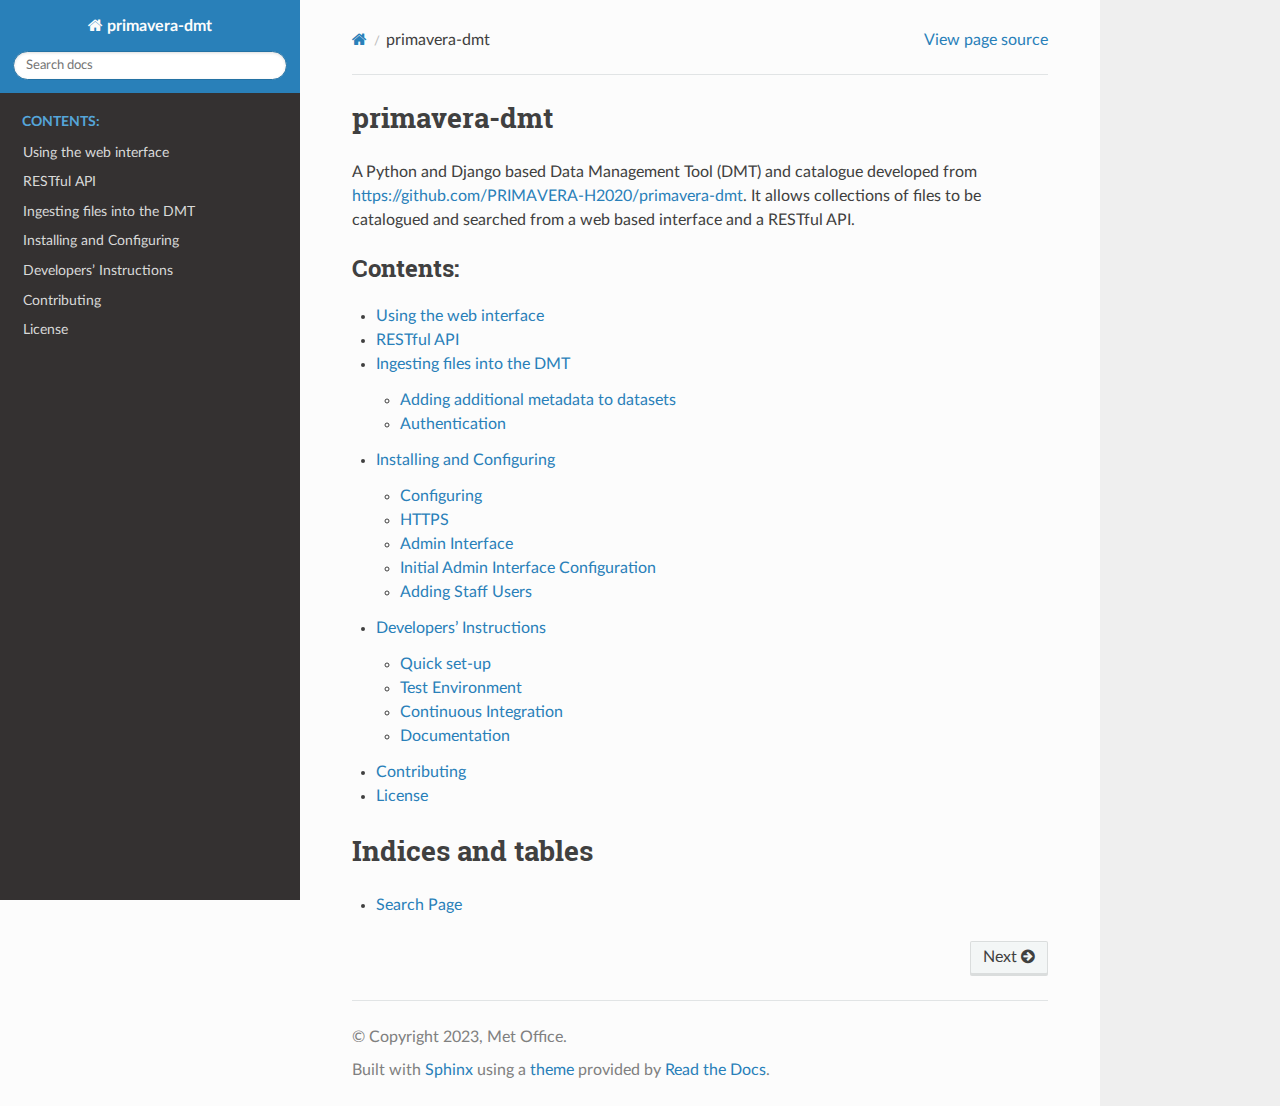
<file: index.html>
<!DOCTYPE html>
<html class="writer-html5" lang="en" >
<head>
  <meta charset="utf-8" /><meta name="generator" content="Docutils 0.17.1: http://docutils.sourceforge.net/" />

  <meta name="viewport" content="width=device-width, initial-scale=1.0" />
  <title>primavera-dmt &mdash; primavera-dmt 1.0 documentation</title>
      <link rel="stylesheet" href="_static/pygments.css" type="text/css" />
      <link rel="stylesheet" href="_static/css/theme.css" type="text/css" />
  <!--[if lt IE 9]>
    <script src="_static/js/html5shiv.min.js"></script>
  <![endif]-->
  
        <script data-url_root="./" id="documentation_options" src="_static/documentation_options.js"></script>
        <script src="_static/jquery.js"></script>
        <script src="_static/underscore.js"></script>
        <script src="_static/_sphinx_javascript_frameworks_compat.js"></script>
        <script src="_static/doctools.js"></script>
        <script src="_static/sphinx_highlight.js"></script>
    <script src="_static/js/theme.js"></script>
    <link rel="index" title="Index" href="genindex.html" />
    <link rel="search" title="Search" href="search.html" />
    <link rel="next" title="Using the web interface" href="Using.html" /> 
</head>

<body class="wy-body-for-nav"> 
  <div class="wy-grid-for-nav">
    <nav data-toggle="wy-nav-shift" class="wy-nav-side">
      <div class="wy-side-scroll">
        <div class="wy-side-nav-search" >
            <a href="#" class="icon icon-home"> primavera-dmt
          </a>
<div role="search">
  <form id="rtd-search-form" class="wy-form" action="search.html" method="get">
    <input type="text" name="q" placeholder="Search docs" />
    <input type="hidden" name="check_keywords" value="yes" />
    <input type="hidden" name="area" value="default" />
  </form>
</div>
        </div><div class="wy-menu wy-menu-vertical" data-spy="affix" role="navigation" aria-label="Navigation menu">
              <p class="caption" role="heading"><span class="caption-text">Contents:</span></p>
<ul>
<li class="toctree-l1"><a class="reference internal" href="Using.html">Using the web interface</a></li>
<li class="toctree-l1"><a class="reference internal" href="API.html">RESTful API</a></li>
<li class="toctree-l1"><a class="reference internal" href="Data_Ingestion.html">Ingesting files into the DMT</a></li>
<li class="toctree-l1"><a class="reference internal" href="Installing.html">Installing and Configuring</a></li>
<li class="toctree-l1"><a class="reference internal" href="Developing.html">Developers’ Instructions</a></li>
<li class="toctree-l1"><a class="reference internal" href="Contributing.html">Contributing</a></li>
<li class="toctree-l1"><a class="reference internal" href="License.html">License</a></li>
</ul>

        </div>
      </div>
    </nav>

    <section data-toggle="wy-nav-shift" class="wy-nav-content-wrap"><nav class="wy-nav-top" aria-label="Mobile navigation menu" >
          <i data-toggle="wy-nav-top" class="fa fa-bars"></i>
          <a href="#">primavera-dmt</a>
      </nav>

      <div class="wy-nav-content">
        <div class="rst-content">
          <div role="navigation" aria-label="Page navigation">
  <ul class="wy-breadcrumbs">
      <li><a href="#" class="icon icon-home"></a></li>
      <li class="breadcrumb-item active">primavera-dmt</li>
      <li class="wy-breadcrumbs-aside">
            <a href="_sources/index.rst.txt" rel="nofollow"> View page source</a>
      </li>
  </ul>
  <hr/>
</div>
          <div role="main" class="document" itemscope="itemscope" itemtype="http://schema.org/Article">
           <div itemprop="articleBody">
             
  <section id="primavera-dmt">
<h1>primavera-dmt<a class="headerlink" href="#primavera-dmt" title="Permalink to this heading"></a></h1>
<p>A Python and Django based Data Management Tool (DMT) and catalogue developed from
<a class="reference external" href="https://github.com/PRIMAVERA-H2020/primavera-dmt">https://github.com/PRIMAVERA-H2020/primavera-dmt</a>. It allows collections of files
to be catalogued and searched from a web based interface and a RESTful API.</p>
<div class="toctree-wrapper compound">
<p class="caption" role="heading"><span class="caption-text">Contents:</span></p>
<ul>
<li class="toctree-l1"><a class="reference internal" href="Using.html">Using the web interface</a></li>
<li class="toctree-l1"><a class="reference internal" href="API.html">RESTful API</a></li>
<li class="toctree-l1"><a class="reference internal" href="Data_Ingestion.html">Ingesting files into the DMT</a><ul>
<li class="toctree-l2"><a class="reference internal" href="Data_Ingestion.html#adding-additional-metadata-to-datasets">Adding additional metadata to datasets</a></li>
<li class="toctree-l2"><a class="reference internal" href="Data_Ingestion.html#authentication">Authentication</a></li>
</ul>
</li>
<li class="toctree-l1"><a class="reference internal" href="Installing.html">Installing and Configuring</a><ul>
<li class="toctree-l2"><a class="reference internal" href="Installing.html#configuring">Configuring</a></li>
<li class="toctree-l2"><a class="reference internal" href="Installing.html#https">HTTPS</a></li>
<li class="toctree-l2"><a class="reference internal" href="Installing.html#admin-interface">Admin Interface</a></li>
<li class="toctree-l2"><a class="reference internal" href="Installing.html#initial-admin-interface-configuration">Initial Admin Interface Configuration</a></li>
<li class="toctree-l2"><a class="reference internal" href="Installing.html#adding-staff-users">Adding Staff Users</a></li>
</ul>
</li>
<li class="toctree-l1"><a class="reference internal" href="Developing.html">Developers’ Instructions</a><ul>
<li class="toctree-l2"><a class="reference internal" href="Developing.html#quick-set-up">Quick set-up</a></li>
<li class="toctree-l2"><a class="reference internal" href="Developing.html#test-environment">Test Environment</a></li>
<li class="toctree-l2"><a class="reference internal" href="Developing.html#continuous-integration">Continuous Integration</a></li>
<li class="toctree-l2"><a class="reference internal" href="Developing.html#documentation">Documentation</a></li>
</ul>
</li>
<li class="toctree-l1"><a class="reference internal" href="Contributing.html">Contributing</a></li>
<li class="toctree-l1"><a class="reference internal" href="License.html">License</a></li>
</ul>
</div>
</section>
<section id="indices-and-tables">
<h1>Indices and tables<a class="headerlink" href="#indices-and-tables" title="Permalink to this heading"></a></h1>
<ul class="simple">
<li><p><a class="reference internal" href="search.html"><span class="std std-ref">Search Page</span></a></p></li>
</ul>
</section>


           </div>
          </div>
          <footer><div class="rst-footer-buttons" role="navigation" aria-label="Footer">
        <a href="Using.html" class="btn btn-neutral float-right" title="Using the web interface" accesskey="n" rel="next">Next <span class="fa fa-arrow-circle-right" aria-hidden="true"></span></a>
    </div>

  <hr/>

  <div role="contentinfo">
    <p>&#169; Copyright 2023, Met Office.</p>
  </div>

  Built with <a href="https://www.sphinx-doc.org/">Sphinx</a> using a
    <a href="https://github.com/readthedocs/sphinx_rtd_theme">theme</a>
    provided by <a href="https://readthedocs.org">Read the Docs</a>.
   

</footer>
        </div>
      </div>
    </section>
  </div>
  <script>
      jQuery(function () {
          SphinxRtdTheme.Navigation.enable(true);
      });
  </script> 

</body>
</html>
</file>
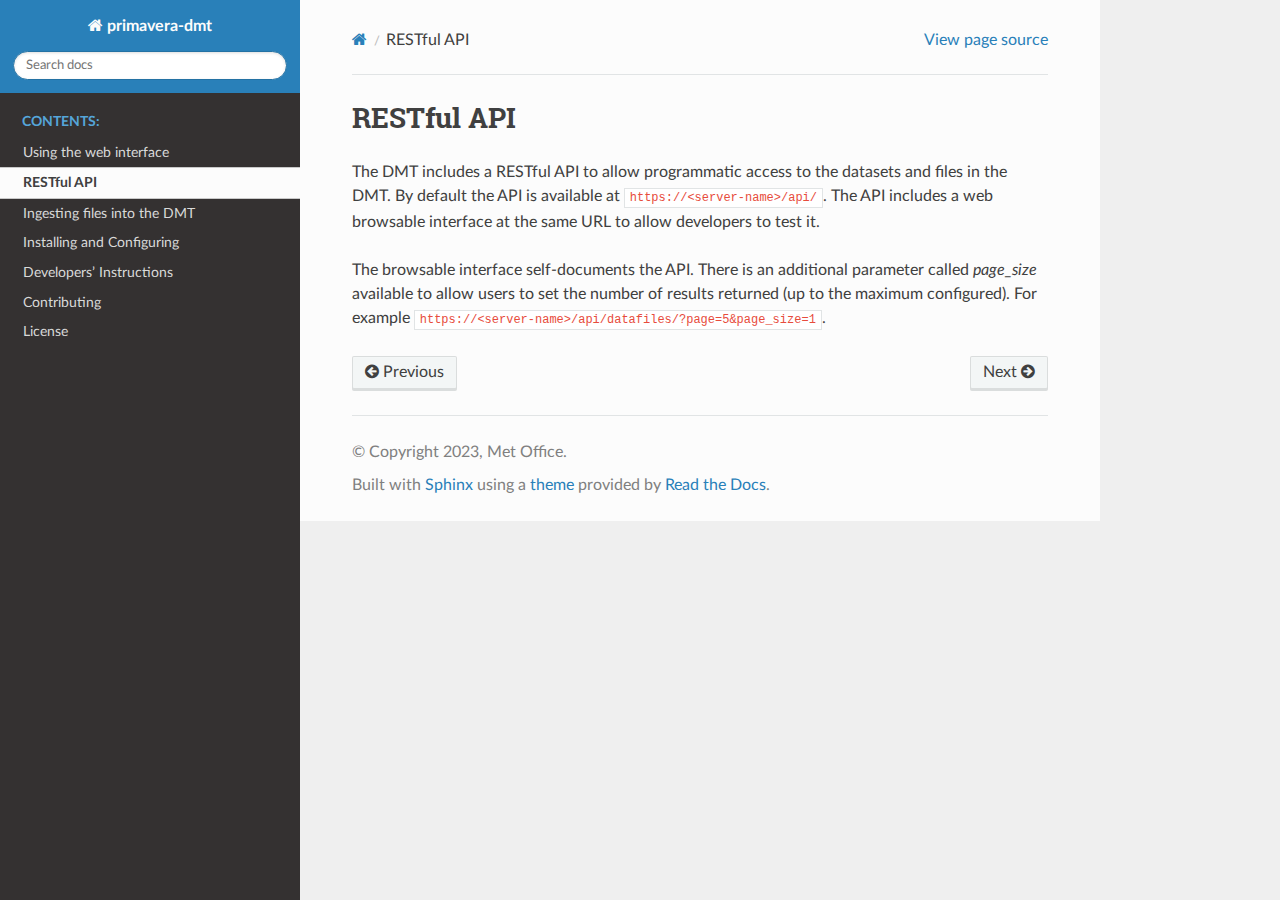
<file: API.html>
<!DOCTYPE html>
<html class="writer-html5" lang="en" >
<head>
  <meta charset="utf-8" /><meta name="generator" content="Docutils 0.17.1: http://docutils.sourceforge.net/" />

  <meta name="viewport" content="width=device-width, initial-scale=1.0" />
  <title>RESTful API &mdash; primavera-dmt 1.0 documentation</title>
      <link rel="stylesheet" href="_static/pygments.css" type="text/css" />
      <link rel="stylesheet" href="_static/css/theme.css" type="text/css" />
  <!--[if lt IE 9]>
    <script src="_static/js/html5shiv.min.js"></script>
  <![endif]-->
  
        <script data-url_root="./" id="documentation_options" src="_static/documentation_options.js"></script>
        <script src="_static/jquery.js"></script>
        <script src="_static/underscore.js"></script>
        <script src="_static/_sphinx_javascript_frameworks_compat.js"></script>
        <script src="_static/doctools.js"></script>
        <script src="_static/sphinx_highlight.js"></script>
    <script src="_static/js/theme.js"></script>
    <link rel="index" title="Index" href="genindex.html" />
    <link rel="search" title="Search" href="search.html" />
    <link rel="next" title="Ingesting files into the DMT" href="Data_Ingestion.html" />
    <link rel="prev" title="Using the web interface" href="Using.html" /> 
</head>

<body class="wy-body-for-nav"> 
  <div class="wy-grid-for-nav">
    <nav data-toggle="wy-nav-shift" class="wy-nav-side">
      <div class="wy-side-scroll">
        <div class="wy-side-nav-search" >
            <a href="index.html" class="icon icon-home"> primavera-dmt
          </a>
<div role="search">
  <form id="rtd-search-form" class="wy-form" action="search.html" method="get">
    <input type="text" name="q" placeholder="Search docs" />
    <input type="hidden" name="check_keywords" value="yes" />
    <input type="hidden" name="area" value="default" />
  </form>
</div>
        </div><div class="wy-menu wy-menu-vertical" data-spy="affix" role="navigation" aria-label="Navigation menu">
              <p class="caption" role="heading"><span class="caption-text">Contents:</span></p>
<ul class="current">
<li class="toctree-l1"><a class="reference internal" href="Using.html">Using the web interface</a></li>
<li class="toctree-l1 current"><a class="current reference internal" href="#">RESTful API</a></li>
<li class="toctree-l1"><a class="reference internal" href="Data_Ingestion.html">Ingesting files into the DMT</a></li>
<li class="toctree-l1"><a class="reference internal" href="Installing.html">Installing and Configuring</a></li>
<li class="toctree-l1"><a class="reference internal" href="Developing.html">Developers’ Instructions</a></li>
<li class="toctree-l1"><a class="reference internal" href="Contributing.html">Contributing</a></li>
<li class="toctree-l1"><a class="reference internal" href="License.html">License</a></li>
</ul>

        </div>
      </div>
    </nav>

    <section data-toggle="wy-nav-shift" class="wy-nav-content-wrap"><nav class="wy-nav-top" aria-label="Mobile navigation menu" >
          <i data-toggle="wy-nav-top" class="fa fa-bars"></i>
          <a href="index.html">primavera-dmt</a>
      </nav>

      <div class="wy-nav-content">
        <div class="rst-content">
          <div role="navigation" aria-label="Page navigation">
  <ul class="wy-breadcrumbs">
      <li><a href="index.html" class="icon icon-home"></a></li>
      <li class="breadcrumb-item active">RESTful API</li>
      <li class="wy-breadcrumbs-aside">
            <a href="_sources/API.rst.txt" rel="nofollow"> View page source</a>
      </li>
  </ul>
  <hr/>
</div>
          <div role="main" class="document" itemscope="itemscope" itemtype="http://schema.org/Article">
           <div itemprop="articleBody">
             
  <section id="restful-api">
<h1>RESTful API<a class="headerlink" href="#restful-api" title="Permalink to this heading"></a></h1>
<p>The DMT includes a RESTful API to allow programmatic access to the datasets and files in
the DMT. By default the API is available at <code class="docutils literal notranslate"><span class="pre">https://&lt;server-name&gt;/api/</span></code>. The API
includes a web browsable interface at the same URL to allow developers to test it.</p>
<p>The browsable interface self-documents the API. There is an additional parameter called
<cite>page_size</cite> available to allow users to set the number of results returned (up to the
maximum configured). For example <code class="docutils literal notranslate"><span class="pre">https://&lt;server-name&gt;/api/datafiles/?page=5&amp;page_size=1</span></code>.</p>
</section>


           </div>
          </div>
          <footer><div class="rst-footer-buttons" role="navigation" aria-label="Footer">
        <a href="Using.html" class="btn btn-neutral float-left" title="Using the web interface" accesskey="p" rel="prev"><span class="fa fa-arrow-circle-left" aria-hidden="true"></span> Previous</a>
        <a href="Data_Ingestion.html" class="btn btn-neutral float-right" title="Ingesting files into the DMT" accesskey="n" rel="next">Next <span class="fa fa-arrow-circle-right" aria-hidden="true"></span></a>
    </div>

  <hr/>

  <div role="contentinfo">
    <p>&#169; Copyright 2023, Met Office.</p>
  </div>

  Built with <a href="https://www.sphinx-doc.org/">Sphinx</a> using a
    <a href="https://github.com/readthedocs/sphinx_rtd_theme">theme</a>
    provided by <a href="https://readthedocs.org">Read the Docs</a>.
   

</footer>
        </div>
      </div>
    </section>
  </div>
  <script>
      jQuery(function () {
          SphinxRtdTheme.Navigation.enable(true);
      });
  </script> 

</body>
</html>
</file>
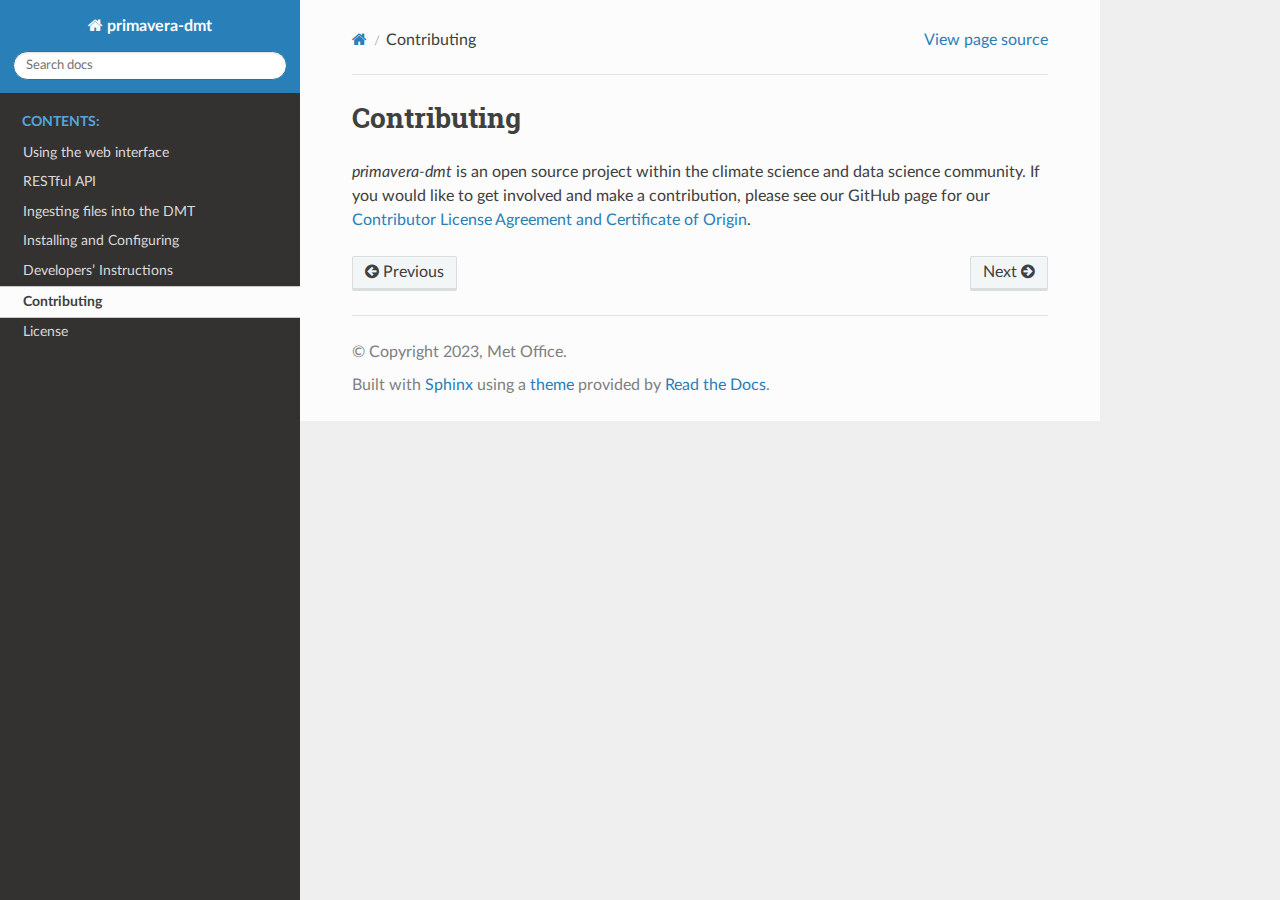
<file: Contributing.html>
<!DOCTYPE html>
<html class="writer-html5" lang="en" >
<head>
  <meta charset="utf-8" /><meta name="generator" content="Docutils 0.17.1: http://docutils.sourceforge.net/" />

  <meta name="viewport" content="width=device-width, initial-scale=1.0" />
  <title>Contributing &mdash; primavera-dmt 1.0 documentation</title>
      <link rel="stylesheet" href="_static/pygments.css" type="text/css" />
      <link rel="stylesheet" href="_static/css/theme.css" type="text/css" />
  <!--[if lt IE 9]>
    <script src="_static/js/html5shiv.min.js"></script>
  <![endif]-->
  
        <script data-url_root="./" id="documentation_options" src="_static/documentation_options.js"></script>
        <script src="_static/jquery.js"></script>
        <script src="_static/underscore.js"></script>
        <script src="_static/_sphinx_javascript_frameworks_compat.js"></script>
        <script src="_static/doctools.js"></script>
        <script src="_static/sphinx_highlight.js"></script>
    <script src="_static/js/theme.js"></script>
    <link rel="index" title="Index" href="genindex.html" />
    <link rel="search" title="Search" href="search.html" />
    <link rel="next" title="License" href="License.html" />
    <link rel="prev" title="Developers’ Instructions" href="Developing.html" /> 
</head>

<body class="wy-body-for-nav"> 
  <div class="wy-grid-for-nav">
    <nav data-toggle="wy-nav-shift" class="wy-nav-side">
      <div class="wy-side-scroll">
        <div class="wy-side-nav-search" >
            <a href="index.html" class="icon icon-home"> primavera-dmt
          </a>
<div role="search">
  <form id="rtd-search-form" class="wy-form" action="search.html" method="get">
    <input type="text" name="q" placeholder="Search docs" />
    <input type="hidden" name="check_keywords" value="yes" />
    <input type="hidden" name="area" value="default" />
  </form>
</div>
        </div><div class="wy-menu wy-menu-vertical" data-spy="affix" role="navigation" aria-label="Navigation menu">
              <p class="caption" role="heading"><span class="caption-text">Contents:</span></p>
<ul class="current">
<li class="toctree-l1"><a class="reference internal" href="Using.html">Using the web interface</a></li>
<li class="toctree-l1"><a class="reference internal" href="API.html">RESTful API</a></li>
<li class="toctree-l1"><a class="reference internal" href="Data_Ingestion.html">Ingesting files into the DMT</a></li>
<li class="toctree-l1"><a class="reference internal" href="Installing.html">Installing and Configuring</a></li>
<li class="toctree-l1"><a class="reference internal" href="Developing.html">Developers’ Instructions</a></li>
<li class="toctree-l1 current"><a class="current reference internal" href="#">Contributing</a></li>
<li class="toctree-l1"><a class="reference internal" href="License.html">License</a></li>
</ul>

        </div>
      </div>
    </nav>

    <section data-toggle="wy-nav-shift" class="wy-nav-content-wrap"><nav class="wy-nav-top" aria-label="Mobile navigation menu" >
          <i data-toggle="wy-nav-top" class="fa fa-bars"></i>
          <a href="index.html">primavera-dmt</a>
      </nav>

      <div class="wy-nav-content">
        <div class="rst-content">
          <div role="navigation" aria-label="Page navigation">
  <ul class="wy-breadcrumbs">
      <li><a href="index.html" class="icon icon-home"></a></li>
      <li class="breadcrumb-item active">Contributing</li>
      <li class="wy-breadcrumbs-aside">
            <a href="_sources/Contributing.rst.txt" rel="nofollow"> View page source</a>
      </li>
  </ul>
  <hr/>
</div>
          <div role="main" class="document" itemscope="itemscope" itemtype="http://schema.org/Article">
           <div itemprop="articleBody">
             
  <section id="contributing">
<h1>Contributing<a class="headerlink" href="#contributing" title="Permalink to this heading"></a></h1>
<p><cite>primavera-dmt</cite> is an open source project within the climate science and data
science community. If you would like to get involved and make a contribution,
please see our GitHub page for our
<a class="reference external" href="https://github.com/MetOffice/primavera-dmt/blob/master/CONTRIBUTING.md">Contributor License Agreement and Certificate of Origin</a>.</p>
</section>


           </div>
          </div>
          <footer><div class="rst-footer-buttons" role="navigation" aria-label="Footer">
        <a href="Developing.html" class="btn btn-neutral float-left" title="Developers’ Instructions" accesskey="p" rel="prev"><span class="fa fa-arrow-circle-left" aria-hidden="true"></span> Previous</a>
        <a href="License.html" class="btn btn-neutral float-right" title="License" accesskey="n" rel="next">Next <span class="fa fa-arrow-circle-right" aria-hidden="true"></span></a>
    </div>

  <hr/>

  <div role="contentinfo">
    <p>&#169; Copyright 2023, Met Office.</p>
  </div>

  Built with <a href="https://www.sphinx-doc.org/">Sphinx</a> using a
    <a href="https://github.com/readthedocs/sphinx_rtd_theme">theme</a>
    provided by <a href="https://readthedocs.org">Read the Docs</a>.
   

</footer>
        </div>
      </div>
    </section>
  </div>
  <script>
      jQuery(function () {
          SphinxRtdTheme.Navigation.enable(true);
      });
  </script> 

</body>
</html>
</file>
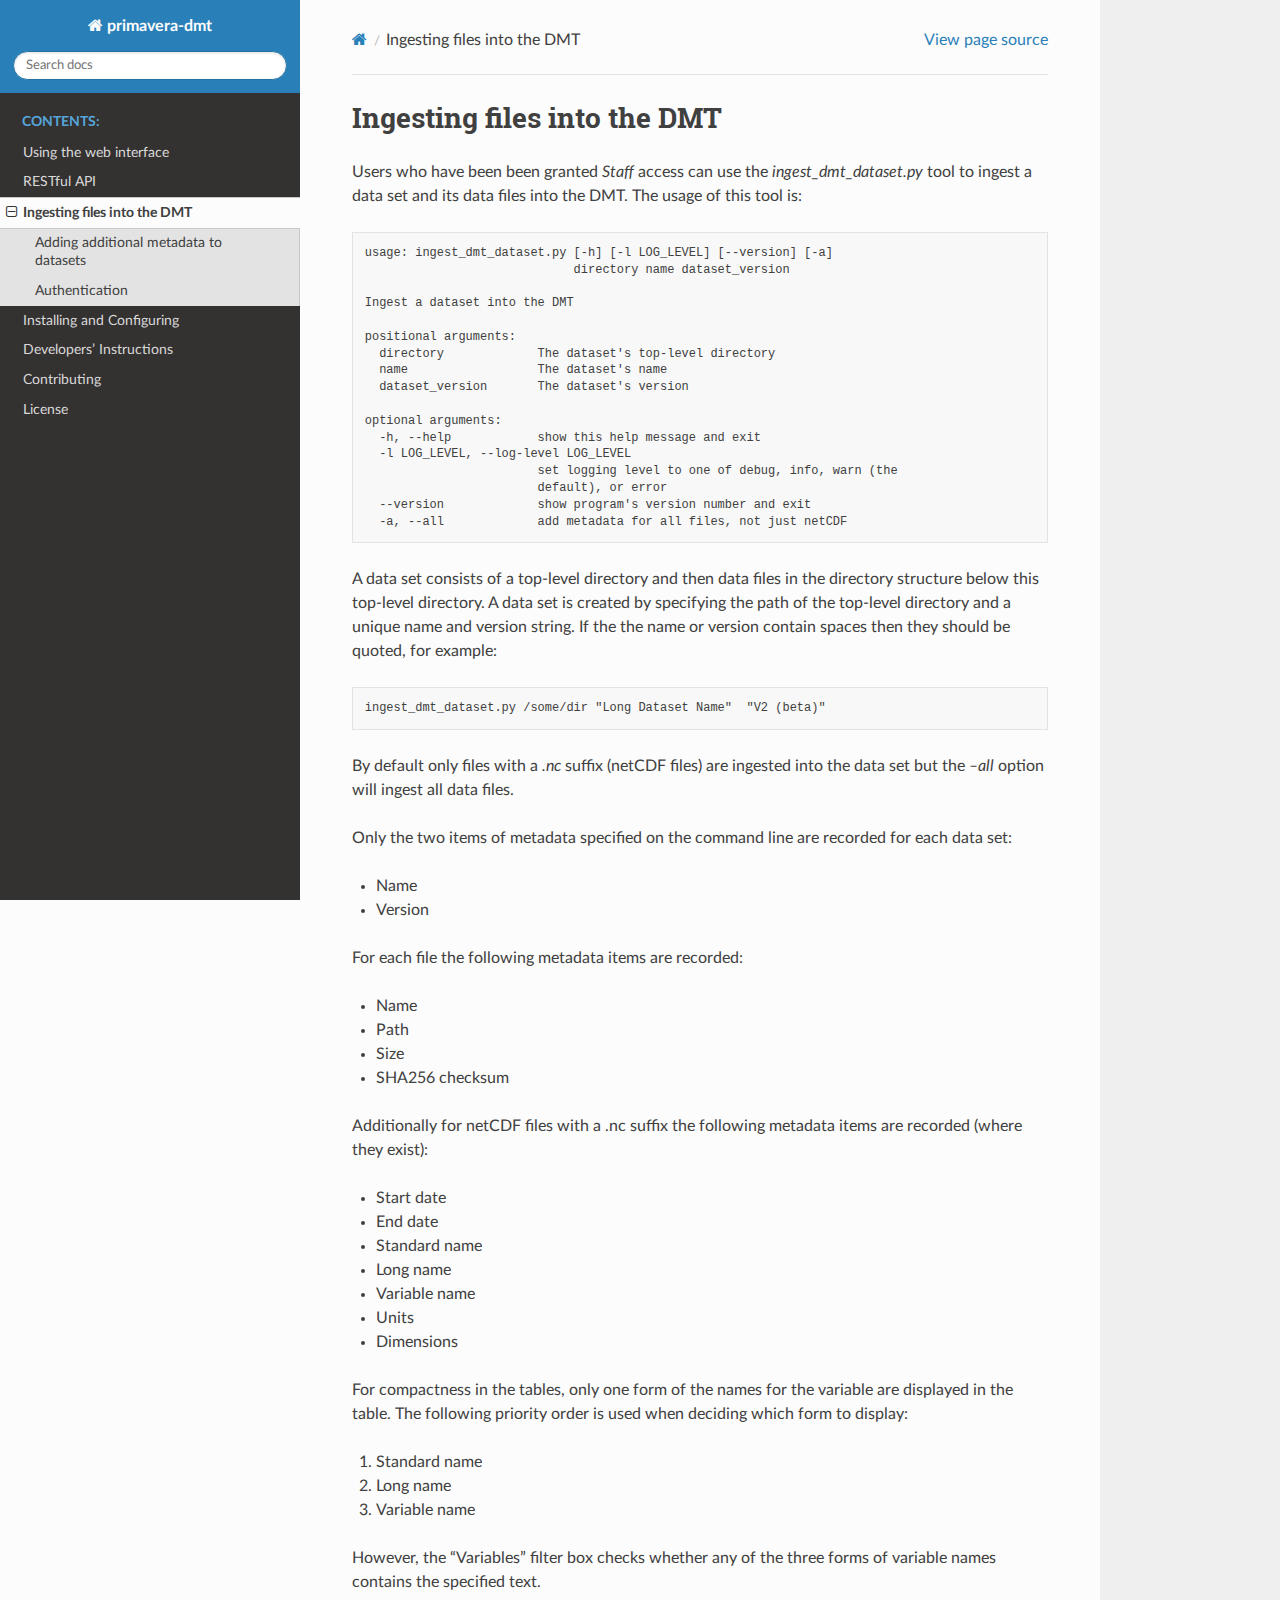
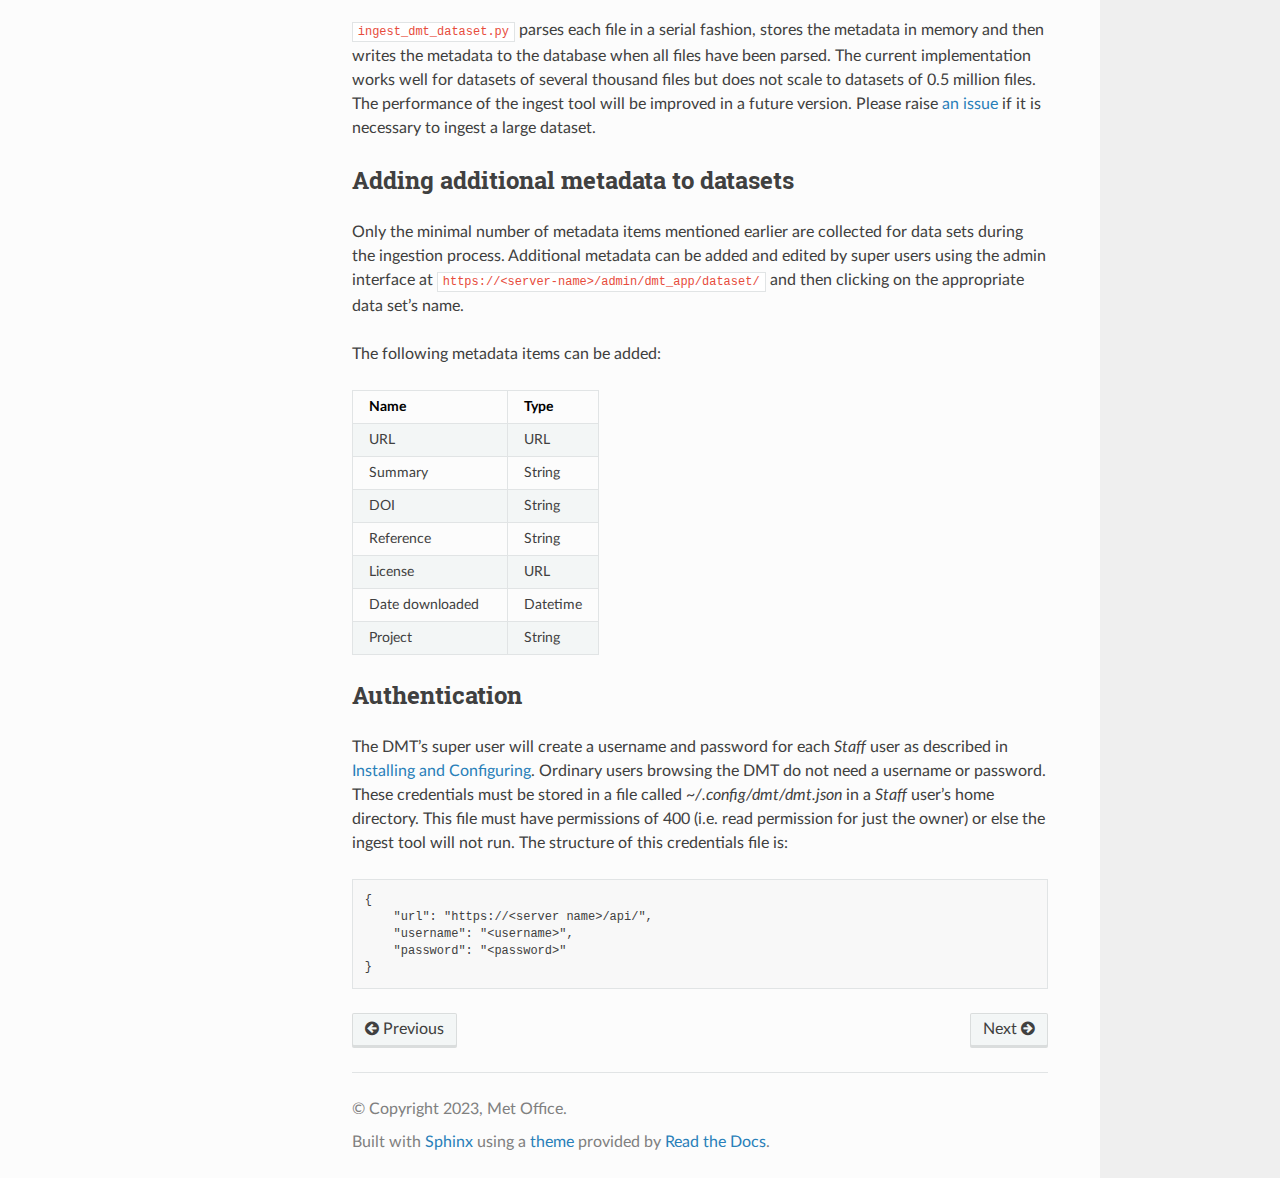
<file: Data_Ingestion.html>
<!DOCTYPE html>
<html class="writer-html5" lang="en" >
<head>
  <meta charset="utf-8" /><meta name="generator" content="Docutils 0.17.1: http://docutils.sourceforge.net/" />

  <meta name="viewport" content="width=device-width, initial-scale=1.0" />
  <title>Ingesting files into the DMT &mdash; primavera-dmt 1.0 documentation</title>
      <link rel="stylesheet" href="_static/pygments.css" type="text/css" />
      <link rel="stylesheet" href="_static/css/theme.css" type="text/css" />
  <!--[if lt IE 9]>
    <script src="_static/js/html5shiv.min.js"></script>
  <![endif]-->
  
        <script data-url_root="./" id="documentation_options" src="_static/documentation_options.js"></script>
        <script src="_static/jquery.js"></script>
        <script src="_static/underscore.js"></script>
        <script src="_static/_sphinx_javascript_frameworks_compat.js"></script>
        <script src="_static/doctools.js"></script>
        <script src="_static/sphinx_highlight.js"></script>
    <script src="_static/js/theme.js"></script>
    <link rel="index" title="Index" href="genindex.html" />
    <link rel="search" title="Search" href="search.html" />
    <link rel="next" title="Installing and Configuring" href="Installing.html" />
    <link rel="prev" title="RESTful API" href="API.html" /> 
</head>

<body class="wy-body-for-nav"> 
  <div class="wy-grid-for-nav">
    <nav data-toggle="wy-nav-shift" class="wy-nav-side">
      <div class="wy-side-scroll">
        <div class="wy-side-nav-search" >
            <a href="index.html" class="icon icon-home"> primavera-dmt
          </a>
<div role="search">
  <form id="rtd-search-form" class="wy-form" action="search.html" method="get">
    <input type="text" name="q" placeholder="Search docs" />
    <input type="hidden" name="check_keywords" value="yes" />
    <input type="hidden" name="area" value="default" />
  </form>
</div>
        </div><div class="wy-menu wy-menu-vertical" data-spy="affix" role="navigation" aria-label="Navigation menu">
              <p class="caption" role="heading"><span class="caption-text">Contents:</span></p>
<ul class="current">
<li class="toctree-l1"><a class="reference internal" href="Using.html">Using the web interface</a></li>
<li class="toctree-l1"><a class="reference internal" href="API.html">RESTful API</a></li>
<li class="toctree-l1 current"><a class="current reference internal" href="#">Ingesting files into the DMT</a><ul>
<li class="toctree-l2"><a class="reference internal" href="#adding-additional-metadata-to-datasets">Adding additional metadata to datasets</a></li>
<li class="toctree-l2"><a class="reference internal" href="#authentication">Authentication</a></li>
</ul>
</li>
<li class="toctree-l1"><a class="reference internal" href="Installing.html">Installing and Configuring</a></li>
<li class="toctree-l1"><a class="reference internal" href="Developing.html">Developers’ Instructions</a></li>
<li class="toctree-l1"><a class="reference internal" href="Contributing.html">Contributing</a></li>
<li class="toctree-l1"><a class="reference internal" href="License.html">License</a></li>
</ul>

        </div>
      </div>
    </nav>

    <section data-toggle="wy-nav-shift" class="wy-nav-content-wrap"><nav class="wy-nav-top" aria-label="Mobile navigation menu" >
          <i data-toggle="wy-nav-top" class="fa fa-bars"></i>
          <a href="index.html">primavera-dmt</a>
      </nav>

      <div class="wy-nav-content">
        <div class="rst-content">
          <div role="navigation" aria-label="Page navigation">
  <ul class="wy-breadcrumbs">
      <li><a href="index.html" class="icon icon-home"></a></li>
      <li class="breadcrumb-item active">Ingesting files into the DMT</li>
      <li class="wy-breadcrumbs-aside">
            <a href="_sources/Data_Ingestion.rst.txt" rel="nofollow"> View page source</a>
      </li>
  </ul>
  <hr/>
</div>
          <div role="main" class="document" itemscope="itemscope" itemtype="http://schema.org/Article">
           <div itemprop="articleBody">
             
  <section id="ingesting-files-into-the-dmt">
<h1>Ingesting files into the DMT<a class="headerlink" href="#ingesting-files-into-the-dmt" title="Permalink to this heading"></a></h1>
<p>Users who have been been granted <cite>Staff</cite> access can use the <cite>ingest_dmt_dataset.py</cite> tool
to ingest a data set and its data files into the DMT. The usage of this tool is:</p>
<div class="highlight-none notranslate"><div class="highlight"><pre><span></span>usage: ingest_dmt_dataset.py [-h] [-l LOG_LEVEL] [--version] [-a]
                             directory name dataset_version

Ingest a dataset into the DMT

positional arguments:
  directory             The dataset&#39;s top-level directory
  name                  The dataset&#39;s name
  dataset_version       The dataset&#39;s version

optional arguments:
  -h, --help            show this help message and exit
  -l LOG_LEVEL, --log-level LOG_LEVEL
                        set logging level to one of debug, info, warn (the
                        default), or error
  --version             show program&#39;s version number and exit
  -a, --all             add metadata for all files, not just netCDF
</pre></div>
</div>
<p>A data set consists of a top-level directory and then data files in the directory
structure below this top-level directory. A data set is created by specifying the path
of the top-level directory and a unique name and version string. If the the name or
version contain spaces then they should be quoted, for example:</p>
<div class="highlight-none notranslate"><div class="highlight"><pre><span></span>ingest_dmt_dataset.py /some/dir &quot;Long Dataset Name&quot;  &quot;V2 (beta)&quot;
</pre></div>
</div>
<p>By default only files with a <cite>.nc</cite> suffix (netCDF files) are ingested into the data set
but the <cite>–all</cite> option will ingest all data files.</p>
<p>Only the two items of metadata specified on the command line are recorded for each
data set:</p>
<ul class="simple">
<li><p>Name</p></li>
<li><p>Version</p></li>
</ul>
<p>For each file the following metadata items are recorded:</p>
<ul class="simple">
<li><p>Name</p></li>
<li><p>Path</p></li>
<li><p>Size</p></li>
<li><p>SHA256 checksum</p></li>
</ul>
<p>Additionally for netCDF files with a .nc suffix the following metadata items are
recorded (where they exist):</p>
<ul class="simple">
<li><p>Start date</p></li>
<li><p>End date</p></li>
<li><p>Standard name</p></li>
<li><p>Long name</p></li>
<li><p>Variable name</p></li>
<li><p>Units</p></li>
<li><p>Dimensions</p></li>
</ul>
<p>For compactness in the tables, only one form of the names for the variable are displayed
in the table. The following priority order is used when deciding which form to display:</p>
<ol class="arabic simple">
<li><p>Standard name</p></li>
<li><p>Long name</p></li>
<li><p>Variable name</p></li>
</ol>
<p>However, the “Variables” filter box checks whether any of the three forms of variable
names contains the specified text.</p>
<p><code class="docutils literal notranslate"><span class="pre">ingest_dmt_dataset.py</span></code> parses each file in a serial fashion, stores the metadata in
memory and then writes the metadata to the database when all files have been parsed.
The current implementation works well for datasets of several thousand files but does
not scale to datasets of 0.5 million files. The performance of the ingest tool will be
improved in a future version. Please raise <a class="reference external" href="https://github.com/MetOffice/primavera-dmt/issues/new">an issue</a> if it is necessary to ingest
a large dataset.</p>
<section id="adding-additional-metadata-to-datasets">
<h2>Adding additional metadata to datasets<a class="headerlink" href="#adding-additional-metadata-to-datasets" title="Permalink to this heading"></a></h2>
<p>Only the minimal number of metadata items mentioned earlier are collected for data sets
during the ingestion process. Additional metadata can be added and edited by super users
using the admin interface at <code class="docutils literal notranslate"><span class="pre">https://&lt;server-name&gt;/admin/dmt_app/dataset/</span></code> and then
clicking on the appropriate data set’s name.</p>
<p>The following metadata items can be added:</p>
<table class="docutils align-default">
<colgroup>
<col style="width: 63%" />
<col style="width: 37%" />
</colgroup>
<thead>
<tr class="row-odd"><th class="head"><p>Name</p></th>
<th class="head"><p>Type</p></th>
</tr>
</thead>
<tbody>
<tr class="row-even"><td><p>URL</p></td>
<td><p>URL</p></td>
</tr>
<tr class="row-odd"><td><p>Summary</p></td>
<td><p>String</p></td>
</tr>
<tr class="row-even"><td><p>DOI</p></td>
<td><p>String</p></td>
</tr>
<tr class="row-odd"><td><p>Reference</p></td>
<td><p>String</p></td>
</tr>
<tr class="row-even"><td><p>License</p></td>
<td><p>URL</p></td>
</tr>
<tr class="row-odd"><td><p>Date downloaded</p></td>
<td><p>Datetime</p></td>
</tr>
<tr class="row-even"><td><p>Project</p></td>
<td><p>String</p></td>
</tr>
</tbody>
</table>
</section>
<section id="authentication">
<h2>Authentication<a class="headerlink" href="#authentication" title="Permalink to this heading"></a></h2>
<p>The DMT’s super user will create a username and password for each <cite>Staff</cite> user as
described in <a class="reference internal" href="Installing.html"><span class="doc">Installing and Configuring</span></a>. Ordinary users browsing the DMT do not need a username
or password. These credentials must be stored in a file called <cite>~/.config/dmt/dmt.json</cite>
in a <cite>Staff</cite> user’s home directory. This file must have permissions of 400 (i.e. read
permission for just the owner) or else the ingest tool will not run. The structure of
this credentials file is:</p>
<div class="highlight-none notranslate"><div class="highlight"><pre><span></span>{
    &quot;url&quot;: &quot;https://&lt;server name&gt;/api/&quot;,
    &quot;username&quot;: &quot;&lt;username&gt;&quot;,
    &quot;password&quot;: &quot;&lt;password&gt;&quot;
}
</pre></div>
</div>
</section>
</section>


           </div>
          </div>
          <footer><div class="rst-footer-buttons" role="navigation" aria-label="Footer">
        <a href="API.html" class="btn btn-neutral float-left" title="RESTful API" accesskey="p" rel="prev"><span class="fa fa-arrow-circle-left" aria-hidden="true"></span> Previous</a>
        <a href="Installing.html" class="btn btn-neutral float-right" title="Installing and Configuring" accesskey="n" rel="next">Next <span class="fa fa-arrow-circle-right" aria-hidden="true"></span></a>
    </div>

  <hr/>

  <div role="contentinfo">
    <p>&#169; Copyright 2023, Met Office.</p>
  </div>

  Built with <a href="https://www.sphinx-doc.org/">Sphinx</a> using a
    <a href="https://github.com/readthedocs/sphinx_rtd_theme">theme</a>
    provided by <a href="https://readthedocs.org">Read the Docs</a>.
   

</footer>
        </div>
      </div>
    </section>
  </div>
  <script>
      jQuery(function () {
          SphinxRtdTheme.Navigation.enable(true);
      });
  </script> 

</body>
</html>
</file>
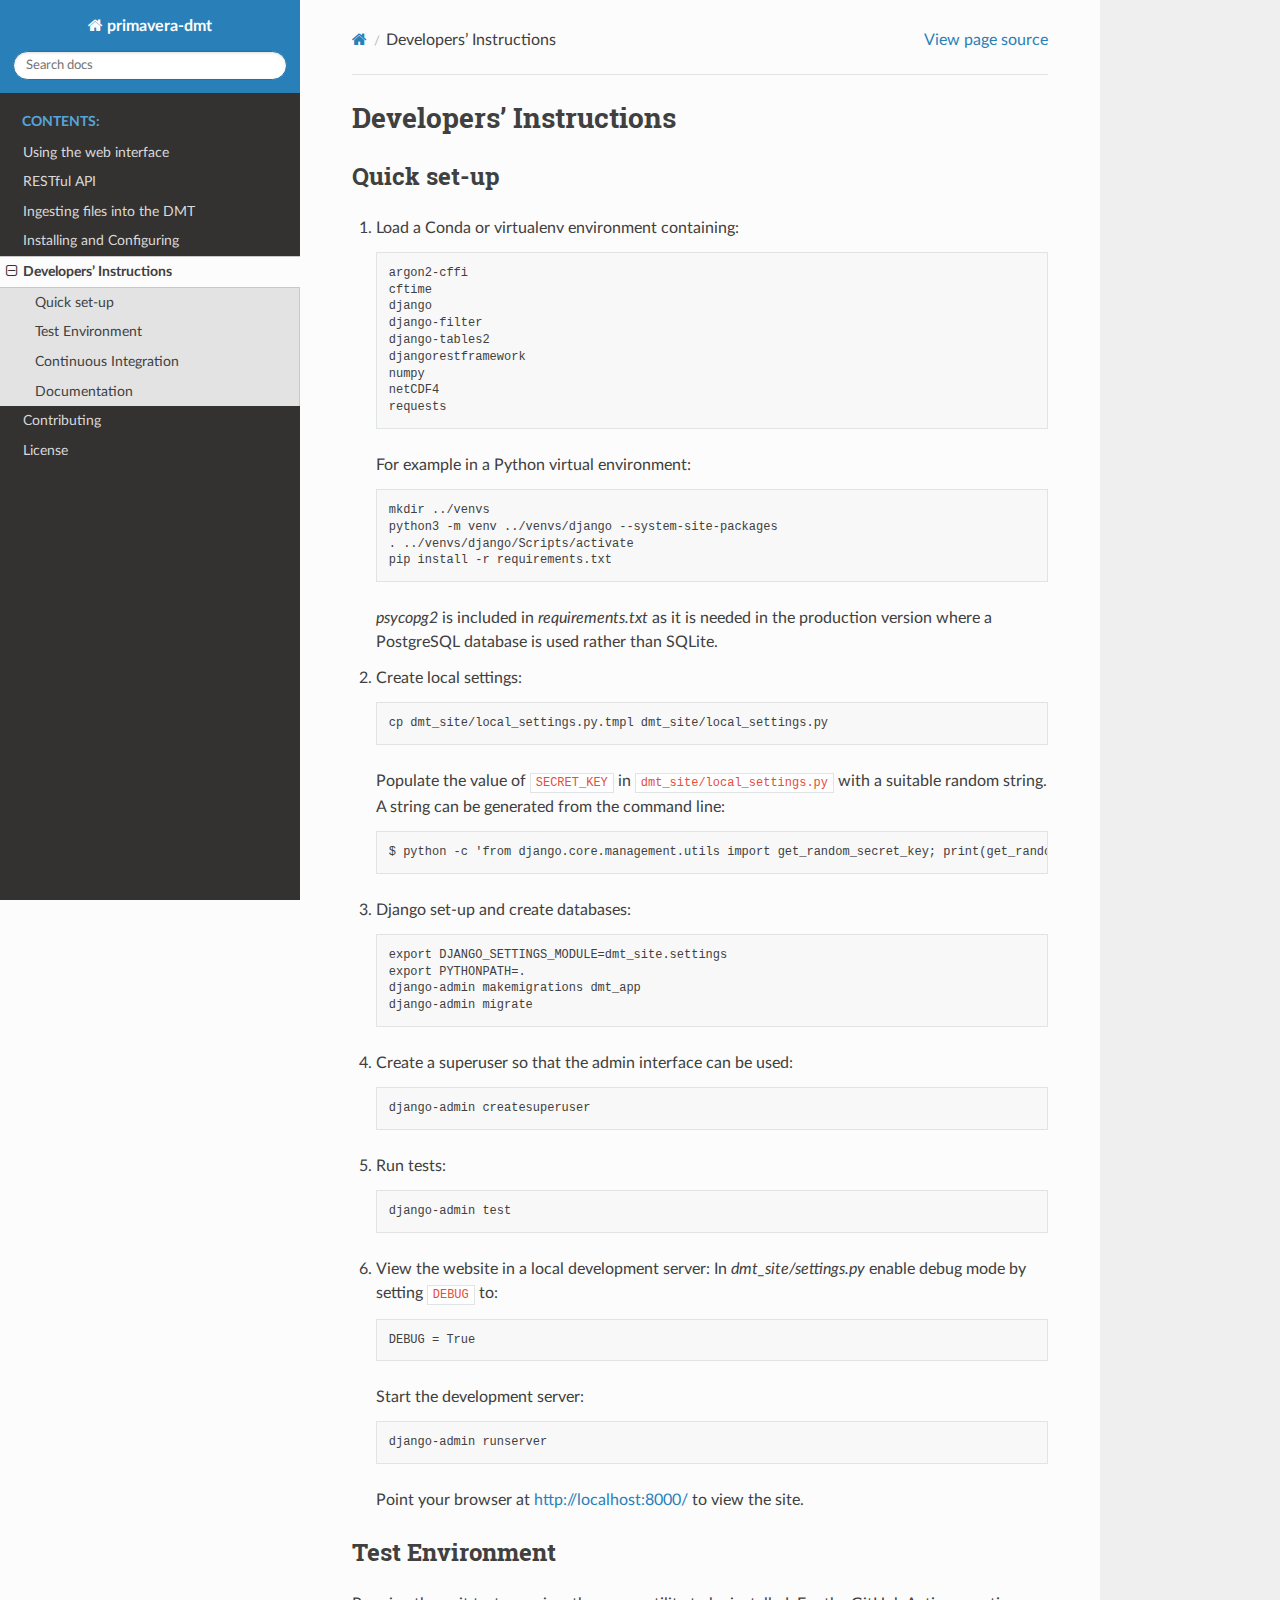
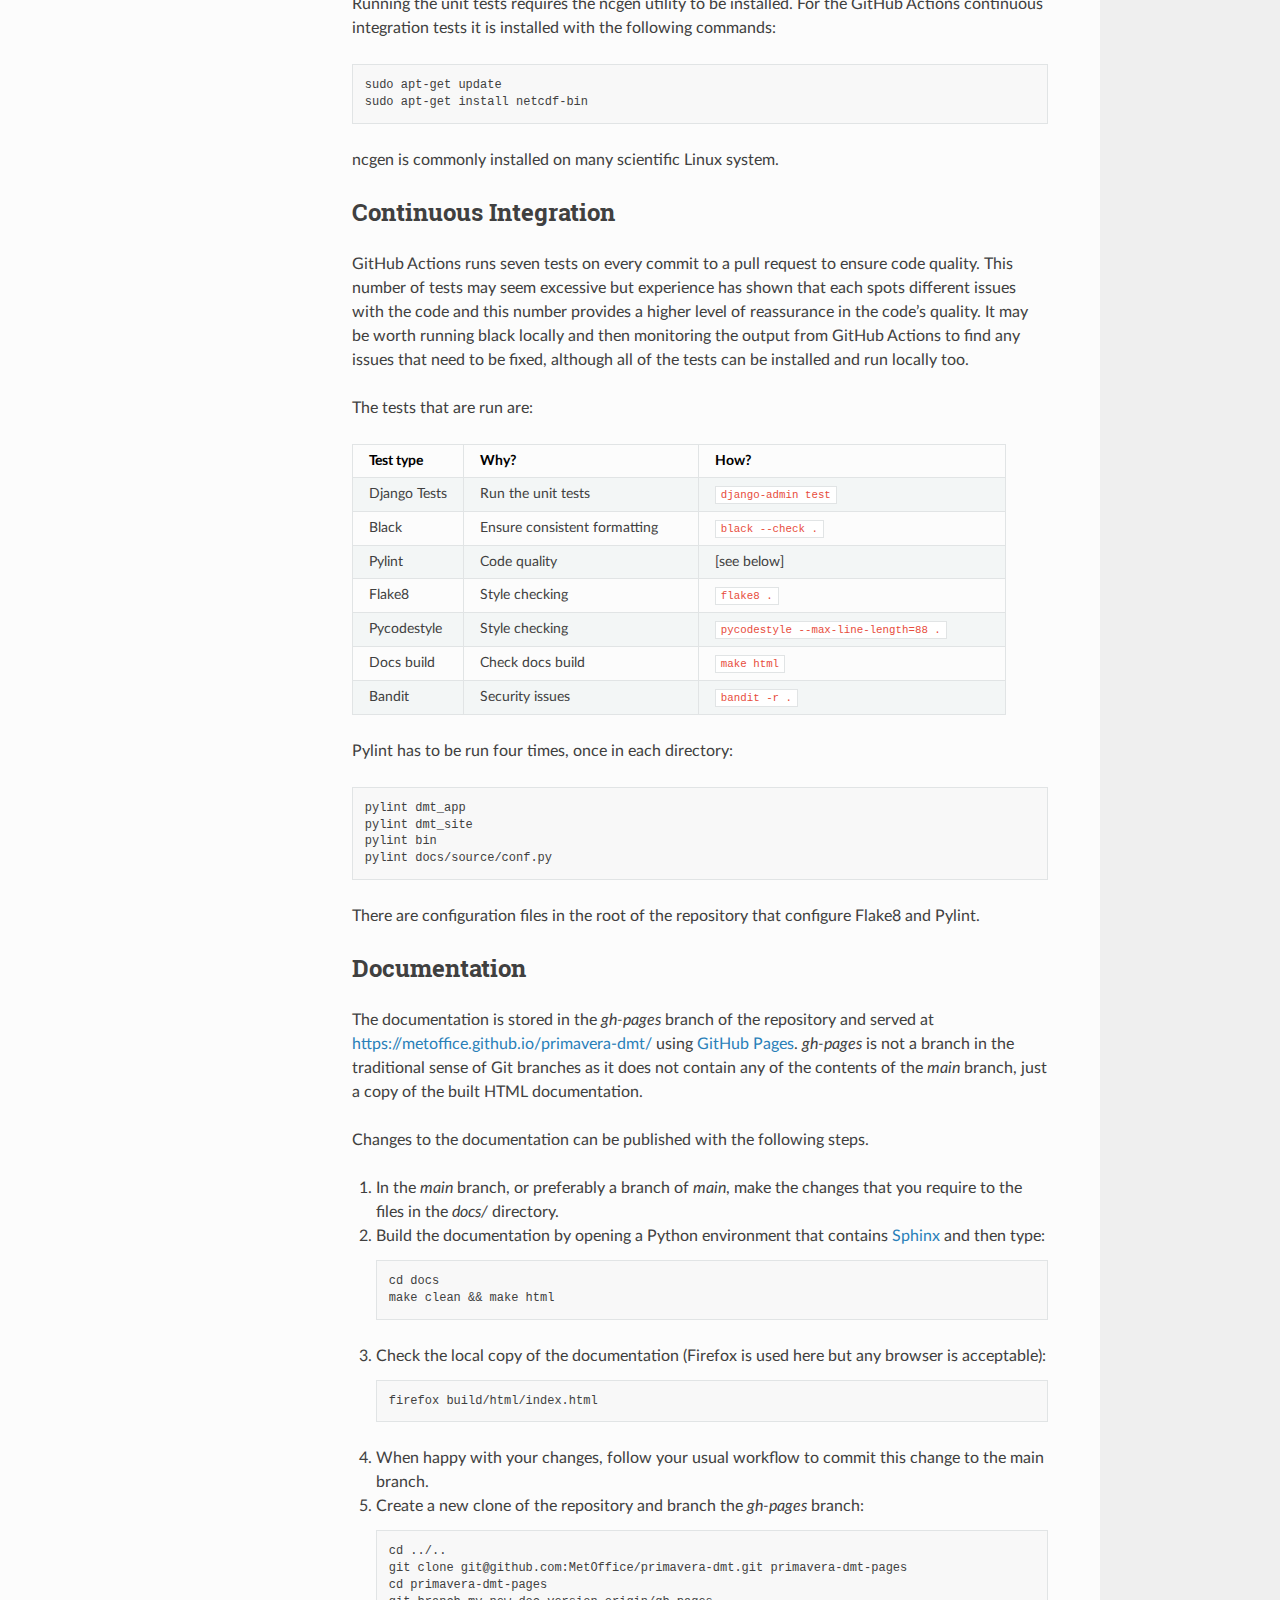
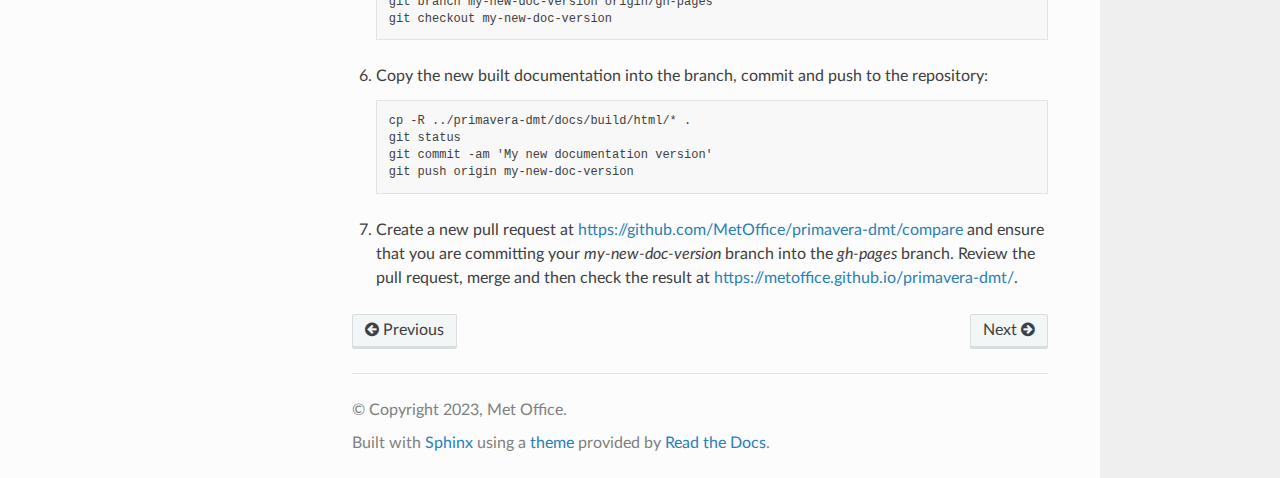
<file: Developing.html>
<!DOCTYPE html>
<html class="writer-html5" lang="en" >
<head>
  <meta charset="utf-8" /><meta name="generator" content="Docutils 0.17.1: http://docutils.sourceforge.net/" />

  <meta name="viewport" content="width=device-width, initial-scale=1.0" />
  <title>Developers’ Instructions &mdash; primavera-dmt 1.0 documentation</title>
      <link rel="stylesheet" href="_static/pygments.css" type="text/css" />
      <link rel="stylesheet" href="_static/css/theme.css" type="text/css" />
  <!--[if lt IE 9]>
    <script src="_static/js/html5shiv.min.js"></script>
  <![endif]-->
  
        <script data-url_root="./" id="documentation_options" src="_static/documentation_options.js"></script>
        <script src="_static/jquery.js"></script>
        <script src="_static/underscore.js"></script>
        <script src="_static/_sphinx_javascript_frameworks_compat.js"></script>
        <script src="_static/doctools.js"></script>
        <script src="_static/sphinx_highlight.js"></script>
    <script src="_static/js/theme.js"></script>
    <link rel="index" title="Index" href="genindex.html" />
    <link rel="search" title="Search" href="search.html" />
    <link rel="next" title="Contributing" href="Contributing.html" />
    <link rel="prev" title="Installing and Configuring" href="Installing.html" /> 
</head>

<body class="wy-body-for-nav"> 
  <div class="wy-grid-for-nav">
    <nav data-toggle="wy-nav-shift" class="wy-nav-side">
      <div class="wy-side-scroll">
        <div class="wy-side-nav-search" >
            <a href="index.html" class="icon icon-home"> primavera-dmt
          </a>
<div role="search">
  <form id="rtd-search-form" class="wy-form" action="search.html" method="get">
    <input type="text" name="q" placeholder="Search docs" />
    <input type="hidden" name="check_keywords" value="yes" />
    <input type="hidden" name="area" value="default" />
  </form>
</div>
        </div><div class="wy-menu wy-menu-vertical" data-spy="affix" role="navigation" aria-label="Navigation menu">
              <p class="caption" role="heading"><span class="caption-text">Contents:</span></p>
<ul class="current">
<li class="toctree-l1"><a class="reference internal" href="Using.html">Using the web interface</a></li>
<li class="toctree-l1"><a class="reference internal" href="API.html">RESTful API</a></li>
<li class="toctree-l1"><a class="reference internal" href="Data_Ingestion.html">Ingesting files into the DMT</a></li>
<li class="toctree-l1"><a class="reference internal" href="Installing.html">Installing and Configuring</a></li>
<li class="toctree-l1 current"><a class="current reference internal" href="#">Developers’ Instructions</a><ul>
<li class="toctree-l2"><a class="reference internal" href="#quick-set-up">Quick set-up</a></li>
<li class="toctree-l2"><a class="reference internal" href="#test-environment">Test Environment</a></li>
<li class="toctree-l2"><a class="reference internal" href="#continuous-integration">Continuous Integration</a></li>
<li class="toctree-l2"><a class="reference internal" href="#documentation">Documentation</a></li>
</ul>
</li>
<li class="toctree-l1"><a class="reference internal" href="Contributing.html">Contributing</a></li>
<li class="toctree-l1"><a class="reference internal" href="License.html">License</a></li>
</ul>

        </div>
      </div>
    </nav>

    <section data-toggle="wy-nav-shift" class="wy-nav-content-wrap"><nav class="wy-nav-top" aria-label="Mobile navigation menu" >
          <i data-toggle="wy-nav-top" class="fa fa-bars"></i>
          <a href="index.html">primavera-dmt</a>
      </nav>

      <div class="wy-nav-content">
        <div class="rst-content">
          <div role="navigation" aria-label="Page navigation">
  <ul class="wy-breadcrumbs">
      <li><a href="index.html" class="icon icon-home"></a></li>
      <li class="breadcrumb-item active">Developers’ Instructions</li>
      <li class="wy-breadcrumbs-aside">
            <a href="_sources/Developing.rst.txt" rel="nofollow"> View page source</a>
      </li>
  </ul>
  <hr/>
</div>
          <div role="main" class="document" itemscope="itemscope" itemtype="http://schema.org/Article">
           <div itemprop="articleBody">
             
  <section id="developers-instructions">
<h1>Developers’ Instructions<a class="headerlink" href="#developers-instructions" title="Permalink to this heading"></a></h1>
<section id="quick-set-up">
<h2>Quick set-up<a class="headerlink" href="#quick-set-up" title="Permalink to this heading"></a></h2>
<ol class="arabic">
<li><p>Load a Conda or virtualenv environment containing:</p>
<div class="highlight-none notranslate"><div class="highlight"><pre><span></span>argon2-cffi
cftime
django
django-filter
django-tables2
djangorestframework
numpy
netCDF4
requests
</pre></div>
</div>
<p>For example in a Python virtual environment:</p>
<div class="highlight-none notranslate"><div class="highlight"><pre><span></span>mkdir ../venvs
python3 -m venv ../venvs/django --system-site-packages
. ../venvs/django/Scripts/activate
pip install -r requirements.txt
</pre></div>
</div>
<p><cite>psycopg2</cite> is included in <cite>requirements.txt</cite> as it is needed in the production
version where a PostgreSQL database is used rather than SQLite.</p>
</li>
<li><p>Create local settings:</p>
<div class="highlight-none notranslate"><div class="highlight"><pre><span></span>cp dmt_site/local_settings.py.tmpl dmt_site/local_settings.py
</pre></div>
</div>
<p>Populate the value of <code class="docutils literal notranslate"><span class="pre">SECRET_KEY</span></code> in <code class="docutils literal notranslate"><span class="pre">dmt_site/local_settings.py</span></code>
with a suitable random string. A string can be generated from the command line:</p>
<div class="highlight-none notranslate"><div class="highlight"><pre><span></span>$ python -c &#39;from django.core.management.utils import get_random_secret_key; print(get_random_secret_key())&#39;
</pre></div>
</div>
</li>
<li><p>Django set-up and create databases:</p>
<div class="highlight-none notranslate"><div class="highlight"><pre><span></span>export DJANGO_SETTINGS_MODULE=dmt_site.settings
export PYTHONPATH=.
django-admin makemigrations dmt_app
django-admin migrate
</pre></div>
</div>
</li>
<li><p>Create a superuser so that the admin interface can be used:</p>
<div class="highlight-none notranslate"><div class="highlight"><pre><span></span>django-admin createsuperuser
</pre></div>
</div>
</li>
<li><p>Run tests:</p>
<div class="highlight-none notranslate"><div class="highlight"><pre><span></span>django-admin test
</pre></div>
</div>
</li>
<li><p>View the website in a local development server:
In <cite>dmt_site/settings.py</cite> enable debug mode by setting <code class="docutils literal notranslate"><span class="pre">DEBUG</span></code> to:</p>
<div class="highlight-none notranslate"><div class="highlight"><pre><span></span>DEBUG = True
</pre></div>
</div>
<p>Start the development server:</p>
<div class="highlight-none notranslate"><div class="highlight"><pre><span></span>django-admin runserver
</pre></div>
</div>
<p>Point your browser at <a class="reference external" href="http://localhost:8000/">http://localhost:8000/</a> to view the site.</p>
</li>
</ol>
</section>
<section id="test-environment">
<h2>Test Environment<a class="headerlink" href="#test-environment" title="Permalink to this heading"></a></h2>
<p>Running the unit tests requires the ncgen utility to be installed. For the GitHub Actions
continuous integration tests it is installed with the following commands:</p>
<div class="highlight-none notranslate"><div class="highlight"><pre><span></span>sudo apt-get update
sudo apt-get install netcdf-bin
</pre></div>
</div>
<p>ncgen is commonly installed on many scientific Linux system.</p>
</section>
<section id="continuous-integration">
<h2>Continuous Integration<a class="headerlink" href="#continuous-integration" title="Permalink to this heading"></a></h2>
<p>GitHub Actions runs seven tests on every commit to a pull request to ensure code
quality. This number of tests may seem excessive but experience has shown that each
spots different issues with the code and this number provides a higher level of
reassurance in the code’s quality. It may be worth running black locally and then
monitoring the output from GitHub Actions to find any issues that need to be fixed,
although all of the tests can be installed and run locally too.</p>
<p>The tests that are run are:</p>
<table class="docutils align-default">
<colgroup>
<col style="width: 17%" />
<col style="width: 36%" />
<col style="width: 48%" />
</colgroup>
<thead>
<tr class="row-odd"><th class="head"><p>Test type</p></th>
<th class="head"><p>Why?</p></th>
<th class="head"><p>How?</p></th>
</tr>
</thead>
<tbody>
<tr class="row-even"><td><p>Django Tests</p></td>
<td><p>Run the unit tests</p></td>
<td><p><code class="docutils literal notranslate"><span class="pre">django-admin</span> <span class="pre">test</span></code></p></td>
</tr>
<tr class="row-odd"><td><p>Black</p></td>
<td><p>Ensure consistent formatting</p></td>
<td><p><code class="docutils literal notranslate"><span class="pre">black</span> <span class="pre">--check</span> <span class="pre">.</span></code></p></td>
</tr>
<tr class="row-even"><td><p>Pylint</p></td>
<td><p>Code quality</p></td>
<td><p>[see below]</p></td>
</tr>
<tr class="row-odd"><td><p>Flake8</p></td>
<td><p>Style checking</p></td>
<td><p><code class="docutils literal notranslate"><span class="pre">flake8</span> <span class="pre">.</span></code></p></td>
</tr>
<tr class="row-even"><td><p>Pycodestyle</p></td>
<td><p>Style checking</p></td>
<td><p><code class="docutils literal notranslate"><span class="pre">pycodestyle</span> <span class="pre">--max-line-length=88</span> <span class="pre">.</span></code></p></td>
</tr>
<tr class="row-odd"><td><p>Docs build</p></td>
<td><p>Check docs build</p></td>
<td><p><code class="docutils literal notranslate"><span class="pre">make</span> <span class="pre">html</span></code></p></td>
</tr>
<tr class="row-even"><td><p>Bandit</p></td>
<td><p>Security issues</p></td>
<td><p><code class="docutils literal notranslate"><span class="pre">bandit</span> <span class="pre">-r</span> <span class="pre">.</span></code></p></td>
</tr>
</tbody>
</table>
<p>Pylint has to be run four times, once in each directory:</p>
<div class="highlight-none notranslate"><div class="highlight"><pre><span></span>pylint dmt_app
pylint dmt_site
pylint bin
pylint docs/source/conf.py
</pre></div>
</div>
<p>There are configuration files in the root of the repository that configure Flake8 and
Pylint.</p>
</section>
<section id="documentation">
<h2>Documentation<a class="headerlink" href="#documentation" title="Permalink to this heading"></a></h2>
<p>The documentation is stored in the <cite>gh-pages</cite> branch of the repository and served at
<a class="reference external" href="https://metoffice.github.io/primavera-dmt/">https://metoffice.github.io/primavera-dmt/</a> using <a class="reference external" href="https://pages.github.com/">GitHub Pages</a>.
<cite>gh-pages</cite> is not a branch in the traditional sense of Git branches as it does not contain
any of the contents of the <cite>main</cite> branch, just a copy of the built HTML documentation.</p>
<p>Changes to the documentation can be published with the following steps.</p>
<ol class="arabic">
<li><p>In the <cite>main</cite> branch, or preferably a branch of <cite>main</cite>, make the changes that you
require to the files in the <cite>docs/</cite> directory.</p></li>
<li><p>Build the documentation by opening a Python environment that contains
<a class="reference external" href="https://www.sphinx-doc.org/">Sphinx</a> and then type:</p>
<div class="highlight-none notranslate"><div class="highlight"><pre><span></span>cd docs
make clean &amp;&amp; make html
</pre></div>
</div>
</li>
<li><p>Check the local copy of the documentation (Firefox is used here but any
browser is acceptable):</p>
<div class="highlight-none notranslate"><div class="highlight"><pre><span></span>firefox build/html/index.html
</pre></div>
</div>
</li>
<li><p>When happy with your changes, follow your usual workflow to commit this change
to the main branch.</p></li>
<li><p>Create a new clone of the repository and branch the <cite>gh-pages</cite> branch:</p>
<div class="highlight-none notranslate"><div class="highlight"><pre><span></span>cd ../..
git clone git@github.com:MetOffice/primavera-dmt.git primavera-dmt-pages
cd primavera-dmt-pages
git branch my-new-doc-version origin/gh-pages
git checkout my-new-doc-version
</pre></div>
</div>
</li>
<li><p>Copy the new built documentation into the branch, commit and push to the
repository:</p>
<div class="highlight-none notranslate"><div class="highlight"><pre><span></span>cp -R ../primavera-dmt/docs/build/html/* .
git status
git commit -am &#39;My new documentation version&#39;
git push origin my-new-doc-version
</pre></div>
</div>
</li>
<li><p>Create a new pull request at <a class="reference external" href="https://github.com/MetOffice/primavera-dmt/compare">https://github.com/MetOffice/primavera-dmt/compare</a>
and ensure that you are committing your <cite>my-new-doc-version</cite> branch into the <cite>gh-pages</cite>
branch. Review the pull request, merge and then check the result at
<a class="reference external" href="https://metoffice.github.io/primavera-dmt/">https://metoffice.github.io/primavera-dmt/</a>.</p></li>
</ol>
</section>
</section>


           </div>
          </div>
          <footer><div class="rst-footer-buttons" role="navigation" aria-label="Footer">
        <a href="Installing.html" class="btn btn-neutral float-left" title="Installing and Configuring" accesskey="p" rel="prev"><span class="fa fa-arrow-circle-left" aria-hidden="true"></span> Previous</a>
        <a href="Contributing.html" class="btn btn-neutral float-right" title="Contributing" accesskey="n" rel="next">Next <span class="fa fa-arrow-circle-right" aria-hidden="true"></span></a>
    </div>

  <hr/>

  <div role="contentinfo">
    <p>&#169; Copyright 2023, Met Office.</p>
  </div>

  Built with <a href="https://www.sphinx-doc.org/">Sphinx</a> using a
    <a href="https://github.com/readthedocs/sphinx_rtd_theme">theme</a>
    provided by <a href="https://readthedocs.org">Read the Docs</a>.
   

</footer>
        </div>
      </div>
    </section>
  </div>
  <script>
      jQuery(function () {
          SphinxRtdTheme.Navigation.enable(true);
      });
  </script> 

</body>
</html>
</file>
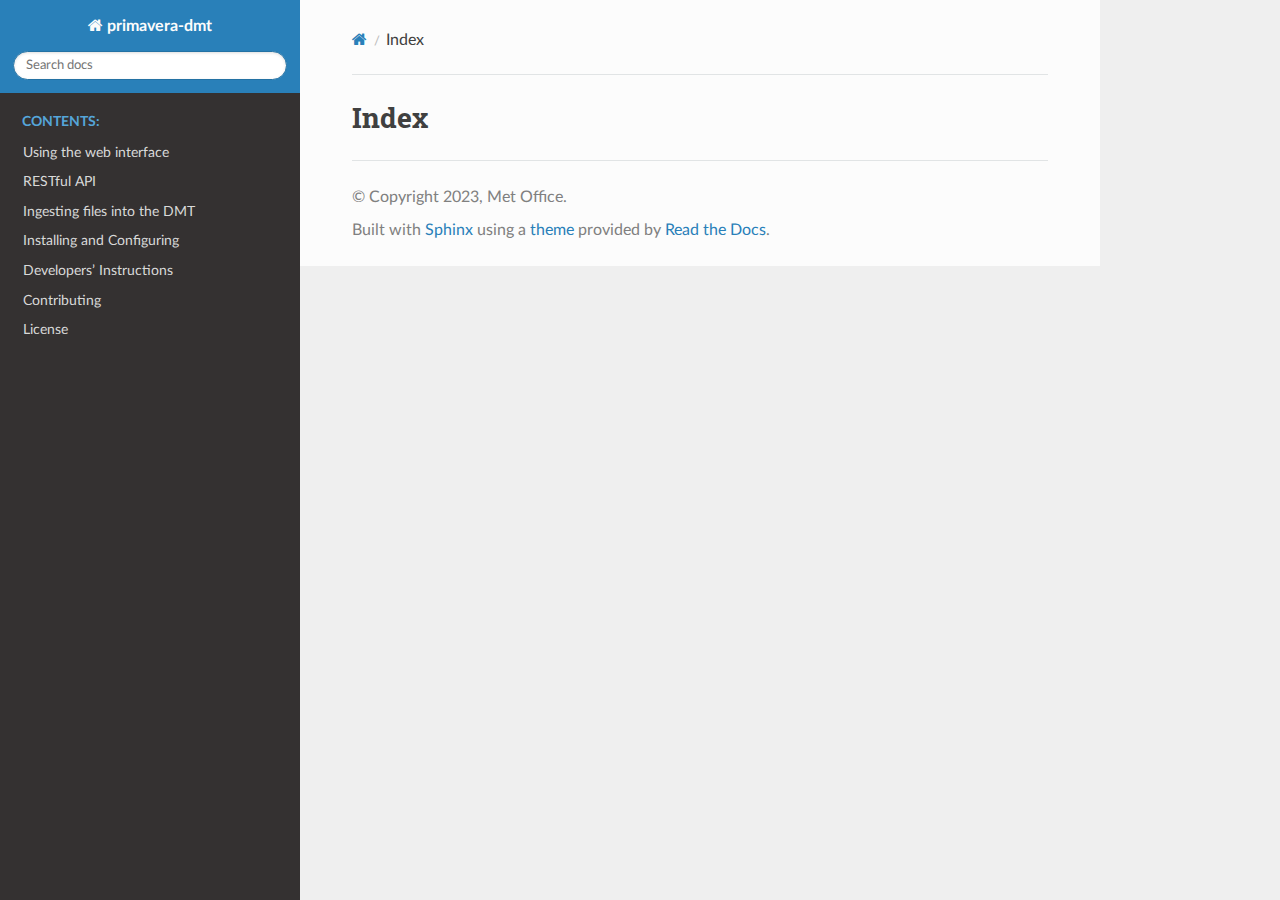
<file: genindex.html>
<!DOCTYPE html>
<html class="writer-html5" lang="en" >
<head>
  <meta charset="utf-8" />
  <meta name="viewport" content="width=device-width, initial-scale=1.0" />
  <title>Index &mdash; primavera-dmt 1.0 documentation</title>
      <link rel="stylesheet" href="_static/pygments.css" type="text/css" />
      <link rel="stylesheet" href="_static/css/theme.css" type="text/css" />
  <!--[if lt IE 9]>
    <script src="_static/js/html5shiv.min.js"></script>
  <![endif]-->
  
        <script data-url_root="./" id="documentation_options" src="_static/documentation_options.js"></script>
        <script src="_static/jquery.js"></script>
        <script src="_static/underscore.js"></script>
        <script src="_static/_sphinx_javascript_frameworks_compat.js"></script>
        <script src="_static/doctools.js"></script>
        <script src="_static/sphinx_highlight.js"></script>
    <script src="_static/js/theme.js"></script>
    <link rel="index" title="Index" href="#" />
    <link rel="search" title="Search" href="search.html" /> 
</head>

<body class="wy-body-for-nav"> 
  <div class="wy-grid-for-nav">
    <nav data-toggle="wy-nav-shift" class="wy-nav-side">
      <div class="wy-side-scroll">
        <div class="wy-side-nav-search" >
            <a href="index.html" class="icon icon-home"> primavera-dmt
          </a>
<div role="search">
  <form id="rtd-search-form" class="wy-form" action="search.html" method="get">
    <input type="text" name="q" placeholder="Search docs" />
    <input type="hidden" name="check_keywords" value="yes" />
    <input type="hidden" name="area" value="default" />
  </form>
</div>
        </div><div class="wy-menu wy-menu-vertical" data-spy="affix" role="navigation" aria-label="Navigation menu">
              <p class="caption" role="heading"><span class="caption-text">Contents:</span></p>
<ul>
<li class="toctree-l1"><a class="reference internal" href="Using.html">Using the web interface</a></li>
<li class="toctree-l1"><a class="reference internal" href="API.html">RESTful API</a></li>
<li class="toctree-l1"><a class="reference internal" href="Data_Ingestion.html">Ingesting files into the DMT</a></li>
<li class="toctree-l1"><a class="reference internal" href="Installing.html">Installing and Configuring</a></li>
<li class="toctree-l1"><a class="reference internal" href="Developing.html">Developers’ Instructions</a></li>
<li class="toctree-l1"><a class="reference internal" href="Contributing.html">Contributing</a></li>
<li class="toctree-l1"><a class="reference internal" href="License.html">License</a></li>
</ul>

        </div>
      </div>
    </nav>

    <section data-toggle="wy-nav-shift" class="wy-nav-content-wrap"><nav class="wy-nav-top" aria-label="Mobile navigation menu" >
          <i data-toggle="wy-nav-top" class="fa fa-bars"></i>
          <a href="index.html">primavera-dmt</a>
      </nav>

      <div class="wy-nav-content">
        <div class="rst-content">
          <div role="navigation" aria-label="Page navigation">
  <ul class="wy-breadcrumbs">
      <li><a href="index.html" class="icon icon-home"></a></li>
      <li class="breadcrumb-item active">Index</li>
      <li class="wy-breadcrumbs-aside">
      </li>
  </ul>
  <hr/>
</div>
          <div role="main" class="document" itemscope="itemscope" itemtype="http://schema.org/Article">
           <div itemprop="articleBody">
             

<h1 id="index">Index</h1>

<div class="genindex-jumpbox">
 
</div>


           </div>
          </div>
          <footer>

  <hr/>

  <div role="contentinfo">
    <p>&#169; Copyright 2023, Met Office.</p>
  </div>

  Built with <a href="https://www.sphinx-doc.org/">Sphinx</a> using a
    <a href="https://github.com/readthedocs/sphinx_rtd_theme">theme</a>
    provided by <a href="https://readthedocs.org">Read the Docs</a>.
   

</footer>
        </div>
      </div>
    </section>
  </div>
  <script>
      jQuery(function () {
          SphinxRtdTheme.Navigation.enable(true);
      });
  </script> 

</body>
</html>
</file>
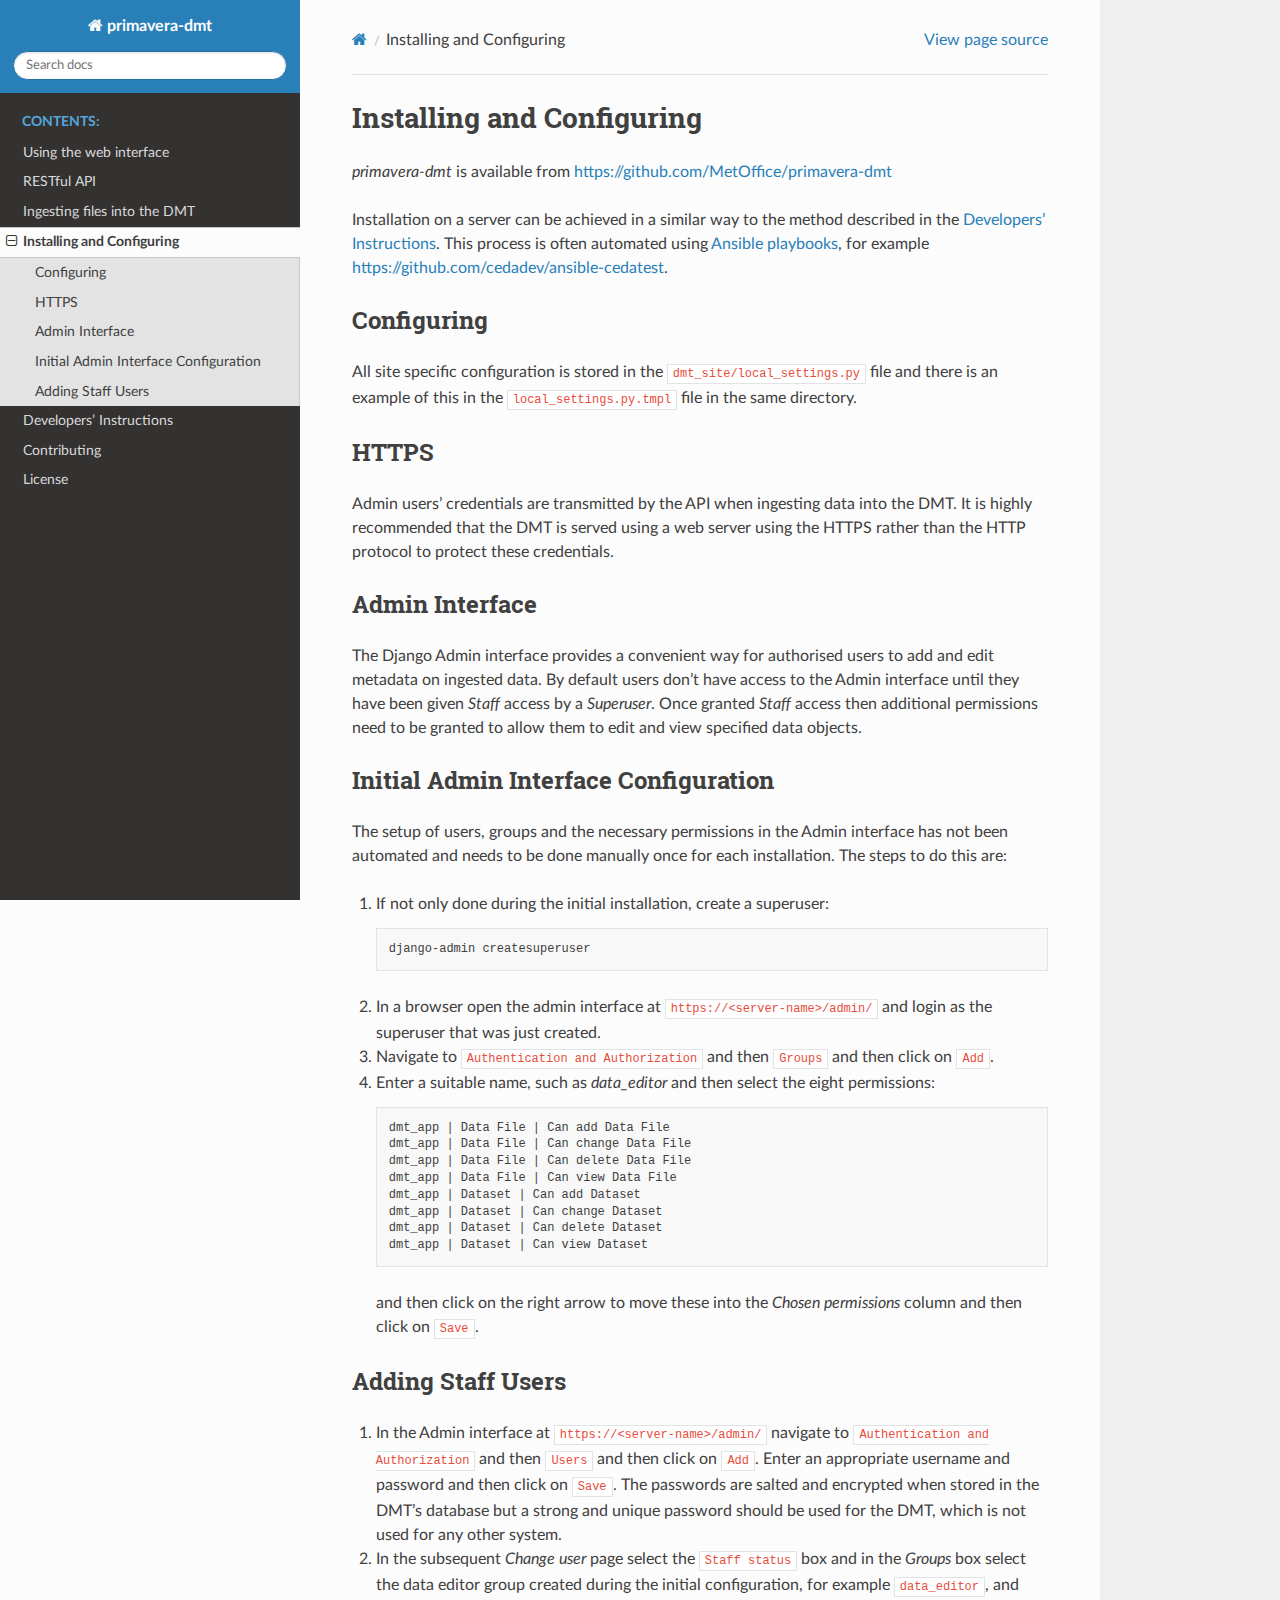
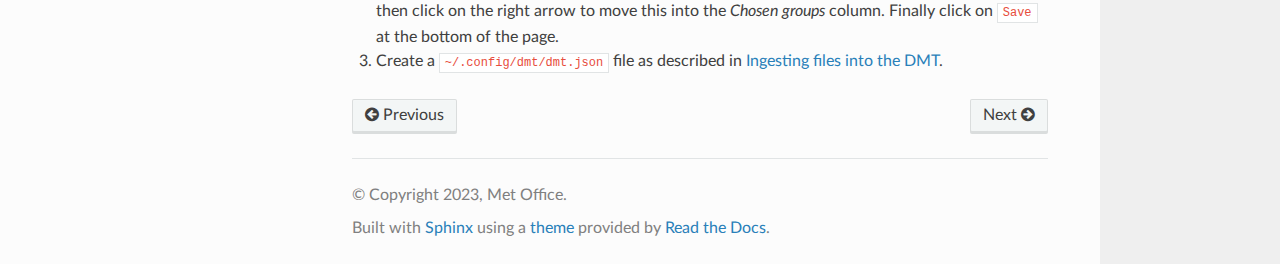
<file: Installing.html>
<!DOCTYPE html>
<html class="writer-html5" lang="en" >
<head>
  <meta charset="utf-8" /><meta name="generator" content="Docutils 0.17.1: http://docutils.sourceforge.net/" />

  <meta name="viewport" content="width=device-width, initial-scale=1.0" />
  <title>Installing and Configuring &mdash; primavera-dmt 1.0 documentation</title>
      <link rel="stylesheet" href="_static/pygments.css" type="text/css" />
      <link rel="stylesheet" href="_static/css/theme.css" type="text/css" />
  <!--[if lt IE 9]>
    <script src="_static/js/html5shiv.min.js"></script>
  <![endif]-->
  
        <script data-url_root="./" id="documentation_options" src="_static/documentation_options.js"></script>
        <script src="_static/jquery.js"></script>
        <script src="_static/underscore.js"></script>
        <script src="_static/_sphinx_javascript_frameworks_compat.js"></script>
        <script src="_static/doctools.js"></script>
        <script src="_static/sphinx_highlight.js"></script>
    <script src="_static/js/theme.js"></script>
    <link rel="index" title="Index" href="genindex.html" />
    <link rel="search" title="Search" href="search.html" />
    <link rel="next" title="Developers’ Instructions" href="Developing.html" />
    <link rel="prev" title="Ingesting files into the DMT" href="Data_Ingestion.html" /> 
</head>

<body class="wy-body-for-nav"> 
  <div class="wy-grid-for-nav">
    <nav data-toggle="wy-nav-shift" class="wy-nav-side">
      <div class="wy-side-scroll">
        <div class="wy-side-nav-search" >
            <a href="index.html" class="icon icon-home"> primavera-dmt
          </a>
<div role="search">
  <form id="rtd-search-form" class="wy-form" action="search.html" method="get">
    <input type="text" name="q" placeholder="Search docs" />
    <input type="hidden" name="check_keywords" value="yes" />
    <input type="hidden" name="area" value="default" />
  </form>
</div>
        </div><div class="wy-menu wy-menu-vertical" data-spy="affix" role="navigation" aria-label="Navigation menu">
              <p class="caption" role="heading"><span class="caption-text">Contents:</span></p>
<ul class="current">
<li class="toctree-l1"><a class="reference internal" href="Using.html">Using the web interface</a></li>
<li class="toctree-l1"><a class="reference internal" href="API.html">RESTful API</a></li>
<li class="toctree-l1"><a class="reference internal" href="Data_Ingestion.html">Ingesting files into the DMT</a></li>
<li class="toctree-l1 current"><a class="current reference internal" href="#">Installing and Configuring</a><ul>
<li class="toctree-l2"><a class="reference internal" href="#configuring">Configuring</a></li>
<li class="toctree-l2"><a class="reference internal" href="#https">HTTPS</a></li>
<li class="toctree-l2"><a class="reference internal" href="#admin-interface">Admin Interface</a></li>
<li class="toctree-l2"><a class="reference internal" href="#initial-admin-interface-configuration">Initial Admin Interface Configuration</a></li>
<li class="toctree-l2"><a class="reference internal" href="#adding-staff-users">Adding Staff Users</a></li>
</ul>
</li>
<li class="toctree-l1"><a class="reference internal" href="Developing.html">Developers’ Instructions</a></li>
<li class="toctree-l1"><a class="reference internal" href="Contributing.html">Contributing</a></li>
<li class="toctree-l1"><a class="reference internal" href="License.html">License</a></li>
</ul>

        </div>
      </div>
    </nav>

    <section data-toggle="wy-nav-shift" class="wy-nav-content-wrap"><nav class="wy-nav-top" aria-label="Mobile navigation menu" >
          <i data-toggle="wy-nav-top" class="fa fa-bars"></i>
          <a href="index.html">primavera-dmt</a>
      </nav>

      <div class="wy-nav-content">
        <div class="rst-content">
          <div role="navigation" aria-label="Page navigation">
  <ul class="wy-breadcrumbs">
      <li><a href="index.html" class="icon icon-home"></a></li>
      <li class="breadcrumb-item active">Installing and Configuring</li>
      <li class="wy-breadcrumbs-aside">
            <a href="_sources/Installing.rst.txt" rel="nofollow"> View page source</a>
      </li>
  </ul>
  <hr/>
</div>
          <div role="main" class="document" itemscope="itemscope" itemtype="http://schema.org/Article">
           <div itemprop="articleBody">
             
  <section id="installing-and-configuring">
<h1>Installing and Configuring<a class="headerlink" href="#installing-and-configuring" title="Permalink to this heading"></a></h1>
<p><cite>primavera-dmt</cite> is available from <a class="reference external" href="https://github.com/MetOffice/primavera-dmt">https://github.com/MetOffice/primavera-dmt</a></p>
<p>Installation on a server can be achieved in a similar way to the method described in
the <a class="reference internal" href="Developing.html"><span class="doc">Developers’ Instructions</span></a>. This process is often automated using
<a class="reference external" href="https://www.ansible.com/">Ansible playbooks</a>, for example
<a class="reference external" href="https://github.com/cedadev/ansible-cedatest">https://github.com/cedadev/ansible-cedatest</a>.</p>
<section id="configuring">
<h2>Configuring<a class="headerlink" href="#configuring" title="Permalink to this heading"></a></h2>
<p>All site specific configuration is stored in the <code class="docutils literal notranslate"><span class="pre">dmt_site/local_settings.py</span></code> file and
there is an example of this in the <code class="docutils literal notranslate"><span class="pre">local_settings.py.tmpl</span></code> file in the same directory.</p>
</section>
<section id="https">
<h2>HTTPS<a class="headerlink" href="#https" title="Permalink to this heading"></a></h2>
<p>Admin users’ credentials are transmitted by the API when ingesting data into the DMT. It
is highly recommended that the DMT is served using a web server using the HTTPS rather
than the HTTP protocol to protect these credentials.</p>
</section>
<section id="admin-interface">
<h2>Admin Interface<a class="headerlink" href="#admin-interface" title="Permalink to this heading"></a></h2>
<p>The Django Admin interface provides a convenient way for authorised users to add and
edit metadata on ingested data. By default users don’t have access to the Admin interface
until they have been given <cite>Staff</cite> access by a <cite>Superuser</cite>. Once granted <cite>Staff</cite> access
then additional permissions need to be granted to allow them to edit and view specified
data objects.</p>
</section>
<section id="initial-admin-interface-configuration">
<h2>Initial Admin Interface Configuration<a class="headerlink" href="#initial-admin-interface-configuration" title="Permalink to this heading"></a></h2>
<p>The setup of users, groups and the necessary permissions in the Admin interface has not
been automated and needs to be done manually once for each installation. The steps to
do this are:</p>
<ol class="arabic">
<li><p>If not only done during the initial installation, create a superuser:</p>
<div class="highlight-none notranslate"><div class="highlight"><pre><span></span>django-admin createsuperuser
</pre></div>
</div>
</li>
<li><p>In a browser open the admin interface at  <code class="docutils literal notranslate"><span class="pre">https://&lt;server-name&gt;/admin/</span></code> and login as the
superuser that was just created.</p></li>
<li><p>Navigate to <code class="docutils literal notranslate"><span class="pre">Authentication</span> <span class="pre">and</span> <span class="pre">Authorization</span></code> and then <code class="docutils literal notranslate"><span class="pre">Groups</span></code> and then click on
<code class="docutils literal notranslate"><span class="pre">Add</span></code>.</p></li>
<li><p>Enter a suitable name, such as <cite>data_editor</cite> and then select the eight permissions:</p>
<div class="highlight-none notranslate"><div class="highlight"><pre><span></span>dmt_app | Data File | Can add Data File
dmt_app | Data File | Can change Data File
dmt_app | Data File | Can delete Data File
dmt_app | Data File | Can view Data File
dmt_app | Dataset | Can add Dataset
dmt_app | Dataset | Can change Dataset
dmt_app | Dataset | Can delete Dataset
dmt_app | Dataset | Can view Dataset
</pre></div>
</div>
<p>and then click on the right arrow to move these into the <cite>Chosen permissions</cite> column and
then click on <code class="docutils literal notranslate"><span class="pre">Save</span></code>.</p>
</li>
</ol>
</section>
<section id="adding-staff-users">
<h2>Adding Staff Users<a class="headerlink" href="#adding-staff-users" title="Permalink to this heading"></a></h2>
<ol class="arabic simple">
<li><p>In the Admin interface at <code class="docutils literal notranslate"><span class="pre">https://&lt;server-name&gt;/admin/</span></code> navigate to
<code class="docutils literal notranslate"><span class="pre">Authentication</span> <span class="pre">and</span> <span class="pre">Authorization</span></code> and then <code class="docutils literal notranslate"><span class="pre">Users</span></code> and then click on
<code class="docutils literal notranslate"><span class="pre">Add</span></code>. Enter an appropriate username and password and then click on <code class="docutils literal notranslate"><span class="pre">Save</span></code>. The
passwords are salted and encrypted when stored in the DMT’s database but a strong and
unique password should be used for the DMT, which is not used for any other system.</p></li>
<li><p>In the subsequent <cite>Change user</cite> page select the <code class="docutils literal notranslate"><span class="pre">Staff</span> <span class="pre">status</span></code> box and in the <cite>Groups</cite>
box select the data editor group created during the initial configuration, for example
<code class="docutils literal notranslate"><span class="pre">data_editor</span></code>, and then click on the right arrow to move this into the <cite>Chosen groups</cite>
column. Finally click on <code class="docutils literal notranslate"><span class="pre">Save</span></code> at the bottom of the page.</p></li>
<li><p>Create a <code class="docutils literal notranslate"><span class="pre">~/.config/dmt/dmt.json</span></code> file as described in <a class="reference internal" href="Data_Ingestion.html"><span class="doc">Ingesting files into the DMT</span></a>.</p></li>
</ol>
</section>
</section>


           </div>
          </div>
          <footer><div class="rst-footer-buttons" role="navigation" aria-label="Footer">
        <a href="Data_Ingestion.html" class="btn btn-neutral float-left" title="Ingesting files into the DMT" accesskey="p" rel="prev"><span class="fa fa-arrow-circle-left" aria-hidden="true"></span> Previous</a>
        <a href="Developing.html" class="btn btn-neutral float-right" title="Developers’ Instructions" accesskey="n" rel="next">Next <span class="fa fa-arrow-circle-right" aria-hidden="true"></span></a>
    </div>

  <hr/>

  <div role="contentinfo">
    <p>&#169; Copyright 2023, Met Office.</p>
  </div>

  Built with <a href="https://www.sphinx-doc.org/">Sphinx</a> using a
    <a href="https://github.com/readthedocs/sphinx_rtd_theme">theme</a>
    provided by <a href="https://readthedocs.org">Read the Docs</a>.
   

</footer>
        </div>
      </div>
    </section>
  </div>
  <script>
      jQuery(function () {
          SphinxRtdTheme.Navigation.enable(true);
      });
  </script> 

</body>
</html>
</file>
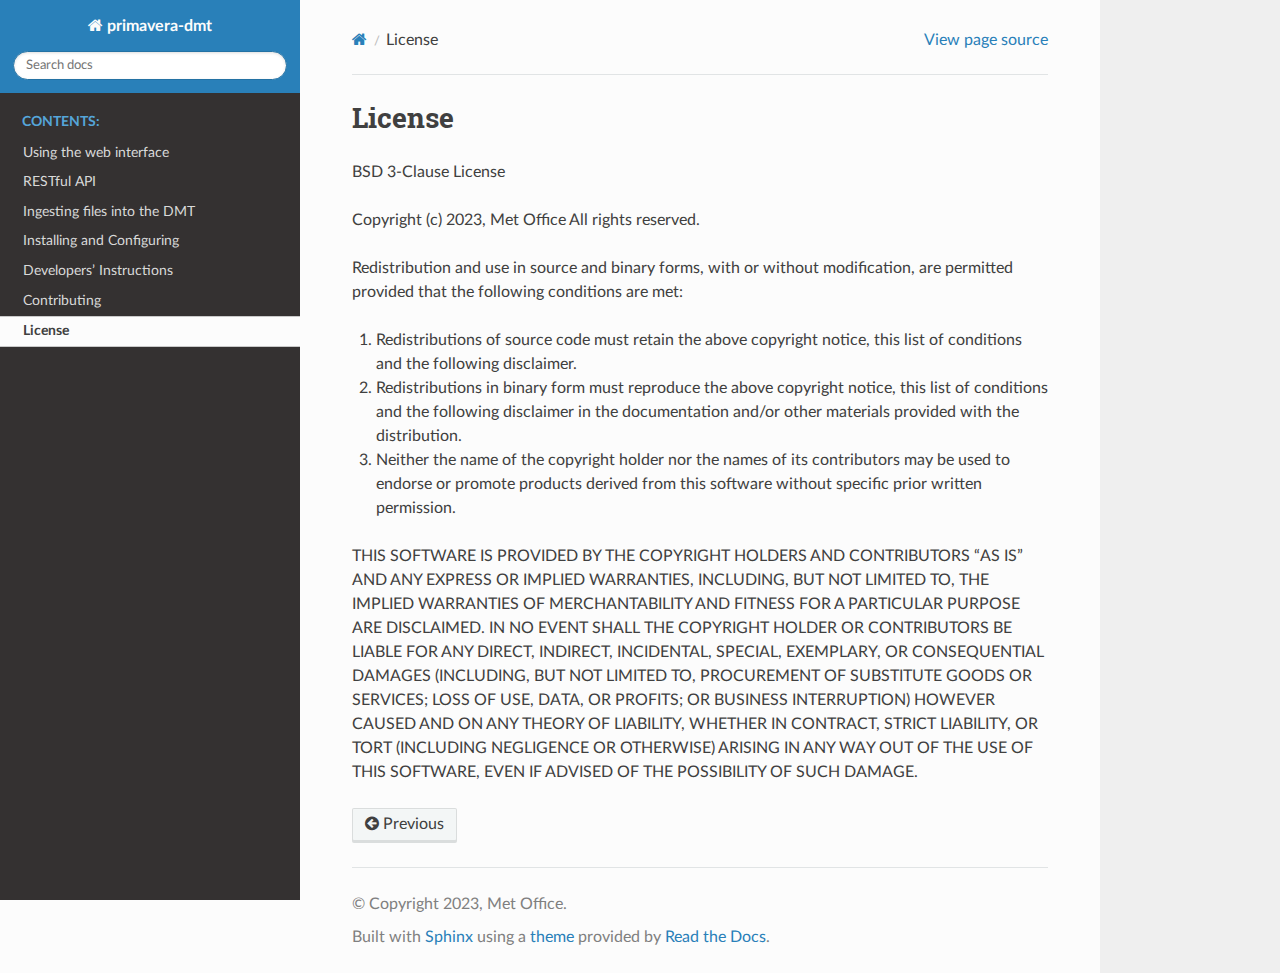
<file: License.html>
<!DOCTYPE html>
<html class="writer-html5" lang="en" >
<head>
  <meta charset="utf-8" /><meta name="generator" content="Docutils 0.17.1: http://docutils.sourceforge.net/" />

  <meta name="viewport" content="width=device-width, initial-scale=1.0" />
  <title>License &mdash; primavera-dmt 1.0 documentation</title>
      <link rel="stylesheet" href="_static/pygments.css" type="text/css" />
      <link rel="stylesheet" href="_static/css/theme.css" type="text/css" />
  <!--[if lt IE 9]>
    <script src="_static/js/html5shiv.min.js"></script>
  <![endif]-->
  
        <script data-url_root="./" id="documentation_options" src="_static/documentation_options.js"></script>
        <script src="_static/jquery.js"></script>
        <script src="_static/underscore.js"></script>
        <script src="_static/_sphinx_javascript_frameworks_compat.js"></script>
        <script src="_static/doctools.js"></script>
        <script src="_static/sphinx_highlight.js"></script>
    <script src="_static/js/theme.js"></script>
    <link rel="index" title="Index" href="genindex.html" />
    <link rel="search" title="Search" href="search.html" />
    <link rel="prev" title="Contributing" href="Contributing.html" /> 
</head>

<body class="wy-body-for-nav"> 
  <div class="wy-grid-for-nav">
    <nav data-toggle="wy-nav-shift" class="wy-nav-side">
      <div class="wy-side-scroll">
        <div class="wy-side-nav-search" >
            <a href="index.html" class="icon icon-home"> primavera-dmt
          </a>
<div role="search">
  <form id="rtd-search-form" class="wy-form" action="search.html" method="get">
    <input type="text" name="q" placeholder="Search docs" />
    <input type="hidden" name="check_keywords" value="yes" />
    <input type="hidden" name="area" value="default" />
  </form>
</div>
        </div><div class="wy-menu wy-menu-vertical" data-spy="affix" role="navigation" aria-label="Navigation menu">
              <p class="caption" role="heading"><span class="caption-text">Contents:</span></p>
<ul class="current">
<li class="toctree-l1"><a class="reference internal" href="Using.html">Using the web interface</a></li>
<li class="toctree-l1"><a class="reference internal" href="API.html">RESTful API</a></li>
<li class="toctree-l1"><a class="reference internal" href="Data_Ingestion.html">Ingesting files into the DMT</a></li>
<li class="toctree-l1"><a class="reference internal" href="Installing.html">Installing and Configuring</a></li>
<li class="toctree-l1"><a class="reference internal" href="Developing.html">Developers’ Instructions</a></li>
<li class="toctree-l1"><a class="reference internal" href="Contributing.html">Contributing</a></li>
<li class="toctree-l1 current"><a class="current reference internal" href="#">License</a></li>
</ul>

        </div>
      </div>
    </nav>

    <section data-toggle="wy-nav-shift" class="wy-nav-content-wrap"><nav class="wy-nav-top" aria-label="Mobile navigation menu" >
          <i data-toggle="wy-nav-top" class="fa fa-bars"></i>
          <a href="index.html">primavera-dmt</a>
      </nav>

      <div class="wy-nav-content">
        <div class="rst-content">
          <div role="navigation" aria-label="Page navigation">
  <ul class="wy-breadcrumbs">
      <li><a href="index.html" class="icon icon-home"></a></li>
      <li class="breadcrumb-item active">License</li>
      <li class="wy-breadcrumbs-aside">
            <a href="_sources/License.rst.txt" rel="nofollow"> View page source</a>
      </li>
  </ul>
  <hr/>
</div>
          <div role="main" class="document" itemscope="itemscope" itemtype="http://schema.org/Article">
           <div itemprop="articleBody">
             
  <section id="license">
<h1>License<a class="headerlink" href="#license" title="Permalink to this heading"></a></h1>
<p>BSD 3-Clause License</p>
<p>Copyright (c) 2023, Met Office
All rights reserved.</p>
<p>Redistribution and use in source and binary forms, with or without
modification, are permitted provided that the following conditions are met:</p>
<ol class="arabic simple">
<li><p>Redistributions of source code must retain the above copyright notice, this
list of conditions and the following disclaimer.</p></li>
<li><p>Redistributions in binary form must reproduce the above copyright notice,
this list of conditions and the following disclaimer in the documentation
and/or other materials provided with the distribution.</p></li>
<li><p>Neither the name of the copyright holder nor the names of its
contributors may be used to endorse or promote products derived from
this software without specific prior written permission.</p></li>
</ol>
<p>THIS SOFTWARE IS PROVIDED BY THE COPYRIGHT HOLDERS AND CONTRIBUTORS “AS IS”
AND ANY EXPRESS OR IMPLIED WARRANTIES, INCLUDING, BUT NOT LIMITED TO, THE
IMPLIED WARRANTIES OF MERCHANTABILITY AND FITNESS FOR A PARTICULAR PURPOSE ARE
DISCLAIMED. IN NO EVENT SHALL THE COPYRIGHT HOLDER OR CONTRIBUTORS BE LIABLE
FOR ANY DIRECT, INDIRECT, INCIDENTAL, SPECIAL, EXEMPLARY, OR CONSEQUENTIAL
DAMAGES (INCLUDING, BUT NOT LIMITED TO, PROCUREMENT OF SUBSTITUTE GOODS OR
SERVICES; LOSS OF USE, DATA, OR PROFITS; OR BUSINESS INTERRUPTION) HOWEVER
CAUSED AND ON ANY THEORY OF LIABILITY, WHETHER IN CONTRACT, STRICT LIABILITY,
OR TORT (INCLUDING NEGLIGENCE OR OTHERWISE) ARISING IN ANY WAY OUT OF THE USE
OF THIS SOFTWARE, EVEN IF ADVISED OF THE POSSIBILITY OF SUCH DAMAGE.</p>
</section>


           </div>
          </div>
          <footer><div class="rst-footer-buttons" role="navigation" aria-label="Footer">
        <a href="Contributing.html" class="btn btn-neutral float-left" title="Contributing" accesskey="p" rel="prev"><span class="fa fa-arrow-circle-left" aria-hidden="true"></span> Previous</a>
    </div>

  <hr/>

  <div role="contentinfo">
    <p>&#169; Copyright 2023, Met Office.</p>
  </div>

  Built with <a href="https://www.sphinx-doc.org/">Sphinx</a> using a
    <a href="https://github.com/readthedocs/sphinx_rtd_theme">theme</a>
    provided by <a href="https://readthedocs.org">Read the Docs</a>.
   

</footer>
        </div>
      </div>
    </section>
  </div>
  <script>
      jQuery(function () {
          SphinxRtdTheme.Navigation.enable(true);
      });
  </script> 


</body>
</html>
</file>
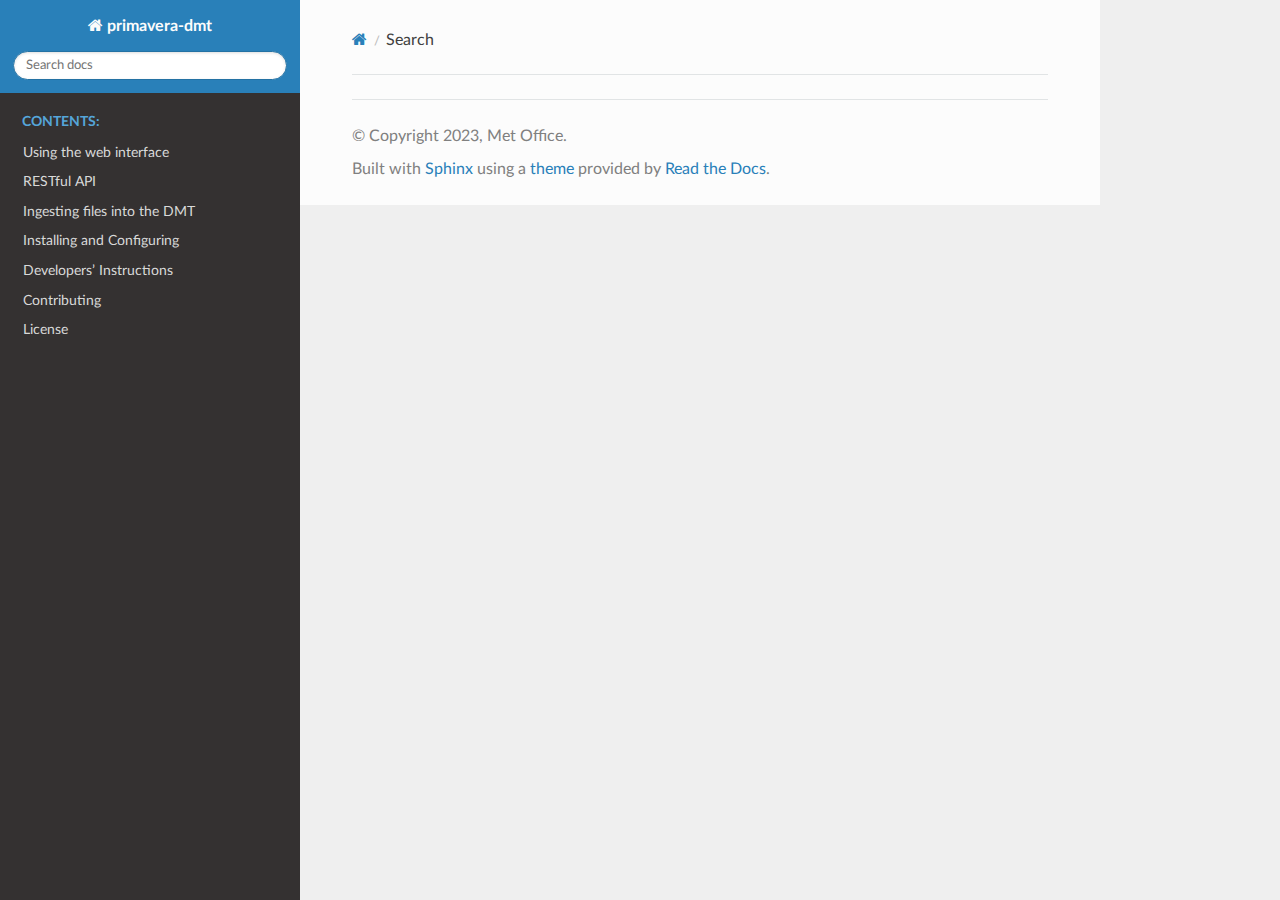
<file: search.html>
<!DOCTYPE html>
<html class="writer-html5" lang="en" >
<head>
  <meta charset="utf-8" />
  <meta name="viewport" content="width=device-width, initial-scale=1.0" />
  <title>Search &mdash; primavera-dmt 1.0 documentation</title>
      <link rel="stylesheet" href="_static/pygments.css" type="text/css" />
      <link rel="stylesheet" href="_static/css/theme.css" type="text/css" />
    
  <!--[if lt IE 9]>
    <script src="_static/js/html5shiv.min.js"></script>
  <![endif]-->
  
        <script data-url_root="./" id="documentation_options" src="_static/documentation_options.js"></script>
        <script src="_static/jquery.js"></script>
        <script src="_static/underscore.js"></script>
        <script src="_static/_sphinx_javascript_frameworks_compat.js"></script>
        <script src="_static/doctools.js"></script>
        <script src="_static/sphinx_highlight.js"></script>
    <script src="_static/js/theme.js"></script>
    <script src="_static/searchtools.js"></script>
    <script src="_static/language_data.js"></script>
    <link rel="index" title="Index" href="genindex.html" />
    <link rel="search" title="Search" href="#" /> 
</head>

<body class="wy-body-for-nav"> 
  <div class="wy-grid-for-nav">
    <nav data-toggle="wy-nav-shift" class="wy-nav-side">
      <div class="wy-side-scroll">
        <div class="wy-side-nav-search" >
            <a href="index.html" class="icon icon-home"> primavera-dmt
          </a>
<div role="search">
  <form id="rtd-search-form" class="wy-form" action="#" method="get">
    <input type="text" name="q" placeholder="Search docs" />
    <input type="hidden" name="check_keywords" value="yes" />
    <input type="hidden" name="area" value="default" />
  </form>
</div>
        </div><div class="wy-menu wy-menu-vertical" data-spy="affix" role="navigation" aria-label="Navigation menu">
              <p class="caption" role="heading"><span class="caption-text">Contents:</span></p>
<ul>
<li class="toctree-l1"><a class="reference internal" href="Using.html">Using the web interface</a></li>
<li class="toctree-l1"><a class="reference internal" href="API.html">RESTful API</a></li>
<li class="toctree-l1"><a class="reference internal" href="Data_Ingestion.html">Ingesting files into the DMT</a></li>
<li class="toctree-l1"><a class="reference internal" href="Installing.html">Installing and Configuring</a></li>
<li class="toctree-l1"><a class="reference internal" href="Developing.html">Developers’ Instructions</a></li>
<li class="toctree-l1"><a class="reference internal" href="Contributing.html">Contributing</a></li>
<li class="toctree-l1"><a class="reference internal" href="License.html">License</a></li>
</ul>

        </div>
      </div>
    </nav>

    <section data-toggle="wy-nav-shift" class="wy-nav-content-wrap"><nav class="wy-nav-top" aria-label="Mobile navigation menu" >
          <i data-toggle="wy-nav-top" class="fa fa-bars"></i>
          <a href="index.html">primavera-dmt</a>
      </nav>

      <div class="wy-nav-content">
        <div class="rst-content">
          <div role="navigation" aria-label="Page navigation">
  <ul class="wy-breadcrumbs">
      <li><a href="index.html" class="icon icon-home"></a></li>
      <li class="breadcrumb-item active">Search</li>
      <li class="wy-breadcrumbs-aside">
      </li>
  </ul>
  <hr/>
</div>
          <div role="main" class="document" itemscope="itemscope" itemtype="http://schema.org/Article">
           <div itemprop="articleBody">
             
  <noscript>
  <div id="fallback" class="admonition warning">
    <p class="last">
      Please activate JavaScript to enable the search functionality.
    </p>
  </div>
  </noscript>

  
  <div id="search-results">
  
  </div>

           </div>
          </div>
          <footer>

  <hr/>

  <div role="contentinfo">
    <p>&#169; Copyright 2023, Met Office.</p>
  </div>

  Built with <a href="https://www.sphinx-doc.org/">Sphinx</a> using a
    <a href="https://github.com/readthedocs/sphinx_rtd_theme">theme</a>
    provided by <a href="https://readthedocs.org">Read the Docs</a>.
   

</footer>
        </div>
      </div>
    </section>
  </div>
  <script>
      jQuery(function () {
          SphinxRtdTheme.Navigation.enable(true);
      });
  </script>
  <script>
    jQuery(function() { Search.loadIndex("searchindex.js"); });
  </script>
  
  <script id="searchindexloader"></script>
   


</body>
</html>
</file>
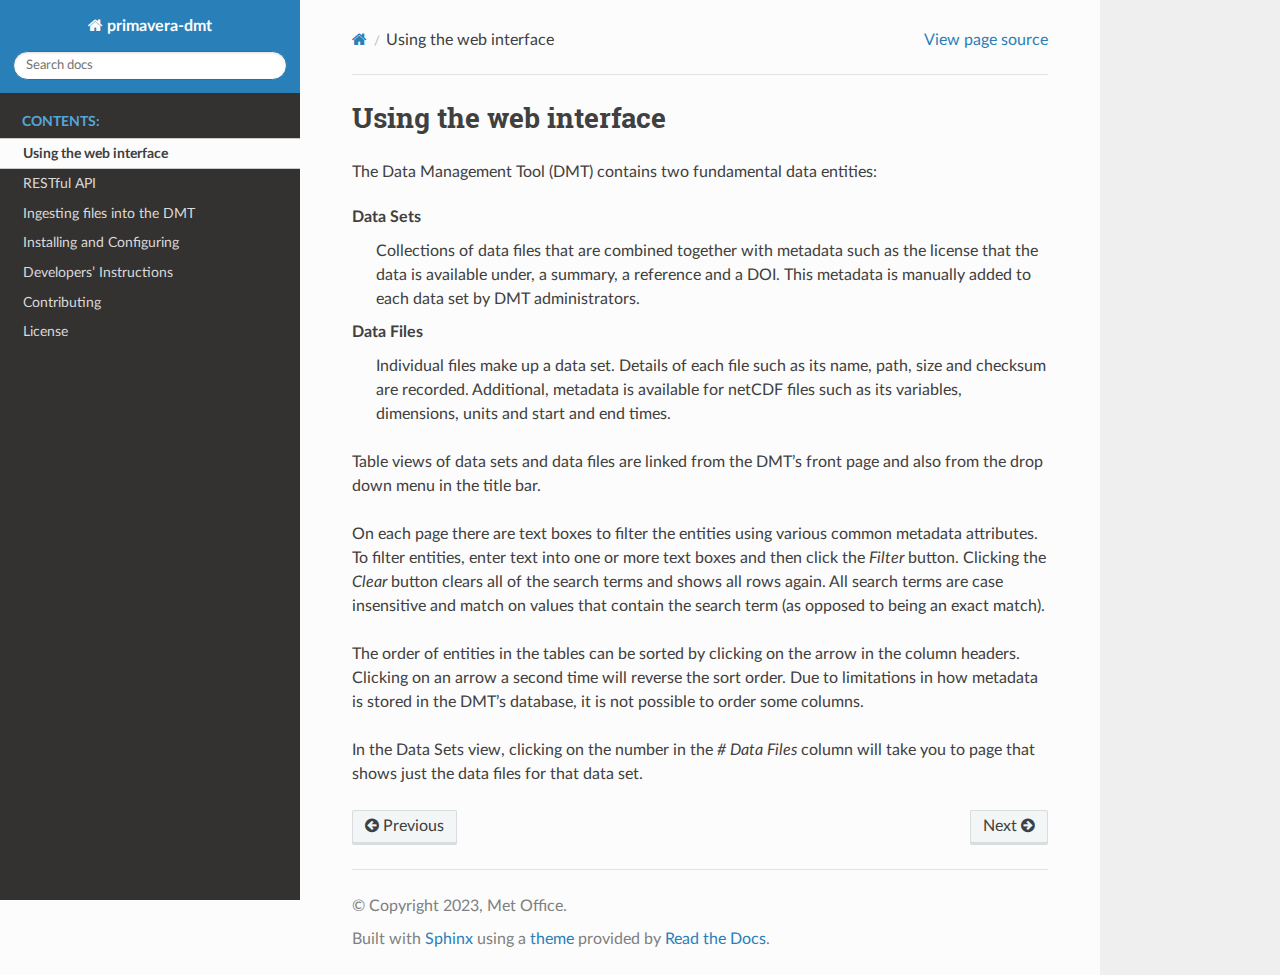
<file: Using.html>
<!DOCTYPE html>
<html class="writer-html5" lang="en" >
<head>
  <meta charset="utf-8" /><meta name="generator" content="Docutils 0.17.1: http://docutils.sourceforge.net/" />

  <meta name="viewport" content="width=device-width, initial-scale=1.0" />
  <title>Using the web interface &mdash; primavera-dmt 1.0 documentation</title>
      <link rel="stylesheet" href="_static/pygments.css" type="text/css" />
      <link rel="stylesheet" href="_static/css/theme.css" type="text/css" />
  <!--[if lt IE 9]>
    <script src="_static/js/html5shiv.min.js"></script>
  <![endif]-->
  
        <script data-url_root="./" id="documentation_options" src="_static/documentation_options.js"></script>
        <script src="_static/jquery.js"></script>
        <script src="_static/underscore.js"></script>
        <script src="_static/_sphinx_javascript_frameworks_compat.js"></script>
        <script src="_static/doctools.js"></script>
        <script src="_static/sphinx_highlight.js"></script>
    <script src="_static/js/theme.js"></script>
    <link rel="index" title="Index" href="genindex.html" />
    <link rel="search" title="Search" href="search.html" />
    <link rel="next" title="RESTful API" href="API.html" />
    <link rel="prev" title="primavera-dmt" href="index.html" /> 
</head>

<body class="wy-body-for-nav"> 
  <div class="wy-grid-for-nav">
    <nav data-toggle="wy-nav-shift" class="wy-nav-side">
      <div class="wy-side-scroll">
        <div class="wy-side-nav-search" >
            <a href="index.html" class="icon icon-home"> primavera-dmt
          </a>
<div role="search">
  <form id="rtd-search-form" class="wy-form" action="search.html" method="get">
    <input type="text" name="q" placeholder="Search docs" />
    <input type="hidden" name="check_keywords" value="yes" />
    <input type="hidden" name="area" value="default" />
  </form>
</div>
        </div><div class="wy-menu wy-menu-vertical" data-spy="affix" role="navigation" aria-label="Navigation menu">
              <p class="caption" role="heading"><span class="caption-text">Contents:</span></p>
<ul class="current">
<li class="toctree-l1 current"><a class="current reference internal" href="#">Using the web interface</a></li>
<li class="toctree-l1"><a class="reference internal" href="API.html">RESTful API</a></li>
<li class="toctree-l1"><a class="reference internal" href="Data_Ingestion.html">Ingesting files into the DMT</a></li>
<li class="toctree-l1"><a class="reference internal" href="Installing.html">Installing and Configuring</a></li>
<li class="toctree-l1"><a class="reference internal" href="Developing.html">Developers’ Instructions</a></li>
<li class="toctree-l1"><a class="reference internal" href="Contributing.html">Contributing</a></li>
<li class="toctree-l1"><a class="reference internal" href="License.html">License</a></li>
</ul>

        </div>
      </div>
    </nav>

    <section data-toggle="wy-nav-shift" class="wy-nav-content-wrap"><nav class="wy-nav-top" aria-label="Mobile navigation menu" >
          <i data-toggle="wy-nav-top" class="fa fa-bars"></i>
          <a href="index.html">primavera-dmt</a>
      </nav>

      <div class="wy-nav-content">
        <div class="rst-content">
          <div role="navigation" aria-label="Page navigation">
  <ul class="wy-breadcrumbs">
      <li><a href="index.html" class="icon icon-home"></a></li>
      <li class="breadcrumb-item active">Using the web interface</li>
      <li class="wy-breadcrumbs-aside">
            <a href="_sources/Using.rst.txt" rel="nofollow"> View page source</a>
      </li>
  </ul>
  <hr/>
</div>
          <div role="main" class="document" itemscope="itemscope" itemtype="http://schema.org/Article">
           <div itemprop="articleBody">
             
  <section id="using-the-web-interface">
<h1>Using the web interface<a class="headerlink" href="#using-the-web-interface" title="Permalink to this heading"></a></h1>
<p>The Data Management Tool (DMT) contains two fundamental data entities:</p>
<dl class="simple">
<dt>Data Sets</dt><dd><p>Collections of data files that are combined together with metadata such as the
license that the data is available under, a summary, a reference and a DOI.
This metadata is manually added to each data set by DMT administrators.</p>
</dd>
<dt>Data Files</dt><dd><p>Individual files make up a data set. Details of each file such as its name, path,
size and checksum are recorded. Additional, metadata is available for netCDF files
such as its variables, dimensions, units and start and end times.</p>
</dd>
</dl>
<p>Table views of data sets and data files are linked from the DMT’s front page and
also from the drop down menu in the title bar.</p>
<p>On each page there are text boxes to filter the entities using various common
metadata attributes. To filter entities, enter text into one or more text boxes and then
click the <cite>Filter</cite> button. Clicking the <cite>Clear</cite> button clears all of the search terms
and shows all rows again. All search terms are case insensitive and match on values
that contain the search term (as opposed to being an exact match).</p>
<p>The order of entities in the tables can be sorted by clicking
on the arrow in the column headers. Clicking on an arrow a second time will reverse the
sort order. Due to limitations in how metadata is stored in the DMT’s database, it is not
possible to order some columns.</p>
<p>In the Data Sets view, clicking on the number in the <cite># Data Files</cite> column will take you
to page that shows just the data files for that data set.</p>
</section>


           </div>
          </div>
          <footer><div class="rst-footer-buttons" role="navigation" aria-label="Footer">
        <a href="index.html" class="btn btn-neutral float-left" title="primavera-dmt" accesskey="p" rel="prev"><span class="fa fa-arrow-circle-left" aria-hidden="true"></span> Previous</a>
        <a href="API.html" class="btn btn-neutral float-right" title="RESTful API" accesskey="n" rel="next">Next <span class="fa fa-arrow-circle-right" aria-hidden="true"></span></a>
    </div>

  <hr/>

  <div role="contentinfo">
    <p>&#169; Copyright 2023, Met Office.</p>
  </div>

  Built with <a href="https://www.sphinx-doc.org/">Sphinx</a> using a
    <a href="https://github.com/readthedocs/sphinx_rtd_theme">theme</a>
    provided by <a href="https://readthedocs.org">Read the Docs</a>.
   

</footer>
        </div>
      </div>
    </section>
  </div>
  <script>
      jQuery(function () {
          SphinxRtdTheme.Navigation.enable(true);
      });
  </script> 

</body>
</html>
</file>
<file: _static/pygments.css>
pre { line-height: 125%; }
td.linenos .normal { color: inherit; background-color: transparent; padding-left: 5px; padding-right: 5px; }
span.linenos { color: inherit; background-color: transparent; padding-left: 5px; padding-right: 5px; }
td.linenos .special { color: #000000; background-color: #ffffc0; padding-left: 5px; padding-right: 5px; }
span.linenos.special { color: #000000; background-color: #ffffc0; padding-left: 5px; padding-right: 5px; }
.highlight .hll { background-color: #ffffcc }
.highlight { background: #f8f8f8; }
.highlight .c { color: #3D7B7B; font-style: italic } /* Comment */
.highlight .err { border: 1px solid #FF0000 } /* Error */
.highlight .k { color: #008000; font-weight: bold } /* Keyword */
.highlight .o { color: #666666 } /* Operator */
.highlight .ch { color: #3D7B7B; font-style: italic } /* Comment.Hashbang */
.highlight .cm { color: #3D7B7B; font-style: italic } /* Comment.Multiline */
.highlight .cp { color: #9C6500 } /* Comment.Preproc */
.highlight .cpf { color: #3D7B7B; font-style: italic } /* Comment.PreprocFile */
.highlight .c1 { color: #3D7B7B; font-style: italic } /* Comment.Single */
.highlight .cs { color: #3D7B7B; font-style: italic } /* Comment.Special */
.highlight .gd { color: #A00000 } /* Generic.Deleted */
.highlight .ge { font-style: italic } /* Generic.Emph */
.highlight .gr { color: #E40000 } /* Generic.Error */
.highlight .gh { color: #000080; font-weight: bold } /* Generic.Heading */
.highlight .gi { color: #008400 } /* Generic.Inserted */
.highlight .go { color: #717171 } /* Generic.Output */
.highlight .gp { color: #000080; font-weight: bold } /* Generic.Prompt */
.highlight .gs { font-weight: bold } /* Generic.Strong */
.highlight .gu { color: #800080; font-weight: bold } /* Generic.Subheading */
.highlight .gt { color: #0044DD } /* Generic.Traceback */
.highlight .kc { color: #008000; font-weight: bold } /* Keyword.Constant */
.highlight .kd { color: #008000; font-weight: bold } /* Keyword.Declaration */
.highlight .kn { color: #008000; font-weight: bold } /* Keyword.Namespace */
.highlight .kp { color: #008000 } /* Keyword.Pseudo */
.highlight .kr { color: #008000; font-weight: bold } /* Keyword.Reserved */
.highlight .kt { color: #B00040 } /* Keyword.Type */
.highlight .m { color: #666666 } /* Literal.Number */
.highlight .s { color: #BA2121 } /* Literal.String */
.highlight .na { color: #687822 } /* Name.Attribute */
.highlight .nb { color: #008000 } /* Name.Builtin */
.highlight .nc { color: #0000FF; font-weight: bold } /* Name.Class */
.highlight .no { color: #880000 } /* Name.Constant */
.highlight .nd { color: #AA22FF } /* Name.Decorator */
.highlight .ni { color: #717171; font-weight: bold } /* Name.Entity */
.highlight .ne { color: #CB3F38; font-weight: bold } /* Name.Exception */
.highlight .nf { color: #0000FF } /* Name.Function */
.highlight .nl { color: #767600 } /* Name.Label */
.highlight .nn { color: #0000FF; font-weight: bold } /* Name.Namespace */
.highlight .nt { color: #008000; font-weight: bold } /* Name.Tag */
.highlight .nv { color: #19177C } /* Name.Variable */
.highlight .ow { color: #AA22FF; font-weight: bold } /* Operator.Word */
.highlight .w { color: #bbbbbb } /* Text.Whitespace */
.highlight .mb { color: #666666 } /* Literal.Number.Bin */
.highlight .mf { color: #666666 } /* Literal.Number.Float */
.highlight .mh { color: #666666 } /* Literal.Number.Hex */
.highlight .mi { color: #666666 } /* Literal.Number.Integer */
.highlight .mo { color: #666666 } /* Literal.Number.Oct */
.highlight .sa { color: #BA2121 } /* Literal.String.Affix */
.highlight .sb { color: #BA2121 } /* Literal.String.Backtick */
.highlight .sc { color: #BA2121 } /* Literal.String.Char */
.highlight .dl { color: #BA2121 } /* Literal.String.Delimiter */
.highlight .sd { color: #BA2121; font-style: italic } /* Literal.String.Doc */
.highlight .s2 { color: #BA2121 } /* Literal.String.Double */
.highlight .se { color: #AA5D1F; font-weight: bold } /* Literal.String.Escape */
.highlight .sh { color: #BA2121 } /* Literal.String.Heredoc */
.highlight .si { color: #A45A77; font-weight: bold } /* Literal.String.Interpol */
.highlight .sx { color: #008000 } /* Literal.String.Other */
.highlight .sr { color: #A45A77 } /* Literal.String.Regex */
.highlight .s1 { color: #BA2121 } /* Literal.String.Single */
.highlight .ss { color: #19177C } /* Literal.String.Symbol */
.highlight .bp { color: #008000 } /* Name.Builtin.Pseudo */
.highlight .fm { color: #0000FF } /* Name.Function.Magic */
.highlight .vc { color: #19177C } /* Name.Variable.Class */
.highlight .vg { color: #19177C } /* Name.Variable.Global */
.highlight .vi { color: #19177C } /* Name.Variable.Instance */
.highlight .vm { color: #19177C } /* Name.Variable.Magic */
.highlight .il { color: #666666 } /* Literal.Number.Integer.Long */
</file>
<file: _static/css/theme.css>
html{box-sizing:border-box}*,:after,:before{box-sizing:inherit}article,aside,details,figcaption,figure,footer,header,hgroup,nav,section{display:block}audio,canvas,video{display:inline-block;*display:inline;*zoom:1}[hidden],audio:not([controls]){display:none}*{-webkit-box-sizing:border-box;-moz-box-sizing:border-box;box-sizing:border-box}html{font-size:100%;-webkit-text-size-adjust:100%;-ms-text-size-adjust:100%}body{margin:0}a:active,a:hover{outline:0}abbr[title]{border-bottom:1px dotted}b,strong{font-weight:700}blockquote{margin:0}dfn{font-style:italic}ins{background:#ff9;text-decoration:none}ins,mark{color:#000}mark{background:#ff0;font-style:italic;font-weight:700}.rst-content code,.rst-content tt,code,kbd,pre,samp{font-family:monospace,serif;_font-family:courier new,monospace;font-size:1em}pre{white-space:pre}q{quotes:none}q:after,q:before{content:"";content:none}small{font-size:85%}sub,sup{font-size:75%;line-height:0;position:relative;vertical-align:baseline}sup{top:-.5em}sub{bottom:-.25em}dl,ol,ul{margin:0;padding:0;list-style:none;list-style-image:none}li{list-style:none}dd{margin:0}img{border:0;-ms-interpolation-mode:bicubic;vertical-align:middle;max-width:100%}svg:not(:root){overflow:hidden}figure,form{margin:0}label{cursor:pointer}button,input,select,textarea{font-size:100%;margin:0;vertical-align:baseline;*vertical-align:middle}button,input{line-height:normal}button,input[type=button],input[type=reset],input[type=submit]{cursor:pointer;-webkit-appearance:button;*overflow:visible}button[disabled],input[disabled]{cursor:default}input[type=search]{-webkit-appearance:textfield;-moz-box-sizing:content-box;-webkit-box-sizing:content-box;box-sizing:content-box}textarea{resize:vertical}table{border-collapse:collapse;border-spacing:0}td{vertical-align:top}.chromeframe{margin:.2em 0;background:#ccc;color:#000;padding:.2em 0}.ir{display:block;border:0;text-indent:-999em;overflow:hidden;background-color:transparent;background-repeat:no-repeat;text-align:left;direction:ltr;*line-height:0}.ir br{display:none}.hidden{display:none!important;visibility:hidden}.visuallyhidden{border:0;clip:rect(0 0 0 0);height:1px;margin:-1px;overflow:hidden;padding:0;position:absolute;width:1px}.visuallyhidden.focusable:active,.visuallyhidden.focusable:focus{clip:auto;height:auto;margin:0;overflow:visible;position:static;width:auto}.invisible{visibility:hidden}.relative{position:relative}big,small{font-size:100%}@media print{body,html,section{background:none!important}*{box-shadow:none!important;text-shadow:none!important;filter:none!important;-ms-filter:none!important}a,a:visited{text-decoration:underline}.ir a:after,a[href^="#"]:after,a[href^="javascript:"]:after{content:""}blockquote,pre{page-break-inside:avoid}thead{display:table-header-group}img,tr{page-break-inside:avoid}img{max-width:100%!important}@page{margin:.5cm}.rst-content .toctree-wrapper>p.caption,h2,h3,p{orphans:3;widows:3}.rst-content .toctree-wrapper>p.caption,h2,h3{page-break-after:avoid}}.btn,.fa:before,.icon:before,.rst-content .admonition,.rst-content .admonition-title:before,.rst-content .admonition-todo,.rst-content .attention,.rst-content .caution,.rst-content .code-block-caption .headerlink:before,.rst-content .danger,.rst-content .eqno .headerlink:before,.rst-content .error,.rst-content .hint,.rst-content .important,.rst-content .note,.rst-content .seealso,.rst-content .tip,.rst-content .warning,.rst-content code.download span:first-child:before,.rst-content dl dt .headerlink:before,.rst-content h1 .headerlink:before,.rst-content h2 .headerlink:before,.rst-content h3 .headerlink:before,.rst-content h4 .headerlink:before,.rst-content h5 .headerlink:before,.rst-content h6 .headerlink:before,.rst-content p.caption .headerlink:before,.rst-content p .headerlink:before,.rst-content table>caption .headerlink:before,.rst-content tt.download span:first-child:before,.wy-alert,.wy-dropdown .caret:before,.wy-inline-validate.wy-inline-validate-danger .wy-input-context:before,.wy-inline-validate.wy-inline-validate-info .wy-input-context:before,.wy-inline-validate.wy-inline-validate-success .wy-input-context:before,.wy-inline-validate.wy-inline-validate-warning .wy-input-context:before,.wy-menu-vertical li.current>a button.toctree-expand:before,.wy-menu-vertical li.on a button.toctree-expand:before,.wy-menu-vertical li button.toctree-expand:before,input[type=color],input[type=date],input[type=datetime-local],input[type=datetime],input[type=email],input[type=month],input[type=number],input[type=password],input[type=search],input[type=tel],input[type=text],input[type=time],input[type=url],input[type=week],select,textarea{-webkit-font-smoothing:antialiased}.clearfix{*zoom:1}.clearfix:after,.clearfix:before{display:table;content:""}.clearfix:after{clear:both}/*!
 *  Font Awesome 4.7.0 by @davegandy - http://fontawesome.io - @fontawesome
 *  License - http://fontawesome.io/license (Font: SIL OFL 1.1, CSS: MIT License)
 */@font-face{font-family:FontAwesome;src:url(fonts/fontawesome-webfont.eot?674f50d287a8c48dc19ba404d20fe713);src:url(fonts/fontawesome-webfont.eot?674f50d287a8c48dc19ba404d20fe713?#iefix&v=4.7.0) format("embedded-opentype"),url(fonts/fontawesome-webfont.woff2?af7ae505a9eed503f8b8e6982036873e) format("woff2"),url(fonts/fontawesome-webfont.woff?fee66e712a8a08eef5805a46892932ad) format("woff"),url(fonts/fontawesome-webfont.ttf?b06871f281fee6b241d60582ae9369b9) format("truetype"),url(fonts/fontawesome-webfont.svg?912ec66d7572ff821749319396470bde#fontawesomeregular) format("svg");font-weight:400;font-style:normal}.fa,.icon,.rst-content .admonition-title,.rst-content .code-block-caption .headerlink,.rst-content .eqno .headerlink,.rst-content code.download span:first-child,.rst-content dl dt .headerlink,.rst-content h1 .headerlink,.rst-content h2 .headerlink,.rst-content h3 .headerlink,.rst-content h4 .headerlink,.rst-content h5 .headerlink,.rst-content h6 .headerlink,.rst-content p.caption .headerlink,.rst-content p .headerlink,.rst-content table>caption .headerlink,.rst-content tt.download span:first-child,.wy-menu-vertical li.current>a button.toctree-expand,.wy-menu-vertical li.on a button.toctree-expand,.wy-menu-vertical li button.toctree-expand{display:inline-block;font:normal normal normal 14px/1 FontAwesome;font-size:inherit;text-rendering:auto;-webkit-font-smoothing:antialiased;-moz-osx-font-smoothing:grayscale}.fa-lg{font-size:1.33333em;line-height:.75em;vertical-align:-15%}.fa-2x{font-size:2em}.fa-3x{font-size:3em}.fa-4x{font-size:4em}.fa-5x{font-size:5em}.fa-fw{width:1.28571em;text-align:center}.fa-ul{padding-left:0;margin-left:2.14286em;list-style-type:none}.fa-ul>li{position:relative}.fa-li{position:absolute;left:-2.14286em;width:2.14286em;top:.14286em;text-align:center}.fa-li.fa-lg{left:-1.85714em}.fa-border{padding:.2em .25em .15em;border:.08em solid #eee;border-radius:.1em}.fa-pull-left{float:left}.fa-pull-right{float:right}.fa-pull-left.icon,.fa.fa-pull-left,.rst-content .code-block-caption .fa-pull-left.headerlink,.rst-content .eqno .fa-pull-left.headerlink,.rst-content .fa-pull-left.admonition-title,.rst-content code.download span.fa-pull-left:first-child,.rst-content dl dt .fa-pull-left.headerlink,.rst-content h1 .fa-pull-left.headerlink,.rst-content h2 .fa-pull-left.headerlink,.rst-content h3 .fa-pull-left.headerlink,.rst-content h4 .fa-pull-left.headerlink,.rst-content h5 .fa-pull-left.headerlink,.rst-content h6 .fa-pull-left.headerlink,.rst-content p .fa-pull-left.headerlink,.rst-content table>caption .fa-pull-left.headerlink,.rst-content tt.download span.fa-pull-left:first-child,.wy-menu-vertical li.current>a button.fa-pull-left.toctree-expand,.wy-menu-vertical li.on a button.fa-pull-left.toctree-expand,.wy-menu-vertical li button.fa-pull-left.toctree-expand{margin-right:.3em}.fa-pull-right.icon,.fa.fa-pull-right,.rst-content .code-block-caption .fa-pull-right.headerlink,.rst-content .eqno .fa-pull-right.headerlink,.rst-content .fa-pull-right.admonition-title,.rst-content code.download span.fa-pull-right:first-child,.rst-content dl dt .fa-pull-right.headerlink,.rst-content h1 .fa-pull-right.headerlink,.rst-content h2 .fa-pull-right.headerlink,.rst-content h3 .fa-pull-right.headerlink,.rst-content h4 .fa-pull-right.headerlink,.rst-content h5 .fa-pull-right.headerlink,.rst-content h6 .fa-pull-right.headerlink,.rst-content p .fa-pull-right.headerlink,.rst-content table>caption .fa-pull-right.headerlink,.rst-content tt.download span.fa-pull-right:first-child,.wy-menu-vertical li.current>a button.fa-pull-right.toctree-expand,.wy-menu-vertical li.on a button.fa-pull-right.toctree-expand,.wy-menu-vertical li button.fa-pull-right.toctree-expand{margin-left:.3em}.pull-right{float:right}.pull-left{float:left}.fa.pull-left,.pull-left.icon,.rst-content .code-block-caption .pull-left.headerlink,.rst-content .eqno .pull-left.headerlink,.rst-content .pull-left.admonition-title,.rst-content code.download span.pull-left:first-child,.rst-content dl dt .pull-left.headerlink,.rst-content h1 .pull-left.headerlink,.rst-content h2 .pull-left.headerlink,.rst-content h3 .pull-left.headerlink,.rst-content h4 .pull-left.headerlink,.rst-content h5 .pull-left.headerlink,.rst-content h6 .pull-left.headerlink,.rst-content p .pull-left.headerlink,.rst-content table>caption .pull-left.headerlink,.rst-content tt.download span.pull-left:first-child,.wy-menu-vertical li.current>a button.pull-left.toctree-expand,.wy-menu-vertical li.on a button.pull-left.toctree-expand,.wy-menu-vertical li button.pull-left.toctree-expand{margin-right:.3em}.fa.pull-right,.pull-right.icon,.rst-content .code-block-caption .pull-right.headerlink,.rst-content .eqno .pull-right.headerlink,.rst-content .pull-right.admonition-title,.rst-content code.download span.pull-right:first-child,.rst-content dl dt .pull-right.headerlink,.rst-content h1 .pull-right.headerlink,.rst-content h2 .pull-right.headerlink,.rst-content h3 .pull-right.headerlink,.rst-content h4 .pull-right.headerlink,.rst-content h5 .pull-right.headerlink,.rst-content h6 .pull-right.headerlink,.rst-content p .pull-right.headerlink,.rst-content table>caption .pull-right.headerlink,.rst-content tt.download span.pull-right:first-child,.wy-menu-vertical li.current>a button.pull-right.toctree-expand,.wy-menu-vertical li.on a button.pull-right.toctree-expand,.wy-menu-vertical li button.pull-right.toctree-expand{margin-left:.3em}.fa-spin{-webkit-animation:fa-spin 2s linear infinite;animation:fa-spin 2s linear infinite}.fa-pulse{-webkit-animation:fa-spin 1s steps(8) infinite;animation:fa-spin 1s steps(8) infinite}@-webkit-keyframes fa-spin{0%{-webkit-transform:rotate(0deg);transform:rotate(0deg)}to{-webkit-transform:rotate(359deg);transform:rotate(359deg)}}@keyframes fa-spin{0%{-webkit-transform:rotate(0deg);transform:rotate(0deg)}to{-webkit-transform:rotate(359deg);transform:rotate(359deg)}}.fa-rotate-90{-ms-filter:"progid:DXImageTransform.Microsoft.BasicImage(rotation=1)";-webkit-transform:rotate(90deg);-ms-transform:rotate(90deg);transform:rotate(90deg)}.fa-rotate-180{-ms-filter:"progid:DXImageTransform.Microsoft.BasicImage(rotation=2)";-webkit-transform:rotate(180deg);-ms-transform:rotate(180deg);transform:rotate(180deg)}.fa-rotate-270{-ms-filter:"progid:DXImageTransform.Microsoft.BasicImage(rotation=3)";-webkit-transform:rotate(270deg);-ms-transform:rotate(270deg);transform:rotate(270deg)}.fa-flip-horizontal{-ms-filter:"progid:DXImageTransform.Microsoft.BasicImage(rotation=0, mirror=1)";-webkit-transform:scaleX(-1);-ms-transform:scaleX(-1);transform:scaleX(-1)}.fa-flip-vertical{-ms-filter:"progid:DXImageTransform.Microsoft.BasicImage(rotation=2, mirror=1)";-webkit-transform:scaleY(-1);-ms-transform:scaleY(-1);transform:scaleY(-1)}:root .fa-flip-horizontal,:root .fa-flip-vertical,:root .fa-rotate-90,:root .fa-rotate-180,:root .fa-rotate-270{filter:none}.fa-stack{position:relative;display:inline-block;width:2em;height:2em;line-height:2em;vertical-align:middle}.fa-stack-1x,.fa-stack-2x{position:absolute;left:0;width:100%;text-align:center}.fa-stack-1x{line-height:inherit}.fa-stack-2x{font-size:2em}.fa-inverse{color:#fff}.fa-glass:before{content:""}.fa-music:before{content:""}.fa-search:before,.icon-search:before{content:""}.fa-envelope-o:before{content:""}.fa-heart:before{content:""}.fa-star:before{content:""}.fa-star-o:before{content:""}.fa-user:before{content:""}.fa-film:before{content:""}.fa-th-large:before{content:""}.fa-th:before{content:""}.fa-th-list:before{content:""}.fa-check:before{content:""}.fa-close:before,.fa-remove:before,.fa-times:before{content:""}.fa-search-plus:before{content:""}.fa-search-minus:before{content:""}.fa-power-off:before{content:""}.fa-signal:before{content:""}.fa-cog:before,.fa-gear:before{content:""}.fa-trash-o:before{content:""}.fa-home:before,.icon-home:before{content:""}.fa-file-o:before{content:""}.fa-clock-o:before{content:""}.fa-road:before{content:""}.fa-download:before,.rst-content code.download span:first-child:before,.rst-content tt.download span:first-child:before{content:""}.fa-arrow-circle-o-down:before{content:""}.fa-arrow-circle-o-up:before{content:""}.fa-inbox:before{content:""}.fa-play-circle-o:before{content:""}.fa-repeat:before,.fa-rotate-right:before{content:""}.fa-refresh:before{content:""}.fa-list-alt:before{content:""}.fa-lock:before{content:""}.fa-flag:before{content:""}.fa-headphones:before{content:""}.fa-volume-off:before{content:""}.fa-volume-down:before{content:""}.fa-volume-up:before{content:""}.fa-qrcode:before{content:""}.fa-barcode:before{content:""}.fa-tag:before{content:""}.fa-tags:before{content:""}.fa-book:before,.icon-book:before{content:""}.fa-bookmark:before{content:""}.fa-print:before{content:""}.fa-camera:before{content:""}.fa-font:before{content:""}.fa-bold:before{content:""}.fa-italic:before{content:""}.fa-text-height:before{content:""}.fa-text-width:before{content:""}.fa-align-left:before{content:""}.fa-align-center:before{content:""}.fa-align-right:before{content:""}.fa-align-justify:before{content:""}.fa-list:before{content:""}.fa-dedent:before,.fa-outdent:before{content:""}.fa-indent:before{content:""}.fa-video-camera:before{content:""}.fa-image:before,.fa-photo:before,.fa-picture-o:before{content:""}.fa-pencil:before{content:""}.fa-map-marker:before{content:""}.fa-adjust:before{content:""}.fa-tint:before{content:""}.fa-edit:before,.fa-pencil-square-o:before{content:""}.fa-share-square-o:before{content:""}.fa-check-square-o:before{content:""}.fa-arrows:before{content:""}.fa-step-backward:before{content:""}.fa-fast-backward:before{content:""}.fa-backward:before{content:""}.fa-play:before{content:""}.fa-pause:before{content:""}.fa-stop:before{content:""}.fa-forward:before{content:""}.fa-fast-forward:before{content:""}.fa-step-forward:before{content:""}.fa-eject:before{content:""}.fa-chevron-left:before{content:""}.fa-chevron-right:before{content:""}.fa-plus-circle:before{content:""}.fa-minus-circle:before{content:""}.fa-times-circle:before,.wy-inline-validate.wy-inline-validate-danger .wy-input-context:before{content:""}.fa-check-circle:before,.wy-inline-validate.wy-inline-validate-success .wy-input-context:before{content:""}.fa-question-circle:before{content:""}.fa-info-circle:before{content:""}.fa-crosshairs:before{content:""}.fa-times-circle-o:before{content:""}.fa-check-circle-o:before{content:""}.fa-ban:before{content:""}.fa-arrow-left:before{content:""}.fa-arrow-right:before{content:""}.fa-arrow-up:before{content:""}.fa-arrow-down:before{content:""}.fa-mail-forward:before,.fa-share:before{content:""}.fa-expand:before{content:""}.fa-compress:before{content:""}.fa-plus:before{content:""}.fa-minus:before{content:""}.fa-asterisk:before{content:""}.fa-exclamation-circle:before,.rst-content .admonition-title:before,.wy-inline-validate.wy-inline-validate-info .wy-input-context:before,.wy-inline-validate.wy-inline-validate-warning .wy-input-context:before{content:""}.fa-gift:before{content:""}.fa-leaf:before{content:""}.fa-fire:before,.icon-fire:before{content:""}.fa-eye:before{content:""}.fa-eye-slash:before{content:""}.fa-exclamation-triangle:before,.fa-warning:before{content:""}.fa-plane:before{content:""}.fa-calendar:before{content:""}.fa-random:before{content:""}.fa-comment:before{content:""}.fa-magnet:before{content:""}.fa-chevron-up:before{content:""}.fa-chevron-down:before{content:""}.fa-retweet:before{content:""}.fa-shopping-cart:before{content:""}.fa-folder:before{content:""}.fa-folder-open:before{content:""}.fa-arrows-v:before{content:""}.fa-arrows-h:before{content:""}.fa-bar-chart-o:before,.fa-bar-chart:before{content:""}.fa-twitter-square:before{content:""}.fa-facebook-square:before{content:""}.fa-camera-retro:before{content:""}.fa-key:before{content:""}.fa-cogs:before,.fa-gears:before{content:""}.fa-comments:before{content:""}.fa-thumbs-o-up:before{content:""}.fa-thumbs-o-down:before{content:""}.fa-star-half:before{content:""}.fa-heart-o:before{content:""}.fa-sign-out:before{content:""}.fa-linkedin-square:before{content:""}.fa-thumb-tack:before{content:""}.fa-external-link:before{content:""}.fa-sign-in:before{content:""}.fa-trophy:before{content:""}.fa-github-square:before{content:""}.fa-upload:before{content:""}.fa-lemon-o:before{content:""}.fa-phone:before{content:""}.fa-square-o:before{content:""}.fa-bookmark-o:before{content:""}.fa-phone-square:before{content:""}.fa-twitter:before{content:""}.fa-facebook-f:before,.fa-facebook:before{content:""}.fa-github:before,.icon-github:before{content:""}.fa-unlock:before{content:""}.fa-credit-card:before{content:""}.fa-feed:before,.fa-rss:before{content:""}.fa-hdd-o:before{content:""}.fa-bullhorn:before{content:""}.fa-bell:before{content:""}.fa-certificate:before{content:""}.fa-hand-o-right:before{content:""}.fa-hand-o-left:before{content:""}.fa-hand-o-up:before{content:""}.fa-hand-o-down:before{content:""}.fa-arrow-circle-left:before,.icon-circle-arrow-left:before{content:""}.fa-arrow-circle-right:before,.icon-circle-arrow-right:before{content:""}.fa-arrow-circle-up:before{content:""}.fa-arrow-circle-down:before{content:""}.fa-globe:before{content:""}.fa-wrench:before{content:""}.fa-tasks:before{content:""}.fa-filter:before{content:""}.fa-briefcase:before{content:""}.fa-arrows-alt:before{content:""}.fa-group:before,.fa-users:before{content:""}.fa-chain:before,.fa-link:before,.icon-link:before{content:""}.fa-cloud:before{content:""}.fa-flask:before{content:""}.fa-cut:before,.fa-scissors:before{content:""}.fa-copy:before,.fa-files-o:before{content:""}.fa-paperclip:before{content:""}.fa-floppy-o:before,.fa-save:before{content:""}.fa-square:before{content:""}.fa-bars:before,.fa-navicon:before,.fa-reorder:before{content:""}.fa-list-ul:before{content:""}.fa-list-ol:before{content:""}.fa-strikethrough:before{content:""}.fa-underline:before{content:""}.fa-table:before{content:""}.fa-magic:before{content:""}.fa-truck:before{content:""}.fa-pinterest:before{content:""}.fa-pinterest-square:before{content:""}.fa-google-plus-square:before{content:""}.fa-google-plus:before{content:""}.fa-money:before{content:""}.fa-caret-down:before,.icon-caret-down:before,.wy-dropdown .caret:before{content:""}.fa-caret-up:before{content:""}.fa-caret-left:before{content:""}.fa-caret-right:before{content:""}.fa-columns:before{content:""}.fa-sort:before,.fa-unsorted:before{content:""}.fa-sort-desc:before,.fa-sort-down:before{content:""}.fa-sort-asc:before,.fa-sort-up:before{content:""}.fa-envelope:before{content:""}.fa-linkedin:before{content:""}.fa-rotate-left:before,.fa-undo:before{content:""}.fa-gavel:before,.fa-legal:before{content:""}.fa-dashboard:before,.fa-tachometer:before{content:""}.fa-comment-o:before{content:""}.fa-comments-o:before{content:""}.fa-bolt:before,.fa-flash:before{content:""}.fa-sitemap:before{content:""}.fa-umbrella:before{content:""}.fa-clipboard:before,.fa-paste:before{content:""}.fa-lightbulb-o:before{content:""}.fa-exchange:before{content:""}.fa-cloud-download:before{content:""}.fa-cloud-upload:before{content:""}.fa-user-md:before{content:""}.fa-stethoscope:before{content:""}.fa-suitcase:before{content:""}.fa-bell-o:before{content:""}.fa-coffee:before{content:""}.fa-cutlery:before{content:""}.fa-file-text-o:before{content:""}.fa-building-o:before{content:""}.fa-hospital-o:before{content:""}.fa-ambulance:before{content:""}.fa-medkit:before{content:""}.fa-fighter-jet:before{content:""}.fa-beer:before{content:""}.fa-h-square:before{content:""}.fa-plus-square:before{content:""}.fa-angle-double-left:before{content:""}.fa-angle-double-right:before{content:""}.fa-angle-double-up:before{content:""}.fa-angle-double-down:before{content:""}.fa-angle-left:before{content:""}.fa-angle-right:before{content:""}.fa-angle-up:before{content:""}.fa-angle-down:before{content:""}.fa-desktop:before{content:""}.fa-laptop:before{content:""}.fa-tablet:before{content:""}.fa-mobile-phone:before,.fa-mobile:before{content:""}.fa-circle-o:before{content:""}.fa-quote-left:before{content:""}.fa-quote-right:before{content:""}.fa-spinner:before{content:""}.fa-circle:before{content:""}.fa-mail-reply:before,.fa-reply:before{content:""}.fa-github-alt:before{content:""}.fa-folder-o:before{content:""}.fa-folder-open-o:before{content:""}.fa-smile-o:before{content:""}.fa-frown-o:before{content:""}.fa-meh-o:before{content:""}.fa-gamepad:before{content:""}.fa-keyboard-o:before{content:""}.fa-flag-o:before{content:""}.fa-flag-checkered:before{content:""}.fa-terminal:before{content:""}.fa-code:before{content:""}.fa-mail-reply-all:before,.fa-reply-all:before{content:""}.fa-star-half-empty:before,.fa-star-half-full:before,.fa-star-half-o:before{content:""}.fa-location-arrow:before{content:""}.fa-crop:before{content:""}.fa-code-fork:before{content:""}.fa-chain-broken:before,.fa-unlink:before{content:""}.fa-question:before{content:""}.fa-info:before{content:""}.fa-exclamation:before{content:""}.fa-superscript:before{content:""}.fa-subscript:before{content:""}.fa-eraser:before{content:""}.fa-puzzle-piece:before{content:""}.fa-microphone:before{content:""}.fa-microphone-slash:before{content:""}.fa-shield:before{content:""}.fa-calendar-o:before{content:""}.fa-fire-extinguisher:before{content:""}.fa-rocket:before{content:""}.fa-maxcdn:before{content:""}.fa-chevron-circle-left:before{content:""}.fa-chevron-circle-right:before{content:""}.fa-chevron-circle-up:before{content:""}.fa-chevron-circle-down:before{content:""}.fa-html5:before{content:""}.fa-css3:before{content:""}.fa-anchor:before{content:""}.fa-unlock-alt:before{content:""}.fa-bullseye:before{content:""}.fa-ellipsis-h:before{content:""}.fa-ellipsis-v:before{content:""}.fa-rss-square:before{content:""}.fa-play-circle:before{content:""}.fa-ticket:before{content:""}.fa-minus-square:before{content:""}.fa-minus-square-o:before,.wy-menu-vertical li.current>a button.toctree-expand:before,.wy-menu-vertical li.on a button.toctree-expand:before{content:""}.fa-level-up:before{content:""}.fa-level-down:before{content:""}.fa-check-square:before{content:""}.fa-pencil-square:before{content:""}.fa-external-link-square:before{content:""}.fa-share-square:before{content:""}.fa-compass:before{content:""}.fa-caret-square-o-down:before,.fa-toggle-down:before{content:""}.fa-caret-square-o-up:before,.fa-toggle-up:before{content:""}.fa-caret-square-o-right:before,.fa-toggle-right:before{content:""}.fa-eur:before,.fa-euro:before{content:""}.fa-gbp:before{content:""}.fa-dollar:before,.fa-usd:before{content:""}.fa-inr:before,.fa-rupee:before{content:""}.fa-cny:before,.fa-jpy:before,.fa-rmb:before,.fa-yen:before{content:""}.fa-rouble:before,.fa-rub:before,.fa-ruble:before{content:""}.fa-krw:before,.fa-won:before{content:""}.fa-bitcoin:before,.fa-btc:before{content:""}.fa-file:before{content:""}.fa-file-text:before{content:""}.fa-sort-alpha-asc:before{content:""}.fa-sort-alpha-desc:before{content:""}.fa-sort-amount-asc:before{content:""}.fa-sort-amount-desc:before{content:""}.fa-sort-numeric-asc:before{content:""}.fa-sort-numeric-desc:before{content:""}.fa-thumbs-up:before{content:""}.fa-thumbs-down:before{content:""}.fa-youtube-square:before{content:""}.fa-youtube:before{content:""}.fa-xing:before{content:""}.fa-xing-square:before{content:""}.fa-youtube-play:before{content:""}.fa-dropbox:before{content:""}.fa-stack-overflow:before{content:""}.fa-instagram:before{content:""}.fa-flickr:before{content:""}.fa-adn:before{content:""}.fa-bitbucket:before,.icon-bitbucket:before{content:""}.fa-bitbucket-square:before{content:""}.fa-tumblr:before{content:""}.fa-tumblr-square:before{content:""}.fa-long-arrow-down:before{content:""}.fa-long-arrow-up:before{content:""}.fa-long-arrow-left:before{content:""}.fa-long-arrow-right:before{content:""}.fa-apple:before{content:""}.fa-windows:before{content:""}.fa-android:before{content:""}.fa-linux:before{content:""}.fa-dribbble:before{content:""}.fa-skype:before{content:""}.fa-foursquare:before{content:""}.fa-trello:before{content:""}.fa-female:before{content:""}.fa-male:before{content:""}.fa-gittip:before,.fa-gratipay:before{content:""}.fa-sun-o:before{content:""}.fa-moon-o:before{content:""}.fa-archive:before{content:""}.fa-bug:before{content:""}.fa-vk:before{content:""}.fa-weibo:before{content:""}.fa-renren:before{content:""}.fa-pagelines:before{content:""}.fa-stack-exchange:before{content:""}.fa-arrow-circle-o-right:before{content:""}.fa-arrow-circle-o-left:before{content:""}.fa-caret-square-o-left:before,.fa-toggle-left:before{content:""}.fa-dot-circle-o:before{content:""}.fa-wheelchair:before{content:""}.fa-vimeo-square:before{content:""}.fa-try:before,.fa-turkish-lira:before{content:""}.fa-plus-square-o:before,.wy-menu-vertical li button.toctree-expand:before{content:""}.fa-space-shuttle:before{content:""}.fa-slack:before{content:""}.fa-envelope-square:before{content:""}.fa-wordpress:before{content:""}.fa-openid:before{content:""}.fa-bank:before,.fa-institution:before,.fa-university:before{content:""}.fa-graduation-cap:before,.fa-mortar-board:before{content:""}.fa-yahoo:before{content:""}.fa-google:before{content:""}.fa-reddit:before{content:""}.fa-reddit-square:before{content:""}.fa-stumbleupon-circle:before{content:""}.fa-stumbleupon:before{content:""}.fa-delicious:before{content:""}.fa-digg:before{content:""}.fa-pied-piper-pp:before{content:""}.fa-pied-piper-alt:before{content:""}.fa-drupal:before{content:""}.fa-joomla:before{content:""}.fa-language:before{content:""}.fa-fax:before{content:""}.fa-building:before{content:""}.fa-child:before{content:""}.fa-paw:before{content:""}.fa-spoon:before{content:""}.fa-cube:before{content:""}.fa-cubes:before{content:""}.fa-behance:before{content:""}.fa-behance-square:before{content:""}.fa-steam:before{content:""}.fa-steam-square:before{content:""}.fa-recycle:before{content:""}.fa-automobile:before,.fa-car:before{content:""}.fa-cab:before,.fa-taxi:before{content:""}.fa-tree:before{content:""}.fa-spotify:before{content:""}.fa-deviantart:before{content:""}.fa-soundcloud:before{content:""}.fa-database:before{content:""}.fa-file-pdf-o:before{content:""}.fa-file-word-o:before{content:""}.fa-file-excel-o:before{content:""}.fa-file-powerpoint-o:before{content:""}.fa-file-image-o:before,.fa-file-photo-o:before,.fa-file-picture-o:before{content:""}.fa-file-archive-o:before,.fa-file-zip-o:before{content:""}.fa-file-audio-o:before,.fa-file-sound-o:before{content:""}.fa-file-movie-o:before,.fa-file-video-o:before{content:""}.fa-file-code-o:before{content:""}.fa-vine:before{content:""}.fa-codepen:before{content:""}.fa-jsfiddle:before{content:""}.fa-life-bouy:before,.fa-life-buoy:before,.fa-life-ring:before,.fa-life-saver:before,.fa-support:before{content:""}.fa-circle-o-notch:before{content:""}.fa-ra:before,.fa-rebel:before,.fa-resistance:before{content:""}.fa-empire:before,.fa-ge:before{content:""}.fa-git-square:before{content:""}.fa-git:before{content:""}.fa-hacker-news:before,.fa-y-combinator-square:before,.fa-yc-square:before{content:""}.fa-tencent-weibo:before{content:""}.fa-qq:before{content:""}.fa-wechat:before,.fa-weixin:before{content:""}.fa-paper-plane:before,.fa-send:before{content:""}.fa-paper-plane-o:before,.fa-send-o:before{content:""}.fa-history:before{content:""}.fa-circle-thin:before{content:""}.fa-header:before{content:""}.fa-paragraph:before{content:""}.fa-sliders:before{content:""}.fa-share-alt:before{content:""}.fa-share-alt-square:before{content:""}.fa-bomb:before{content:""}.fa-futbol-o:before,.fa-soccer-ball-o:before{content:""}.fa-tty:before{content:""}.fa-binoculars:before{content:""}.fa-plug:before{content:""}.fa-slideshare:before{content:""}.fa-twitch:before{content:""}.fa-yelp:before{content:""}.fa-newspaper-o:before{content:""}.fa-wifi:before{content:""}.fa-calculator:before{content:""}.fa-paypal:before{content:""}.fa-google-wallet:before{content:""}.fa-cc-visa:before{content:""}.fa-cc-mastercard:before{content:""}.fa-cc-discover:before{content:""}.fa-cc-amex:before{content:""}.fa-cc-paypal:before{content:""}.fa-cc-stripe:before{content:""}.fa-bell-slash:before{content:""}.fa-bell-slash-o:before{content:""}.fa-trash:before{content:""}.fa-copyright:before{content:""}.fa-at:before{content:""}.fa-eyedropper:before{content:""}.fa-paint-brush:before{content:""}.fa-birthday-cake:before{content:""}.fa-area-chart:before{content:""}.fa-pie-chart:before{content:""}.fa-line-chart:before{content:""}.fa-lastfm:before{content:""}.fa-lastfm-square:before{content:""}.fa-toggle-off:before{content:""}.fa-toggle-on:before{content:""}.fa-bicycle:before{content:""}.fa-bus:before{content:""}.fa-ioxhost:before{content:""}.fa-angellist:before{content:""}.fa-cc:before{content:""}.fa-ils:before,.fa-shekel:before,.fa-sheqel:before{content:""}.fa-meanpath:before{content:""}.fa-buysellads:before{content:""}.fa-connectdevelop:before{content:""}.fa-dashcube:before{content:""}.fa-forumbee:before{content:""}.fa-leanpub:before{content:""}.fa-sellsy:before{content:""}.fa-shirtsinbulk:before{content:""}.fa-simplybuilt:before{content:""}.fa-skyatlas:before{content:""}.fa-cart-plus:before{content:""}.fa-cart-arrow-down:before{content:""}.fa-diamond:before{content:""}.fa-ship:before{content:""}.fa-user-secret:before{content:""}.fa-motorcycle:before{content:""}.fa-street-view:before{content:""}.fa-heartbeat:before{content:""}.fa-venus:before{content:""}.fa-mars:before{content:""}.fa-mercury:before{content:""}.fa-intersex:before,.fa-transgender:before{content:""}.fa-transgender-alt:before{content:""}.fa-venus-double:before{content:""}.fa-mars-double:before{content:""}.fa-venus-mars:before{content:""}.fa-mars-stroke:before{content:""}.fa-mars-stroke-v:before{content:""}.fa-mars-stroke-h:before{content:""}.fa-neuter:before{content:""}.fa-genderless:before{content:""}.fa-facebook-official:before{content:""}.fa-pinterest-p:before{content:""}.fa-whatsapp:before{content:""}.fa-server:before{content:""}.fa-user-plus:before{content:""}.fa-user-times:before{content:""}.fa-bed:before,.fa-hotel:before{content:""}.fa-viacoin:before{content:""}.fa-train:before{content:""}.fa-subway:before{content:""}.fa-medium:before{content:""}.fa-y-combinator:before,.fa-yc:before{content:""}.fa-optin-monster:before{content:""}.fa-opencart:before{content:""}.fa-expeditedssl:before{content:""}.fa-battery-4:before,.fa-battery-full:before,.fa-battery:before{content:""}.fa-battery-3:before,.fa-battery-three-quarters:before{content:""}.fa-battery-2:before,.fa-battery-half:before{content:""}.fa-battery-1:before,.fa-battery-quarter:before{content:""}.fa-battery-0:before,.fa-battery-empty:before{content:""}.fa-mouse-pointer:before{content:""}.fa-i-cursor:before{content:""}.fa-object-group:before{content:""}.fa-object-ungroup:before{content:""}.fa-sticky-note:before{content:""}.fa-sticky-note-o:before{content:""}.fa-cc-jcb:before{content:""}.fa-cc-diners-club:before{content:""}.fa-clone:before{content:""}.fa-balance-scale:before{content:""}.fa-hourglass-o:before{content:""}.fa-hourglass-1:before,.fa-hourglass-start:before{content:""}.fa-hourglass-2:before,.fa-hourglass-half:before{content:""}.fa-hourglass-3:before,.fa-hourglass-end:before{content:""}.fa-hourglass:before{content:""}.fa-hand-grab-o:before,.fa-hand-rock-o:before{content:""}.fa-hand-paper-o:before,.fa-hand-stop-o:before{content:""}.fa-hand-scissors-o:before{content:""}.fa-hand-lizard-o:before{content:""}.fa-hand-spock-o:before{content:""}.fa-hand-pointer-o:before{content:""}.fa-hand-peace-o:before{content:""}.fa-trademark:before{content:""}.fa-registered:before{content:""}.fa-creative-commons:before{content:""}.fa-gg:before{content:""}.fa-gg-circle:before{content:""}.fa-tripadvisor:before{content:""}.fa-odnoklassniki:before{content:""}.fa-odnoklassniki-square:before{content:""}.fa-get-pocket:before{content:""}.fa-wikipedia-w:before{content:""}.fa-safari:before{content:""}.fa-chrome:before{content:""}.fa-firefox:before{content:""}.fa-opera:before{content:""}.fa-internet-explorer:before{content:""}.fa-television:before,.fa-tv:before{content:""}.fa-contao:before{content:""}.fa-500px:before{content:""}.fa-amazon:before{content:""}.fa-calendar-plus-o:before{content:""}.fa-calendar-minus-o:before{content:""}.fa-calendar-times-o:before{content:""}.fa-calendar-check-o:before{content:""}.fa-industry:before{content:""}.fa-map-pin:before{content:""}.fa-map-signs:before{content:""}.fa-map-o:before{content:""}.fa-map:before{content:""}.fa-commenting:before{content:""}.fa-commenting-o:before{content:""}.fa-houzz:before{content:""}.fa-vimeo:before{content:""}.fa-black-tie:before{content:""}.fa-fonticons:before{content:""}.fa-reddit-alien:before{content:""}.fa-edge:before{content:""}.fa-credit-card-alt:before{content:""}.fa-codiepie:before{content:""}.fa-modx:before{content:""}.fa-fort-awesome:before{content:""}.fa-usb:before{content:""}.fa-product-hunt:before{content:""}.fa-mixcloud:before{content:""}.fa-scribd:before{content:""}.fa-pause-circle:before{content:""}.fa-pause-circle-o:before{content:""}.fa-stop-circle:before{content:""}.fa-stop-circle-o:before{content:""}.fa-shopping-bag:before{content:""}.fa-shopping-basket:before{content:""}.fa-hashtag:before{content:""}.fa-bluetooth:before{content:""}.fa-bluetooth-b:before{content:""}.fa-percent:before{content:""}.fa-gitlab:before,.icon-gitlab:before{content:""}.fa-wpbeginner:before{content:""}.fa-wpforms:before{content:""}.fa-envira:before{content:""}.fa-universal-access:before{content:""}.fa-wheelchair-alt:before{content:""}.fa-question-circle-o:before{content:""}.fa-blind:before{content:""}.fa-audio-description:before{content:""}.fa-volume-control-phone:before{content:""}.fa-braille:before{content:""}.fa-assistive-listening-systems:before{content:""}.fa-american-sign-language-interpreting:before,.fa-asl-interpreting:before{content:""}.fa-deaf:before,.fa-deafness:before,.fa-hard-of-hearing:before{content:""}.fa-glide:before{content:""}.fa-glide-g:before{content:""}.fa-sign-language:before,.fa-signing:before{content:""}.fa-low-vision:before{content:""}.fa-viadeo:before{content:""}.fa-viadeo-square:before{content:""}.fa-snapchat:before{content:""}.fa-snapchat-ghost:before{content:""}.fa-snapchat-square:before{content:""}.fa-pied-piper:before{content:""}.fa-first-order:before{content:""}.fa-yoast:before{content:""}.fa-themeisle:before{content:""}.fa-google-plus-circle:before,.fa-google-plus-official:before{content:""}.fa-fa:before,.fa-font-awesome:before{content:""}.fa-handshake-o:before{content:""}.fa-envelope-open:before{content:""}.fa-envelope-open-o:before{content:""}.fa-linode:before{content:""}.fa-address-book:before{content:""}.fa-address-book-o:before{content:""}.fa-address-card:before,.fa-vcard:before{content:""}.fa-address-card-o:before,.fa-vcard-o:before{content:""}.fa-user-circle:before{content:""}.fa-user-circle-o:before{content:""}.fa-user-o:before{content:""}.fa-id-badge:before{content:""}.fa-drivers-license:before,.fa-id-card:before{content:""}.fa-drivers-license-o:before,.fa-id-card-o:before{content:""}.fa-quora:before{content:""}.fa-free-code-camp:before{content:""}.fa-telegram:before{content:""}.fa-thermometer-4:before,.fa-thermometer-full:before,.fa-thermometer:before{content:""}.fa-thermometer-3:before,.fa-thermometer-three-quarters:before{content:""}.fa-thermometer-2:before,.fa-thermometer-half:before{content:""}.fa-thermometer-1:before,.fa-thermometer-quarter:before{content:""}.fa-thermometer-0:before,.fa-thermometer-empty:before{content:""}.fa-shower:before{content:""}.fa-bath:before,.fa-bathtub:before,.fa-s15:before{content:""}.fa-podcast:before{content:""}.fa-window-maximize:before{content:""}.fa-window-minimize:before{content:""}.fa-window-restore:before{content:""}.fa-times-rectangle:before,.fa-window-close:before{content:""}.fa-times-rectangle-o:before,.fa-window-close-o:before{content:""}.fa-bandcamp:before{content:""}.fa-grav:before{content:""}.fa-etsy:before{content:""}.fa-imdb:before{content:""}.fa-ravelry:before{content:""}.fa-eercast:before{content:""}.fa-microchip:before{content:""}.fa-snowflake-o:before{content:""}.fa-superpowers:before{content:""}.fa-wpexplorer:before{content:""}.fa-meetup:before{content:""}.sr-only{position:absolute;width:1px;height:1px;padding:0;margin:-1px;overflow:hidden;clip:rect(0,0,0,0);border:0}.sr-only-focusable:active,.sr-only-focusable:focus{position:static;width:auto;height:auto;margin:0;overflow:visible;clip:auto}.fa,.icon,.rst-content .admonition-title,.rst-content .code-block-caption .headerlink,.rst-content .eqno .headerlink,.rst-content code.download span:first-child,.rst-content dl dt .headerlink,.rst-content h1 .headerlink,.rst-content h2 .headerlink,.rst-content h3 .headerlink,.rst-content h4 .headerlink,.rst-content h5 .headerlink,.rst-content h6 .headerlink,.rst-content p.caption .headerlink,.rst-content p .headerlink,.rst-content table>caption .headerlink,.rst-content tt.download span:first-child,.wy-dropdown .caret,.wy-inline-validate.wy-inline-validate-danger .wy-input-context,.wy-inline-validate.wy-inline-validate-info .wy-input-context,.wy-inline-validate.wy-inline-validate-success .wy-input-context,.wy-inline-validate.wy-inline-validate-warning .wy-input-context,.wy-menu-vertical li.current>a button.toctree-expand,.wy-menu-vertical li.on a button.toctree-expand,.wy-menu-vertical li button.toctree-expand{font-family:inherit}.fa:before,.icon:before,.rst-content .admonition-title:before,.rst-content .code-block-caption .headerlink:before,.rst-content .eqno .headerlink:before,.rst-content code.download span:first-child:before,.rst-content dl dt .headerlink:before,.rst-content h1 .headerlink:before,.rst-content h2 .headerlink:before,.rst-content h3 .headerlink:before,.rst-content h4 .headerlink:before,.rst-content h5 .headerlink:before,.rst-content h6 .headerlink:before,.rst-content p.caption .headerlink:before,.rst-content p .headerlink:before,.rst-content table>caption .headerlink:before,.rst-content tt.download span:first-child:before,.wy-dropdown .caret:before,.wy-inline-validate.wy-inline-validate-danger .wy-input-context:before,.wy-inline-validate.wy-inline-validate-info .wy-input-context:before,.wy-inline-validate.wy-inline-validate-success .wy-input-context:before,.wy-inline-validate.wy-inline-validate-warning .wy-input-context:before,.wy-menu-vertical li.current>a button.toctree-expand:before,.wy-menu-vertical li.on a button.toctree-expand:before,.wy-menu-vertical li button.toctree-expand:before{font-family:FontAwesome;display:inline-block;font-style:normal;font-weight:400;line-height:1;text-decoration:inherit}.rst-content .code-block-caption a .headerlink,.rst-content .eqno a .headerlink,.rst-content a .admonition-title,.rst-content code.download a span:first-child,.rst-content dl dt a .headerlink,.rst-content h1 a .headerlink,.rst-content h2 a .headerlink,.rst-content h3 a .headerlink,.rst-content h4 a .headerlink,.rst-content h5 a .headerlink,.rst-content h6 a .headerlink,.rst-content p.caption a .headerlink,.rst-content p a .headerlink,.rst-content table>caption a .headerlink,.rst-content tt.download a span:first-child,.wy-menu-vertical li.current>a button.toctree-expand,.wy-menu-vertical li.on a button.toctree-expand,.wy-menu-vertical li a button.toctree-expand,a .fa,a .icon,a .rst-content .admonition-title,a .rst-content .code-block-caption .headerlink,a .rst-content .eqno .headerlink,a .rst-content code.download span:first-child,a .rst-content dl dt .headerlink,a .rst-content h1 .headerlink,a .rst-content h2 .headerlink,a .rst-content h3 .headerlink,a .rst-content h4 .headerlink,a .rst-content h5 .headerlink,a .rst-content h6 .headerlink,a .rst-content p.caption .headerlink,a .rst-content p .headerlink,a .rst-content table>caption .headerlink,a .rst-content tt.download span:first-child,a .wy-menu-vertical li button.toctree-expand{display:inline-block;text-decoration:inherit}.btn .fa,.btn .icon,.btn .rst-content .admonition-title,.btn .rst-content .code-block-caption .headerlink,.btn .rst-content .eqno .headerlink,.btn .rst-content code.download span:first-child,.btn .rst-content dl dt .headerlink,.btn .rst-content h1 .headerlink,.btn .rst-content h2 .headerlink,.btn .rst-content h3 .headerlink,.btn .rst-content h4 .headerlink,.btn .rst-content h5 .headerlink,.btn .rst-content h6 .headerlink,.btn .rst-content p .headerlink,.btn .rst-content table>caption .headerlink,.btn .rst-content tt.download span:first-child,.btn .wy-menu-vertical li.current>a button.toctree-expand,.btn .wy-menu-vertical li.on a button.toctree-expand,.btn .wy-menu-vertical li button.toctree-expand,.nav .fa,.nav .icon,.nav .rst-content .admonition-title,.nav .rst-content .code-block-caption .headerlink,.nav .rst-content .eqno .headerlink,.nav .rst-content code.download span:first-child,.nav .rst-content dl dt .headerlink,.nav .rst-content h1 .headerlink,.nav .rst-content h2 .headerlink,.nav .rst-content h3 .headerlink,.nav .rst-content h4 .headerlink,.nav .rst-content h5 .headerlink,.nav .rst-content h6 .headerlink,.nav .rst-content p .headerlink,.nav .rst-content table>caption .headerlink,.nav .rst-content tt.download span:first-child,.nav .wy-menu-vertical li.current>a button.toctree-expand,.nav .wy-menu-vertical li.on a button.toctree-expand,.nav .wy-menu-vertical li button.toctree-expand,.rst-content .btn .admonition-title,.rst-content .code-block-caption .btn .headerlink,.rst-content .code-block-caption .nav .headerlink,.rst-content .eqno .btn .headerlink,.rst-content .eqno .nav .headerlink,.rst-content .nav .admonition-title,.rst-content code.download .btn span:first-child,.rst-content code.download .nav span:first-child,.rst-content dl dt .btn .headerlink,.rst-content dl dt .nav .headerlink,.rst-content h1 .btn .headerlink,.rst-content h1 .nav .headerlink,.rst-content h2 .btn .headerlink,.rst-content h2 .nav .headerlink,.rst-content h3 .btn .headerlink,.rst-content h3 .nav .headerlink,.rst-content h4 .btn .headerlink,.rst-content h4 .nav .headerlink,.rst-content h5 .btn .headerlink,.rst-content h5 .nav .headerlink,.rst-content h6 .btn .headerlink,.rst-content h6 .nav .headerlink,.rst-content p .btn .headerlink,.rst-content p .nav .headerlink,.rst-content table>caption .btn .headerlink,.rst-content table>caption .nav .headerlink,.rst-content tt.download .btn span:first-child,.rst-content tt.download .nav span:first-child,.wy-menu-vertical li .btn button.toctree-expand,.wy-menu-vertical li.current>a .btn button.toctree-expand,.wy-menu-vertical li.current>a .nav button.toctree-expand,.wy-menu-vertical li .nav button.toctree-expand,.wy-menu-vertical li.on a .btn button.toctree-expand,.wy-menu-vertical li.on a .nav button.toctree-expand{display:inline}.btn .fa-large.icon,.btn .fa.fa-large,.btn .rst-content .code-block-caption .fa-large.headerlink,.btn .rst-content .eqno .fa-large.headerlink,.btn .rst-content .fa-large.admonition-title,.btn .rst-content code.download span.fa-large:first-child,.btn .rst-content dl dt .fa-large.headerlink,.btn .rst-content h1 .fa-large.headerlink,.btn .rst-content h2 .fa-large.headerlink,.btn .rst-content h3 .fa-large.headerlink,.btn .rst-content h4 .fa-large.headerlink,.btn .rst-content h5 .fa-large.headerlink,.btn .rst-content h6 .fa-large.headerlink,.btn .rst-content p .fa-large.headerlink,.btn .rst-content table>caption .fa-large.headerlink,.btn .rst-content tt.download span.fa-large:first-child,.btn .wy-menu-vertical li button.fa-large.toctree-expand,.nav .fa-large.icon,.nav .fa.fa-large,.nav .rst-content .code-block-caption .fa-large.headerlink,.nav .rst-content .eqno .fa-large.headerlink,.nav .rst-content .fa-large.admonition-title,.nav .rst-content code.download span.fa-large:first-child,.nav .rst-content dl dt .fa-large.headerlink,.nav .rst-content h1 .fa-large.headerlink,.nav .rst-content h2 .fa-large.headerlink,.nav .rst-content h3 .fa-large.headerlink,.nav .rst-content h4 .fa-large.headerlink,.nav .rst-content h5 .fa-large.headerlink,.nav .rst-content h6 .fa-large.headerlink,.nav .rst-content p .fa-large.headerlink,.nav .rst-content table>caption .fa-large.headerlink,.nav .rst-content tt.download span.fa-large:first-child,.nav .wy-menu-vertical li button.fa-large.toctree-expand,.rst-content .btn .fa-large.admonition-title,.rst-content .code-block-caption .btn .fa-large.headerlink,.rst-content .code-block-caption .nav .fa-large.headerlink,.rst-content .eqno .btn .fa-large.headerlink,.rst-content .eqno .nav .fa-large.headerlink,.rst-content .nav .fa-large.admonition-title,.rst-content code.download .btn span.fa-large:first-child,.rst-content code.download .nav span.fa-large:first-child,.rst-content dl dt .btn .fa-large.headerlink,.rst-content dl dt .nav .fa-large.headerlink,.rst-content h1 .btn .fa-large.headerlink,.rst-content h1 .nav .fa-large.headerlink,.rst-content h2 .btn .fa-large.headerlink,.rst-content h2 .nav .fa-large.headerlink,.rst-content h3 .btn .fa-large.headerlink,.rst-content h3 .nav .fa-large.headerlink,.rst-content h4 .btn .fa-large.headerlink,.rst-content h4 .nav .fa-large.headerlink,.rst-content h5 .btn .fa-large.headerlink,.rst-content h5 .nav .fa-large.headerlink,.rst-content h6 .btn .fa-large.headerlink,.rst-content h6 .nav .fa-large.headerlink,.rst-content p .btn .fa-large.headerlink,.rst-content p .nav .fa-large.headerlink,.rst-content table>caption .btn .fa-large.headerlink,.rst-content table>caption .nav .fa-large.headerlink,.rst-content tt.download .btn span.fa-large:first-child,.rst-content tt.download .nav span.fa-large:first-child,.wy-menu-vertical li .btn button.fa-large.toctree-expand,.wy-menu-vertical li .nav button.fa-large.toctree-expand{line-height:.9em}.btn .fa-spin.icon,.btn .fa.fa-spin,.btn .rst-content .code-block-caption .fa-spin.headerlink,.btn .rst-content .eqno .fa-spin.headerlink,.btn .rst-content .fa-spin.admonition-title,.btn .rst-content code.download span.fa-spin:first-child,.btn .rst-content dl dt .fa-spin.headerlink,.btn .rst-content h1 .fa-spin.headerlink,.btn .rst-content h2 .fa-spin.headerlink,.btn .rst-content h3 .fa-spin.headerlink,.btn .rst-content h4 .fa-spin.headerlink,.btn .rst-content h5 .fa-spin.headerlink,.btn .rst-content h6 .fa-spin.headerlink,.btn .rst-content p .fa-spin.headerlink,.btn .rst-content table>caption .fa-spin.headerlink,.btn .rst-content tt.download span.fa-spin:first-child,.btn .wy-menu-vertical li button.fa-spin.toctree-expand,.nav .fa-spin.icon,.nav .fa.fa-spin,.nav .rst-content .code-block-caption .fa-spin.headerlink,.nav .rst-content .eqno .fa-spin.headerlink,.nav .rst-content .fa-spin.admonition-title,.nav .rst-content code.download span.fa-spin:first-child,.nav .rst-content dl dt .fa-spin.headerlink,.nav .rst-content h1 .fa-spin.headerlink,.nav .rst-content h2 .fa-spin.headerlink,.nav .rst-content h3 .fa-spin.headerlink,.nav .rst-content h4 .fa-spin.headerlink,.nav .rst-content h5 .fa-spin.headerlink,.nav .rst-content h6 .fa-spin.headerlink,.nav .rst-content p .fa-spin.headerlink,.nav .rst-content table>caption .fa-spin.headerlink,.nav .rst-content tt.download span.fa-spin:first-child,.nav .wy-menu-vertical li button.fa-spin.toctree-expand,.rst-content .btn .fa-spin.admonition-title,.rst-content .code-block-caption .btn .fa-spin.headerlink,.rst-content .code-block-caption .nav .fa-spin.headerlink,.rst-content .eqno .btn .fa-spin.headerlink,.rst-content .eqno .nav .fa-spin.headerlink,.rst-content .nav .fa-spin.admonition-title,.rst-content code.download .btn span.fa-spin:first-child,.rst-content code.download .nav span.fa-spin:first-child,.rst-content dl dt .btn .fa-spin.headerlink,.rst-content dl dt .nav .fa-spin.headerlink,.rst-content h1 .btn .fa-spin.headerlink,.rst-content h1 .nav .fa-spin.headerlink,.rst-content h2 .btn .fa-spin.headerlink,.rst-content h2 .nav .fa-spin.headerlink,.rst-content h3 .btn .fa-spin.headerlink,.rst-content h3 .nav .fa-spin.headerlink,.rst-content h4 .btn .fa-spin.headerlink,.rst-content h4 .nav .fa-spin.headerlink,.rst-content h5 .btn .fa-spin.headerlink,.rst-content h5 .nav .fa-spin.headerlink,.rst-content h6 .btn .fa-spin.headerlink,.rst-content h6 .nav .fa-spin.headerlink,.rst-content p .btn .fa-spin.headerlink,.rst-content p .nav .fa-spin.headerlink,.rst-content table>caption .btn .fa-spin.headerlink,.rst-content table>caption .nav .fa-spin.headerlink,.rst-content tt.download .btn span.fa-spin:first-child,.rst-content tt.download .nav span.fa-spin:first-child,.wy-menu-vertical li .btn button.fa-spin.toctree-expand,.wy-menu-vertical li .nav button.fa-spin.toctree-expand{display:inline-block}.btn.fa:before,.btn.icon:before,.rst-content .btn.admonition-title:before,.rst-content .code-block-caption .btn.headerlink:before,.rst-content .eqno .btn.headerlink:before,.rst-content code.download span.btn:first-child:before,.rst-content dl dt .btn.headerlink:before,.rst-content h1 .btn.headerlink:before,.rst-content h2 .btn.headerlink:before,.rst-content h3 .btn.headerlink:before,.rst-content h4 .btn.headerlink:before,.rst-content h5 .btn.headerlink:before,.rst-content h6 .btn.headerlink:before,.rst-content p .btn.headerlink:before,.rst-content table>caption .btn.headerlink:before,.rst-content tt.download span.btn:first-child:before,.wy-menu-vertical li button.btn.toctree-expand:before{opacity:.5;-webkit-transition:opacity .05s ease-in;-moz-transition:opacity .05s ease-in;transition:opacity .05s ease-in}.btn.fa:hover:before,.btn.icon:hover:before,.rst-content .btn.admonition-title:hover:before,.rst-content .code-block-caption .btn.headerlink:hover:before,.rst-content .eqno .btn.headerlink:hover:before,.rst-content code.download span.btn:first-child:hover:before,.rst-content dl dt .btn.headerlink:hover:before,.rst-content h1 .btn.headerlink:hover:before,.rst-content h2 .btn.headerlink:hover:before,.rst-content h3 .btn.headerlink:hover:before,.rst-content h4 .btn.headerlink:hover:before,.rst-content h5 .btn.headerlink:hover:before,.rst-content h6 .btn.headerlink:hover:before,.rst-content p .btn.headerlink:hover:before,.rst-content table>caption .btn.headerlink:hover:before,.rst-content tt.download span.btn:first-child:hover:before,.wy-menu-vertical li button.btn.toctree-expand:hover:before{opacity:1}.btn-mini .fa:before,.btn-mini .icon:before,.btn-mini .rst-content .admonition-title:before,.btn-mini .rst-content .code-block-caption .headerlink:before,.btn-mini .rst-content .eqno .headerlink:before,.btn-mini .rst-content code.download span:first-child:before,.btn-mini .rst-content dl dt .headerlink:before,.btn-mini .rst-content h1 .headerlink:before,.btn-mini .rst-content h2 .headerlink:before,.btn-mini .rst-content h3 .headerlink:before,.btn-mini .rst-content h4 .headerlink:before,.btn-mini .rst-content h5 .headerlink:before,.btn-mini .rst-content h6 .headerlink:before,.btn-mini .rst-content p .headerlink:before,.btn-mini .rst-content table>caption .headerlink:before,.btn-mini .rst-content tt.download span:first-child:before,.btn-mini .wy-menu-vertical li button.toctree-expand:before,.rst-content .btn-mini .admonition-title:before,.rst-content .code-block-caption .btn-mini .headerlink:before,.rst-content .eqno .btn-mini .headerlink:before,.rst-content code.download .btn-mini span:first-child:before,.rst-content dl dt .btn-mini .headerlink:before,.rst-content h1 .btn-mini .headerlink:before,.rst-content h2 .btn-mini .headerlink:before,.rst-content h3 .btn-mini .headerlink:before,.rst-content h4 .btn-mini .headerlink:before,.rst-content h5 .btn-mini .headerlink:before,.rst-content h6 .btn-mini .headerlink:before,.rst-content p .btn-mini .headerlink:before,.rst-content table>caption .btn-mini .headerlink:before,.rst-content tt.download .btn-mini span:first-child:before,.wy-menu-vertical li .btn-mini button.toctree-expand:before{font-size:14px;vertical-align:-15%}.rst-content .admonition,.rst-content .admonition-todo,.rst-content .attention,.rst-content .caution,.rst-content .danger,.rst-content .error,.rst-content .hint,.rst-content .important,.rst-content .note,.rst-content .seealso,.rst-content .tip,.rst-content .warning,.wy-alert{padding:12px;line-height:24px;margin-bottom:24px;background:#e7f2fa}.rst-content .admonition-title,.wy-alert-title{font-weight:700;display:block;color:#fff;background:#6ab0de;padding:6px 12px;margin:-12px -12px 12px}.rst-content .danger,.rst-content .error,.rst-content .wy-alert-danger.admonition,.rst-content .wy-alert-danger.admonition-todo,.rst-content .wy-alert-danger.attention,.rst-content .wy-alert-danger.caution,.rst-content .wy-alert-danger.hint,.rst-content .wy-alert-danger.important,.rst-content .wy-alert-danger.note,.rst-content .wy-alert-danger.seealso,.rst-content .wy-alert-danger.tip,.rst-content .wy-alert-danger.warning,.wy-alert.wy-alert-danger{background:#fdf3f2}.rst-content .danger .admonition-title,.rst-content .danger .wy-alert-title,.rst-content .error .admonition-title,.rst-content .error .wy-alert-title,.rst-content .wy-alert-danger.admonition-todo .admonition-title,.rst-content .wy-alert-danger.admonition-todo .wy-alert-title,.rst-content .wy-alert-danger.admonition .admonition-title,.rst-content .wy-alert-danger.admonition .wy-alert-title,.rst-content .wy-alert-danger.attention .admonition-title,.rst-content .wy-alert-danger.attention .wy-alert-title,.rst-content .wy-alert-danger.caution .admonition-title,.rst-content .wy-alert-danger.caution .wy-alert-title,.rst-content .wy-alert-danger.hint .admonition-title,.rst-content .wy-alert-danger.hint .wy-alert-title,.rst-content .wy-alert-danger.important .admonition-title,.rst-content .wy-alert-danger.important .wy-alert-title,.rst-content .wy-alert-danger.note .admonition-title,.rst-content .wy-alert-danger.note .wy-alert-title,.rst-content .wy-alert-danger.seealso .admonition-title,.rst-content .wy-alert-danger.seealso .wy-alert-title,.rst-content .wy-alert-danger.tip .admonition-title,.rst-content .wy-alert-danger.tip .wy-alert-title,.rst-content .wy-alert-danger.warning .admonition-title,.rst-content .wy-alert-danger.warning .wy-alert-title,.rst-content .wy-alert.wy-alert-danger .admonition-title,.wy-alert.wy-alert-danger .rst-content .admonition-title,.wy-alert.wy-alert-danger .wy-alert-title{background:#f29f97}.rst-content .admonition-todo,.rst-content .attention,.rst-content .caution,.rst-content .warning,.rst-content .wy-alert-warning.admonition,.rst-content .wy-alert-warning.danger,.rst-content .wy-alert-warning.error,.rst-content .wy-alert-warning.hint,.rst-content .wy-alert-warning.important,.rst-content .wy-alert-warning.note,.rst-content .wy-alert-warning.seealso,.rst-content .wy-alert-warning.tip,.wy-alert.wy-alert-warning{background:#ffedcc}.rst-content .admonition-todo .admonition-title,.rst-content .admonition-todo .wy-alert-title,.rst-content .attention .admonition-title,.rst-content .attention .wy-alert-title,.rst-content .caution .admonition-title,.rst-content .caution .wy-alert-title,.rst-content .warning .admonition-title,.rst-content .warning .wy-alert-title,.rst-content .wy-alert-warning.admonition .admonition-title,.rst-content .wy-alert-warning.admonition .wy-alert-title,.rst-content .wy-alert-warning.danger .admonition-title,.rst-content .wy-alert-warning.danger .wy-alert-title,.rst-content .wy-alert-warning.error .admonition-title,.rst-content .wy-alert-warning.error .wy-alert-title,.rst-content .wy-alert-warning.hint .admonition-title,.rst-content .wy-alert-warning.hint .wy-alert-title,.rst-content .wy-alert-warning.important .admonition-title,.rst-content .wy-alert-warning.important .wy-alert-title,.rst-content .wy-alert-warning.note .admonition-title,.rst-content .wy-alert-warning.note .wy-alert-title,.rst-content .wy-alert-warning.seealso .admonition-title,.rst-content .wy-alert-warning.seealso .wy-alert-title,.rst-content .wy-alert-warning.tip .admonition-title,.rst-content .wy-alert-warning.tip .wy-alert-title,.rst-content .wy-alert.wy-alert-warning .admonition-title,.wy-alert.wy-alert-warning .rst-content .admonition-title,.wy-alert.wy-alert-warning .wy-alert-title{background:#f0b37e}.rst-content .note,.rst-content .seealso,.rst-content .wy-alert-info.admonition,.rst-content .wy-alert-info.admonition-todo,.rst-content .wy-alert-info.attention,.rst-content .wy-alert-info.caution,.rst-content .wy-alert-info.danger,.rst-content .wy-alert-info.error,.rst-content .wy-alert-info.hint,.rst-content .wy-alert-info.important,.rst-content .wy-alert-info.tip,.rst-content .wy-alert-info.warning,.wy-alert.wy-alert-info{background:#e7f2fa}.rst-content .note .admonition-title,.rst-content .note .wy-alert-title,.rst-content .seealso .admonition-title,.rst-content .seealso .wy-alert-title,.rst-content .wy-alert-info.admonition-todo .admonition-title,.rst-content .wy-alert-info.admonition-todo .wy-alert-title,.rst-content .wy-alert-info.admonition .admonition-title,.rst-content .wy-alert-info.admonition .wy-alert-title,.rst-content .wy-alert-info.attention .admonition-title,.rst-content .wy-alert-info.attention .wy-alert-title,.rst-content .wy-alert-info.caution .admonition-title,.rst-content .wy-alert-info.caution .wy-alert-title,.rst-content .wy-alert-info.danger .admonition-title,.rst-content .wy-alert-info.danger .wy-alert-title,.rst-content .wy-alert-info.error .admonition-title,.rst-content .wy-alert-info.error .wy-alert-title,.rst-content .wy-alert-info.hint .admonition-title,.rst-content .wy-alert-info.hint .wy-alert-title,.rst-content .wy-alert-info.important .admonition-title,.rst-content .wy-alert-info.important .wy-alert-title,.rst-content .wy-alert-info.tip .admonition-title,.rst-content .wy-alert-info.tip .wy-alert-title,.rst-content .wy-alert-info.warning .admonition-title,.rst-content .wy-alert-info.warning .wy-alert-title,.rst-content .wy-alert.wy-alert-info .admonition-title,.wy-alert.wy-alert-info .rst-content .admonition-title,.wy-alert.wy-alert-info .wy-alert-title{background:#6ab0de}.rst-content .hint,.rst-content .important,.rst-content .tip,.rst-content .wy-alert-success.admonition,.rst-content .wy-alert-success.admonition-todo,.rst-content .wy-alert-success.attention,.rst-content .wy-alert-success.caution,.rst-content .wy-alert-success.danger,.rst-content .wy-alert-success.error,.rst-content .wy-alert-success.note,.rst-content .wy-alert-success.seealso,.rst-content .wy-alert-success.warning,.wy-alert.wy-alert-success{background:#dbfaf4}.rst-content .hint .admonition-title,.rst-content .hint .wy-alert-title,.rst-content .important .admonition-title,.rst-content .important .wy-alert-title,.rst-content .tip .admonition-title,.rst-content .tip .wy-alert-title,.rst-content .wy-alert-success.admonition-todo .admonition-title,.rst-content .wy-alert-success.admonition-todo .wy-alert-title,.rst-content .wy-alert-success.admonition .admonition-title,.rst-content .wy-alert-success.admonition .wy-alert-title,.rst-content .wy-alert-success.attention .admonition-title,.rst-content .wy-alert-success.attention .wy-alert-title,.rst-content .wy-alert-success.caution .admonition-title,.rst-content .wy-alert-success.caution .wy-alert-title,.rst-content .wy-alert-success.danger .admonition-title,.rst-content .wy-alert-success.danger .wy-alert-title,.rst-content .wy-alert-success.error .admonition-title,.rst-content .wy-alert-success.error .wy-alert-title,.rst-content .wy-alert-success.note .admonition-title,.rst-content .wy-alert-success.note .wy-alert-title,.rst-content .wy-alert-success.seealso .admonition-title,.rst-content .wy-alert-success.seealso .wy-alert-title,.rst-content .wy-alert-success.warning .admonition-title,.rst-content .wy-alert-success.warning .wy-alert-title,.rst-content .wy-alert.wy-alert-success .admonition-title,.wy-alert.wy-alert-success .rst-content .admonition-title,.wy-alert.wy-alert-success .wy-alert-title{background:#1abc9c}.rst-content .wy-alert-neutral.admonition,.rst-content .wy-alert-neutral.admonition-todo,.rst-content .wy-alert-neutral.attention,.rst-content .wy-alert-neutral.caution,.rst-content .wy-alert-neutral.danger,.rst-content .wy-alert-neutral.error,.rst-content .wy-alert-neutral.hint,.rst-content .wy-alert-neutral.important,.rst-content .wy-alert-neutral.note,.rst-content .wy-alert-neutral.seealso,.rst-content .wy-alert-neutral.tip,.rst-content .wy-alert-neutral.warning,.wy-alert.wy-alert-neutral{background:#f3f6f6}.rst-content .wy-alert-neutral.admonition-todo .admonition-title,.rst-content .wy-alert-neutral.admonition-todo .wy-alert-title,.rst-content .wy-alert-neutral.admonition .admonition-title,.rst-content .wy-alert-neutral.admonition .wy-alert-title,.rst-content .wy-alert-neutral.attention .admonition-title,.rst-content .wy-alert-neutral.attention .wy-alert-title,.rst-content .wy-alert-neutral.caution .admonition-title,.rst-content .wy-alert-neutral.caution .wy-alert-title,.rst-content .wy-alert-neutral.danger .admonition-title,.rst-content .wy-alert-neutral.danger .wy-alert-title,.rst-content .wy-alert-neutral.error .admonition-title,.rst-content .wy-alert-neutral.error .wy-alert-title,.rst-content .wy-alert-neutral.hint .admonition-title,.rst-content .wy-alert-neutral.hint .wy-alert-title,.rst-content .wy-alert-neutral.important .admonition-title,.rst-content .wy-alert-neutral.important .wy-alert-title,.rst-content .wy-alert-neutral.note .admonition-title,.rst-content .wy-alert-neutral.note .wy-alert-title,.rst-content .wy-alert-neutral.seealso .admonition-title,.rst-content .wy-alert-neutral.seealso .wy-alert-title,.rst-content .wy-alert-neutral.tip .admonition-title,.rst-content .wy-alert-neutral.tip .wy-alert-title,.rst-content .wy-alert-neutral.warning .admonition-title,.rst-content .wy-alert-neutral.warning .wy-alert-title,.rst-content .wy-alert.wy-alert-neutral .admonition-title,.wy-alert.wy-alert-neutral .rst-content .admonition-title,.wy-alert.wy-alert-neutral .wy-alert-title{color:#404040;background:#e1e4e5}.rst-content .wy-alert-neutral.admonition-todo a,.rst-content .wy-alert-neutral.admonition a,.rst-content .wy-alert-neutral.attention a,.rst-content .wy-alert-neutral.caution a,.rst-content .wy-alert-neutral.danger a,.rst-content .wy-alert-neutral.error a,.rst-content .wy-alert-neutral.hint a,.rst-content .wy-alert-neutral.important a,.rst-content .wy-alert-neutral.note a,.rst-content .wy-alert-neutral.seealso a,.rst-content .wy-alert-neutral.tip a,.rst-content .wy-alert-neutral.warning a,.wy-alert.wy-alert-neutral a{color:#2980b9}.rst-content .admonition-todo p:last-child,.rst-content .admonition p:last-child,.rst-content .attention p:last-child,.rst-content .caution p:last-child,.rst-content .danger p:last-child,.rst-content .error p:last-child,.rst-content .hint p:last-child,.rst-content .important p:last-child,.rst-content .note p:last-child,.rst-content .seealso p:last-child,.rst-content .tip p:last-child,.rst-content .warning p:last-child,.wy-alert p:last-child{margin-bottom:0}.wy-tray-container{position:fixed;bottom:0;left:0;z-index:600}.wy-tray-container li{display:block;width:300px;background:transparent;color:#fff;text-align:center;box-shadow:0 5px 5px 0 rgba(0,0,0,.1);padding:0 24px;min-width:20%;opacity:0;height:0;line-height:56px;overflow:hidden;-webkit-transition:all .3s ease-in;-moz-transition:all .3s ease-in;transition:all .3s ease-in}.wy-tray-container li.wy-tray-item-success{background:#27ae60}.wy-tray-container li.wy-tray-item-info{background:#2980b9}.wy-tray-container li.wy-tray-item-warning{background:#e67e22}.wy-tray-container li.wy-tray-item-danger{background:#e74c3c}.wy-tray-container li.on{opacity:1;height:56px}@media screen and (max-width:768px){.wy-tray-container{bottom:auto;top:0;width:100%}.wy-tray-container li{width:100%}}button{font-size:100%;margin:0;vertical-align:baseline;*vertical-align:middle;cursor:pointer;line-height:normal;-webkit-appearance:button;*overflow:visible}button::-moz-focus-inner,input::-moz-focus-inner{border:0;padding:0}button[disabled]{cursor:default}.btn{display:inline-block;border-radius:2px;line-height:normal;white-space:nowrap;text-align:center;cursor:pointer;font-size:100%;padding:6px 12px 8px;color:#fff;border:1px solid rgba(0,0,0,.1);background-color:#27ae60;text-decoration:none;font-weight:400;font-family:Lato,proxima-nova,Helvetica Neue,Arial,sans-serif;box-shadow:inset 0 1px 2px -1px hsla(0,0%,100%,.5),inset 0 -2px 0 0 rgba(0,0,0,.1);outline-none:false;vertical-align:middle;*display:inline;zoom:1;-webkit-user-drag:none;-webkit-user-select:none;-moz-user-select:none;-ms-user-select:none;user-select:none;-webkit-transition:all .1s linear;-moz-transition:all .1s linear;transition:all .1s linear}.btn-hover{background:#2e8ece;color:#fff}.btn:hover{background:#2cc36b;color:#fff}.btn:focus{background:#2cc36b;outline:0}.btn:active{box-shadow:inset 0 -1px 0 0 rgba(0,0,0,.05),inset 0 2px 0 0 rgba(0,0,0,.1);padding:8px 12px 6px}.btn:visited{color:#fff}.btn-disabled,.btn-disabled:active,.btn-disabled:focus,.btn-disabled:hover,.btn:disabled{background-image:none;filter:progid:DXImageTransform.Microsoft.gradient(enabled = false);filter:alpha(opacity=40);opacity:.4;cursor:not-allowed;box-shadow:none}.btn::-moz-focus-inner{padding:0;border:0}.btn-small{font-size:80%}.btn-info{background-color:#2980b9!important}.btn-info:hover{background-color:#2e8ece!important}.btn-neutral{background-color:#f3f6f6!important;color:#404040!important}.btn-neutral:hover{background-color:#e5ebeb!important;color:#404040}.btn-neutral:visited{color:#404040!important}.btn-success{background-color:#27ae60!important}.btn-success:hover{background-color:#295!important}.btn-danger{background-color:#e74c3c!important}.btn-danger:hover{background-color:#ea6153!important}.btn-warning{background-color:#e67e22!important}.btn-warning:hover{background-color:#e98b39!important}.btn-invert{background-color:#222}.btn-invert:hover{background-color:#2f2f2f!important}.btn-link{background-color:transparent!important;color:#2980b9;box-shadow:none;border-color:transparent!important}.btn-link:active,.btn-link:hover{background-color:transparent!important;color:#409ad5!important;box-shadow:none}.btn-link:visited{color:#9b59b6}.wy-btn-group .btn,.wy-control .btn{vertical-align:middle}.wy-btn-group{margin-bottom:24px;*zoom:1}.wy-btn-group:after,.wy-btn-group:before{display:table;content:""}.wy-btn-group:after{clear:both}.wy-dropdown{position:relative;display:inline-block}.wy-dropdown-active .wy-dropdown-menu{display:block}.wy-dropdown-menu{position:absolute;left:0;display:none;float:left;top:100%;min-width:100%;background:#fcfcfc;z-index:100;border:1px solid #cfd7dd;box-shadow:0 2px 2px 0 rgba(0,0,0,.1);padding:12px}.wy-dropdown-menu>dd>a{display:block;clear:both;color:#404040;white-space:nowrap;font-size:90%;padding:0 12px;cursor:pointer}.wy-dropdown-menu>dd>a:hover{background:#2980b9;color:#fff}.wy-dropdown-menu>dd.divider{border-top:1px solid #cfd7dd;margin:6px 0}.wy-dropdown-menu>dd.search{padding-bottom:12px}.wy-dropdown-menu>dd.search input[type=search]{width:100%}.wy-dropdown-menu>dd.call-to-action{background:#e3e3e3;text-transform:uppercase;font-weight:500;font-size:80%}.wy-dropdown-menu>dd.call-to-action:hover{background:#e3e3e3}.wy-dropdown-menu>dd.call-to-action .btn{color:#fff}.wy-dropdown.wy-dropdown-up .wy-dropdown-menu{bottom:100%;top:auto;left:auto;right:0}.wy-dropdown.wy-dropdown-bubble .wy-dropdown-menu{background:#fcfcfc;margin-top:2px}.wy-dropdown.wy-dropdown-bubble .wy-dropdown-menu a{padding:6px 12px}.wy-dropdown.wy-dropdown-bubble .wy-dropdown-menu a:hover{background:#2980b9;color:#fff}.wy-dropdown.wy-dropdown-left .wy-dropdown-menu{right:0;left:auto;text-align:right}.wy-dropdown-arrow:before{content:" ";border-bottom:5px solid #f5f5f5;border-left:5px solid transparent;border-right:5px solid transparent;position:absolute;display:block;top:-4px;left:50%;margin-left:-3px}.wy-dropdown-arrow.wy-dropdown-arrow-left:before{left:11px}.wy-form-stacked select{display:block}.wy-form-aligned .wy-help-inline,.wy-form-aligned input,.wy-form-aligned label,.wy-form-aligned select,.wy-form-aligned textarea{display:inline-block;*display:inline;*zoom:1;vertical-align:middle}.wy-form-aligned .wy-control-group>label{display:inline-block;vertical-align:middle;width:10em;margin:6px 12px 0 0;float:left}.wy-form-aligned .wy-control{float:left}.wy-form-aligned .wy-control label{display:block}.wy-form-aligned .wy-control select{margin-top:6px}fieldset{margin:0}fieldset,legend{border:0;padding:0}legend{width:100%;white-space:normal;margin-bottom:24px;font-size:150%;*margin-left:-7px}label,legend{display:block}label{margin:0 0 .3125em;color:#333;font-size:90%}input,select,textarea{font-size:100%;margin:0;vertical-align:baseline;*vertical-align:middle}.wy-control-group{margin-bottom:24px;max-width:1200px;margin-left:auto;margin-right:auto;*zoom:1}.wy-control-group:after,.wy-control-group:before{display:table;content:""}.wy-control-group:after{clear:both}.wy-control-group.wy-control-group-required>label:after{content:" *";color:#e74c3c}.wy-control-group .wy-form-full,.wy-control-group .wy-form-halves,.wy-control-group .wy-form-thirds{padding-bottom:12px}.wy-control-group .wy-form-full input[type=color],.wy-control-group .wy-form-full input[type=date],.wy-control-group .wy-form-full input[type=datetime-local],.wy-control-group .wy-form-full input[type=datetime],.wy-control-group .wy-form-full input[type=email],.wy-control-group .wy-form-full input[type=month],.wy-control-group .wy-form-full input[type=number],.wy-control-group .wy-form-full input[type=password],.wy-control-group .wy-form-full input[type=search],.wy-control-group .wy-form-full input[type=tel],.wy-control-group .wy-form-full input[type=text],.wy-control-group .wy-form-full input[type=time],.wy-control-group .wy-form-full input[type=url],.wy-control-group .wy-form-full input[type=week],.wy-control-group .wy-form-full select,.wy-control-group .wy-form-halves input[type=color],.wy-control-group .wy-form-halves input[type=date],.wy-control-group .wy-form-halves input[type=datetime-local],.wy-control-group .wy-form-halves input[type=datetime],.wy-control-group .wy-form-halves input[type=email],.wy-control-group .wy-form-halves input[type=month],.wy-control-group .wy-form-halves input[type=number],.wy-control-group .wy-form-halves input[type=password],.wy-control-group .wy-form-halves input[type=search],.wy-control-group .wy-form-halves input[type=tel],.wy-control-group .wy-form-halves input[type=text],.wy-control-group .wy-form-halves input[type=time],.wy-control-group .wy-form-halves input[type=url],.wy-control-group .wy-form-halves input[type=week],.wy-control-group .wy-form-halves select,.wy-control-group .wy-form-thirds input[type=color],.wy-control-group .wy-form-thirds input[type=date],.wy-control-group .wy-form-thirds input[type=datetime-local],.wy-control-group .wy-form-thirds input[type=datetime],.wy-control-group .wy-form-thirds input[type=email],.wy-control-group .wy-form-thirds input[type=month],.wy-control-group .wy-form-thirds input[type=number],.wy-control-group .wy-form-thirds input[type=password],.wy-control-group .wy-form-thirds input[type=search],.wy-control-group .wy-form-thirds input[type=tel],.wy-control-group .wy-form-thirds input[type=text],.wy-control-group .wy-form-thirds input[type=time],.wy-control-group .wy-form-thirds input[type=url],.wy-control-group .wy-form-thirds input[type=week],.wy-control-group .wy-form-thirds select{width:100%}.wy-control-group .wy-form-full{float:left;display:block;width:100%;margin-right:0}.wy-control-group .wy-form-full:last-child{margin-right:0}.wy-control-group .wy-form-halves{float:left;display:block;margin-right:2.35765%;width:48.82117%}.wy-control-group .wy-form-halves:last-child,.wy-control-group .wy-form-halves:nth-of-type(2n){margin-right:0}.wy-control-group .wy-form-halves:nth-of-type(odd){clear:left}.wy-control-group .wy-form-thirds{float:left;display:block;margin-right:2.35765%;width:31.76157%}.wy-control-group .wy-form-thirds:last-child,.wy-control-group .wy-form-thirds:nth-of-type(3n){margin-right:0}.wy-control-group .wy-form-thirds:nth-of-type(3n+1){clear:left}.wy-control-group.wy-control-group-no-input .wy-control,.wy-control-no-input{margin:6px 0 0;font-size:90%}.wy-control-no-input{display:inline-block}.wy-control-group.fluid-input input[type=color],.wy-control-group.fluid-input input[type=date],.wy-control-group.fluid-input input[type=datetime-local],.wy-control-group.fluid-input input[type=datetime],.wy-control-group.fluid-input input[type=email],.wy-control-group.fluid-input input[type=month],.wy-control-group.fluid-input input[type=number],.wy-control-group.fluid-input input[type=password],.wy-control-group.fluid-input input[type=search],.wy-control-group.fluid-input input[type=tel],.wy-control-group.fluid-input input[type=text],.wy-control-group.fluid-input input[type=time],.wy-control-group.fluid-input input[type=url],.wy-control-group.fluid-input input[type=week]{width:100%}.wy-form-message-inline{padding-left:.3em;color:#666;font-size:90%}.wy-form-message{display:block;color:#999;font-size:70%;margin-top:.3125em;font-style:italic}.wy-form-message p{font-size:inherit;font-style:italic;margin-bottom:6px}.wy-form-message p:last-child{margin-bottom:0}input{line-height:normal}input[type=button],input[type=reset],input[type=submit]{-webkit-appearance:button;cursor:pointer;font-family:Lato,proxima-nova,Helvetica Neue,Arial,sans-serif;*overflow:visible}input[type=color],input[type=date],input[type=datetime-local],input[type=datetime],input[type=email],input[type=month],input[type=number],input[type=password],input[type=search],input[type=tel],input[type=text],input[type=time],input[type=url],input[type=week]{-webkit-appearance:none;padding:6px;display:inline-block;border:1px solid #ccc;font-size:80%;font-family:Lato,proxima-nova,Helvetica Neue,Arial,sans-serif;box-shadow:inset 0 1px 3px #ddd;border-radius:0;-webkit-transition:border .3s linear;-moz-transition:border .3s linear;transition:border .3s linear}input[type=datetime-local]{padding:.34375em .625em}input[disabled]{cursor:default}input[type=checkbox],input[type=radio]{padding:0;margin-right:.3125em;*height:13px;*width:13px}input[type=checkbox],input[type=radio],input[type=search]{-webkit-box-sizing:border-box;-moz-box-sizing:border-box;box-sizing:border-box}input[type=search]::-webkit-search-cancel-button,input[type=search]::-webkit-search-decoration{-webkit-appearance:none}input[type=color]:focus,input[type=date]:focus,input[type=datetime-local]:focus,input[type=datetime]:focus,input[type=email]:focus,input[type=month]:focus,input[type=number]:focus,input[type=password]:focus,input[type=search]:focus,input[type=tel]:focus,input[type=text]:focus,input[type=time]:focus,input[type=url]:focus,input[type=week]:focus{outline:0;outline:thin dotted\9;border-color:#333}input.no-focus:focus{border-color:#ccc!important}input[type=checkbox]:focus,input[type=file]:focus,input[type=radio]:focus{outline:thin dotted #333;outline:1px auto #129fea}input[type=color][disabled],input[type=date][disabled],input[type=datetime-local][disabled],input[type=datetime][disabled],input[type=email][disabled],input[type=month][disabled],input[type=number][disabled],input[type=password][disabled],input[type=search][disabled],input[type=tel][disabled],input[type=text][disabled],input[type=time][disabled],input[type=url][disabled],input[type=week][disabled]{cursor:not-allowed;background-color:#fafafa}input:focus:invalid,select:focus:invalid,textarea:focus:invalid{color:#e74c3c;border:1px solid #e74c3c}input:focus:invalid:focus,select:focus:invalid:focus,textarea:focus:invalid:focus{border-color:#e74c3c}input[type=checkbox]:focus:invalid:focus,input[type=file]:focus:invalid:focus,input[type=radio]:focus:invalid:focus{outline-color:#e74c3c}input.wy-input-large{padding:12px;font-size:100%}textarea{overflow:auto;vertical-align:top;width:100%;font-family:Lato,proxima-nova,Helvetica Neue,Arial,sans-serif}select,textarea{padding:.5em .625em;display:inline-block;border:1px solid #ccc;font-size:80%;box-shadow:inset 0 1px 3px #ddd;-webkit-transition:border .3s linear;-moz-transition:border .3s linear;transition:border .3s linear}select{border:1px solid #ccc;background-color:#fff}select[multiple]{height:auto}select:focus,textarea:focus{outline:0}input[readonly],select[disabled],select[readonly],textarea[disabled],textarea[readonly]{cursor:not-allowed;background-color:#fafafa}input[type=checkbox][disabled],input[type=radio][disabled]{cursor:not-allowed}.wy-checkbox,.wy-radio{margin:6px 0;color:#404040;display:block}.wy-checkbox input,.wy-radio input{vertical-align:baseline}.wy-form-message-inline{display:inline-block;*display:inline;*zoom:1;vertical-align:middle}.wy-input-prefix,.wy-input-suffix{white-space:nowrap;padding:6px}.wy-input-prefix .wy-input-context,.wy-input-suffix .wy-input-context{line-height:27px;padding:0 8px;display:inline-block;font-size:80%;background-color:#f3f6f6;border:1px solid #ccc;color:#999}.wy-input-suffix .wy-input-context{border-left:0}.wy-input-prefix .wy-input-context{border-right:0}.wy-switch{position:relative;display:block;height:24px;margin-top:12px;cursor:pointer}.wy-switch:before{left:0;top:0;width:36px;height:12px;background:#ccc}.wy-switch:after,.wy-switch:before{position:absolute;content:"";display:block;border-radius:4px;-webkit-transition:all .2s ease-in-out;-moz-transition:all .2s ease-in-out;transition:all .2s ease-in-out}.wy-switch:after{width:18px;height:18px;background:#999;left:-3px;top:-3px}.wy-switch span{position:absolute;left:48px;display:block;font-size:12px;color:#ccc;line-height:1}.wy-switch.active:before{background:#1e8449}.wy-switch.active:after{left:24px;background:#27ae60}.wy-switch.disabled{cursor:not-allowed;opacity:.8}.wy-control-group.wy-control-group-error .wy-form-message,.wy-control-group.wy-control-group-error>label{color:#e74c3c}.wy-control-group.wy-control-group-error input[type=color],.wy-control-group.wy-control-group-error input[type=date],.wy-control-group.wy-control-group-error input[type=datetime-local],.wy-control-group.wy-control-group-error input[type=datetime],.wy-control-group.wy-control-group-error input[type=email],.wy-control-group.wy-control-group-error input[type=month],.wy-control-group.wy-control-group-error input[type=number],.wy-control-group.wy-control-group-error input[type=password],.wy-control-group.wy-control-group-error input[type=search],.wy-control-group.wy-control-group-error input[type=tel],.wy-control-group.wy-control-group-error input[type=text],.wy-control-group.wy-control-group-error input[type=time],.wy-control-group.wy-control-group-error input[type=url],.wy-control-group.wy-control-group-error input[type=week],.wy-control-group.wy-control-group-error textarea{border:1px solid #e74c3c}.wy-inline-validate{white-space:nowrap}.wy-inline-validate .wy-input-context{padding:.5em .625em;display:inline-block;font-size:80%}.wy-inline-validate.wy-inline-validate-success .wy-input-context{color:#27ae60}.wy-inline-validate.wy-inline-validate-danger .wy-input-context{color:#e74c3c}.wy-inline-validate.wy-inline-validate-warning .wy-input-context{color:#e67e22}.wy-inline-validate.wy-inline-validate-info .wy-input-context{color:#2980b9}.rotate-90{-webkit-transform:rotate(90deg);-moz-transform:rotate(90deg);-ms-transform:rotate(90deg);-o-transform:rotate(90deg);transform:rotate(90deg)}.rotate-180{-webkit-transform:rotate(180deg);-moz-transform:rotate(180deg);-ms-transform:rotate(180deg);-o-transform:rotate(180deg);transform:rotate(180deg)}.rotate-270{-webkit-transform:rotate(270deg);-moz-transform:rotate(270deg);-ms-transform:rotate(270deg);-o-transform:rotate(270deg);transform:rotate(270deg)}.mirror{-webkit-transform:scaleX(-1);-moz-transform:scaleX(-1);-ms-transform:scaleX(-1);-o-transform:scaleX(-1);transform:scaleX(-1)}.mirror.rotate-90{-webkit-transform:scaleX(-1) rotate(90deg);-moz-transform:scaleX(-1) rotate(90deg);-ms-transform:scaleX(-1) rotate(90deg);-o-transform:scaleX(-1) rotate(90deg);transform:scaleX(-1) rotate(90deg)}.mirror.rotate-180{-webkit-transform:scaleX(-1) rotate(180deg);-moz-transform:scaleX(-1) rotate(180deg);-ms-transform:scaleX(-1) rotate(180deg);-o-transform:scaleX(-1) rotate(180deg);transform:scaleX(-1) rotate(180deg)}.mirror.rotate-270{-webkit-transform:scaleX(-1) rotate(270deg);-moz-transform:scaleX(-1) rotate(270deg);-ms-transform:scaleX(-1) rotate(270deg);-o-transform:scaleX(-1) rotate(270deg);transform:scaleX(-1) rotate(270deg)}@media only screen and (max-width:480px){.wy-form button[type=submit]{margin:.7em 0 0}.wy-form input[type=color],.wy-form input[type=date],.wy-form input[type=datetime-local],.wy-form input[type=datetime],.wy-form input[type=email],.wy-form input[type=month],.wy-form input[type=number],.wy-form input[type=password],.wy-form input[type=search],.wy-form input[type=tel],.wy-form input[type=text],.wy-form input[type=time],.wy-form input[type=url],.wy-form input[type=week],.wy-form label{margin-bottom:.3em;display:block}.wy-form input[type=color],.wy-form input[type=date],.wy-form input[type=datetime-local],.wy-form input[type=datetime],.wy-form input[type=email],.wy-form input[type=month],.wy-form input[type=number],.wy-form input[type=password],.wy-form input[type=search],.wy-form input[type=tel],.wy-form input[type=time],.wy-form input[type=url],.wy-form input[type=week]{margin-bottom:0}.wy-form-aligned .wy-control-group label{margin-bottom:.3em;text-align:left;display:block;width:100%}.wy-form-aligned .wy-control{margin:1.5em 0 0}.wy-form-message,.wy-form-message-inline,.wy-form .wy-help-inline{display:block;font-size:80%;padding:6px 0}}@media screen and (max-width:768px){.tablet-hide{display:none}}@media screen and (max-width:480px){.mobile-hide{display:none}}.float-left{float:left}.float-right{float:right}.full-width{width:100%}.rst-content table.docutils,.rst-content table.field-list,.wy-table{border-collapse:collapse;border-spacing:0;empty-cells:show;margin-bottom:24px}.rst-content table.docutils caption,.rst-content table.field-list caption,.wy-table caption{color:#000;font:italic 85%/1 arial,sans-serif;padding:1em 0;text-align:center}.rst-content table.docutils td,.rst-content table.docutils th,.rst-content table.field-list td,.rst-content table.field-list th,.wy-table td,.wy-table th{font-size:90%;margin:0;overflow:visible;padding:8px 16px}.rst-content table.docutils td:first-child,.rst-content table.docutils th:first-child,.rst-content table.field-list td:first-child,.rst-content table.field-list th:first-child,.wy-table td:first-child,.wy-table th:first-child{border-left-width:0}.rst-content table.docutils thead,.rst-content table.field-list thead,.wy-table thead{color:#000;text-align:left;vertical-align:bottom;white-space:nowrap}.rst-content table.docutils thead th,.rst-content table.field-list thead th,.wy-table thead th{font-weight:700;border-bottom:2px solid #e1e4e5}.rst-content table.docutils td,.rst-content table.field-list td,.wy-table td{background-color:transparent;vertical-align:middle}.rst-content table.docutils td p,.rst-content table.field-list td p,.wy-table td p{line-height:18px}.rst-content table.docutils td p:last-child,.rst-content table.field-list td p:last-child,.wy-table td p:last-child{margin-bottom:0}.rst-content table.docutils .wy-table-cell-min,.rst-content table.field-list .wy-table-cell-min,.wy-table .wy-table-cell-min{width:1%;padding-right:0}.rst-content table.docutils .wy-table-cell-min input[type=checkbox],.rst-content table.field-list .wy-table-cell-min input[type=checkbox],.wy-table .wy-table-cell-min input[type=checkbox]{margin:0}.wy-table-secondary{color:grey;font-size:90%}.wy-table-tertiary{color:grey;font-size:80%}.rst-content table.docutils:not(.field-list) tr:nth-child(2n-1) td,.wy-table-backed,.wy-table-odd td,.wy-table-striped tr:nth-child(2n-1) td{background-color:#f3f6f6}.rst-content table.docutils,.wy-table-bordered-all{border:1px solid #e1e4e5}.rst-content table.docutils td,.wy-table-bordered-all td{border-bottom:1px solid #e1e4e5;border-left:1px solid #e1e4e5}.rst-content table.docutils tbody>tr:last-child td,.wy-table-bordered-all tbody>tr:last-child td{border-bottom-width:0}.wy-table-bordered{border:1px solid #e1e4e5}.wy-table-bordered-rows td{border-bottom:1px solid #e1e4e5}.wy-table-bordered-rows tbody>tr:last-child td{border-bottom-width:0}.wy-table-horizontal td,.wy-table-horizontal th{border-width:0 0 1px;border-bottom:1px solid #e1e4e5}.wy-table-horizontal tbody>tr:last-child td{border-bottom-width:0}.wy-table-responsive{margin-bottom:24px;max-width:100%;overflow:auto}.wy-table-responsive table{margin-bottom:0!important}.wy-table-responsive table td,.wy-table-responsive table th{white-space:nowrap}a{color:#2980b9;text-decoration:none;cursor:pointer}a:hover{color:#3091d1}a:visited{color:#9b59b6}html{height:100%}body,html{overflow-x:hidden}body{font-family:Lato,proxima-nova,Helvetica Neue,Arial,sans-serif;font-weight:400;color:#404040;min-height:100%;background:#edf0f2}.wy-text-left{text-align:left}.wy-text-center{text-align:center}.wy-text-right{text-align:right}.wy-text-large{font-size:120%}.wy-text-normal{font-size:100%}.wy-text-small,small{font-size:80%}.wy-text-strike{text-decoration:line-through}.wy-text-warning{color:#e67e22!important}a.wy-text-warning:hover{color:#eb9950!important}.wy-text-info{color:#2980b9!important}a.wy-text-info:hover{color:#409ad5!important}.wy-text-success{color:#27ae60!important}a.wy-text-success:hover{color:#36d278!important}.wy-text-danger{color:#e74c3c!important}a.wy-text-danger:hover{color:#ed7669!important}.wy-text-neutral{color:#404040!important}a.wy-text-neutral:hover{color:#595959!important}.rst-content .toctree-wrapper>p.caption,h1,h2,h3,h4,h5,h6,legend{margin-top:0;font-weight:700;font-family:Roboto Slab,ff-tisa-web-pro,Georgia,Arial,sans-serif}p{line-height:24px;font-size:16px;margin:0 0 24px}h1{font-size:175%}.rst-content .toctree-wrapper>p.caption,h2{font-size:150%}h3{font-size:125%}h4{font-size:115%}h5{font-size:110%}h6{font-size:100%}hr{display:block;height:1px;border:0;border-top:1px solid #e1e4e5;margin:24px 0;padding:0}.rst-content code,.rst-content tt,code{white-space:nowrap;max-width:100%;background:#fff;border:1px solid #e1e4e5;font-size:75%;padding:0 5px;font-family:SFMono-Regular,Menlo,Monaco,Consolas,Liberation Mono,Courier New,Courier,monospace;color:#e74c3c;overflow-x:auto}.rst-content tt.code-large,code.code-large{font-size:90%}.rst-content .section ul,.rst-content .toctree-wrapper ul,.rst-content section ul,.wy-plain-list-disc,article ul{list-style:disc;line-height:24px;margin-bottom:24px}.rst-content .section ul li,.rst-content .toctree-wrapper ul li,.rst-content section ul li,.wy-plain-list-disc li,article ul li{list-style:disc;margin-left:24px}.rst-content .section ul li p:last-child,.rst-content .section ul li ul,.rst-content .toctree-wrapper ul li p:last-child,.rst-content .toctree-wrapper ul li ul,.rst-content section ul li p:last-child,.rst-content section ul li ul,.wy-plain-list-disc li p:last-child,.wy-plain-list-disc li ul,article ul li p:last-child,article ul li ul{margin-bottom:0}.rst-content .section ul li li,.rst-content .toctree-wrapper ul li li,.rst-content section ul li li,.wy-plain-list-disc li li,article ul li li{list-style:circle}.rst-content .section ul li li li,.rst-content .toctree-wrapper ul li li li,.rst-content section ul li li li,.wy-plain-list-disc li li li,article ul li li li{list-style:square}.rst-content .section ul li ol li,.rst-content .toctree-wrapper ul li ol li,.rst-content section ul li ol li,.wy-plain-list-disc li ol li,article ul li ol li{list-style:decimal}.rst-content .section ol,.rst-content .section ol.arabic,.rst-content .toctree-wrapper ol,.rst-content .toctree-wrapper ol.arabic,.rst-content section ol,.rst-content section ol.arabic,.wy-plain-list-decimal,article ol{list-style:decimal;line-height:24px;margin-bottom:24px}.rst-content .section ol.arabic li,.rst-content .section ol li,.rst-content .toctree-wrapper ol.arabic li,.rst-content .toctree-wrapper ol li,.rst-content section ol.arabic li,.rst-content section ol li,.wy-plain-list-decimal li,article ol li{list-style:decimal;margin-left:24px}.rst-content .section ol.arabic li ul,.rst-content .section ol li p:last-child,.rst-content .section ol li ul,.rst-content .toctree-wrapper ol.arabic li ul,.rst-content .toctree-wrapper ol li p:last-child,.rst-content .toctree-wrapper ol li ul,.rst-content section ol.arabic li ul,.rst-content section ol li p:last-child,.rst-content section ol li ul,.wy-plain-list-decimal li p:last-child,.wy-plain-list-decimal li ul,article ol li p:last-child,article ol li ul{margin-bottom:0}.rst-content .section ol.arabic li ul li,.rst-content .section ol li ul li,.rst-content .toctree-wrapper ol.arabic li ul li,.rst-content .toctree-wrapper ol li ul li,.rst-content section ol.arabic li ul li,.rst-content section ol li ul li,.wy-plain-list-decimal li ul li,article ol li ul li{list-style:disc}.wy-breadcrumbs{*zoom:1}.wy-breadcrumbs:after,.wy-breadcrumbs:before{display:table;content:""}.wy-breadcrumbs:after{clear:both}.wy-breadcrumbs>li{display:inline-block;padding-top:5px}.wy-breadcrumbs>li.wy-breadcrumbs-aside{float:right}.rst-content .wy-breadcrumbs>li code,.rst-content .wy-breadcrumbs>li tt,.wy-breadcrumbs>li .rst-content tt,.wy-breadcrumbs>li code{all:inherit;color:inherit}.breadcrumb-item:before{content:"/";color:#bbb;font-size:13px;padding:0 6px 0 3px}.wy-breadcrumbs-extra{margin-bottom:0;color:#b3b3b3;font-size:80%;display:inline-block}@media screen and (max-width:480px){.wy-breadcrumbs-extra,.wy-breadcrumbs li.wy-breadcrumbs-aside{display:none}}@media print{.wy-breadcrumbs li.wy-breadcrumbs-aside{display:none}}html{font-size:16px}.wy-affix{position:fixed;top:1.618em}.wy-menu a:hover{text-decoration:none}.wy-menu-horiz{*zoom:1}.wy-menu-horiz:after,.wy-menu-horiz:before{display:table;content:""}.wy-menu-horiz:after{clear:both}.wy-menu-horiz li,.wy-menu-horiz ul{display:inline-block}.wy-menu-horiz li:hover{background:hsla(0,0%,100%,.1)}.wy-menu-horiz li.divide-left{border-left:1px solid #404040}.wy-menu-horiz li.divide-right{border-right:1px solid #404040}.wy-menu-horiz a{height:32px;display:inline-block;line-height:32px;padding:0 16px}.wy-menu-vertical{width:300px}.wy-menu-vertical header,.wy-menu-vertical p.caption{color:#55a5d9;height:32px;line-height:32px;padding:0 1.618em;margin:12px 0 0;display:block;font-weight:700;text-transform:uppercase;font-size:85%;white-space:nowrap}.wy-menu-vertical ul{margin-bottom:0}.wy-menu-vertical li.divide-top{border-top:1px solid #404040}.wy-menu-vertical li.divide-bottom{border-bottom:1px solid #404040}.wy-menu-vertical li.current{background:#e3e3e3}.wy-menu-vertical li.current a{color:grey;border-right:1px solid #c9c9c9;padding:.4045em 2.427em}.wy-menu-vertical li.current a:hover{background:#d6d6d6}.rst-content .wy-menu-vertical li tt,.wy-menu-vertical li .rst-content tt,.wy-menu-vertical li code{border:none;background:inherit;color:inherit;padding-left:0;padding-right:0}.wy-menu-vertical li button.toctree-expand{display:block;float:left;margin-left:-1.2em;line-height:18px;color:#4d4d4d;border:none;background:none;padding:0}.wy-menu-vertical li.current>a,.wy-menu-vertical li.on a{color:#404040;font-weight:700;position:relative;background:#fcfcfc;border:none;padding:.4045em 1.618em}.wy-menu-vertical li.current>a:hover,.wy-menu-vertical li.on a:hover{background:#fcfcfc}.wy-menu-vertical li.current>a:hover button.toctree-expand,.wy-menu-vertical li.on a:hover button.toctree-expand{color:grey}.wy-menu-vertical li.current>a button.toctree-expand,.wy-menu-vertical li.on a button.toctree-expand{display:block;line-height:18px;color:#333}.wy-menu-vertical li.toctree-l1.current>a{border-bottom:1px solid #c9c9c9;border-top:1px solid #c9c9c9}.wy-menu-vertical .toctree-l1.current .toctree-l2>ul,.wy-menu-vertical .toctree-l2.current .toctree-l3>ul,.wy-menu-vertical .toctree-l3.current .toctree-l4>ul,.wy-menu-vertical .toctree-l4.current .toctree-l5>ul,.wy-menu-vertical .toctree-l5.current .toctree-l6>ul,.wy-menu-vertical .toctree-l6.current .toctree-l7>ul,.wy-menu-vertical .toctree-l7.current .toctree-l8>ul,.wy-menu-vertical .toctree-l8.current .toctree-l9>ul,.wy-menu-vertical .toctree-l9.current .toctree-l10>ul,.wy-menu-vertical .toctree-l10.current .toctree-l11>ul{display:none}.wy-menu-vertical .toctree-l1.current .current.toctree-l2>ul,.wy-menu-vertical .toctree-l2.current .current.toctree-l3>ul,.wy-menu-vertical .toctree-l3.current .current.toctree-l4>ul,.wy-menu-vertical .toctree-l4.current .current.toctree-l5>ul,.wy-menu-vertical .toctree-l5.current .current.toctree-l6>ul,.wy-menu-vertical .toctree-l6.current .current.toctree-l7>ul,.wy-menu-vertical .toctree-l7.current .current.toctree-l8>ul,.wy-menu-vertical .toctree-l8.current .current.toctree-l9>ul,.wy-menu-vertical .toctree-l9.current .current.toctree-l10>ul,.wy-menu-vertical .toctree-l10.current .current.toctree-l11>ul{display:block}.wy-menu-vertical li.toctree-l3,.wy-menu-vertical li.toctree-l4{font-size:.9em}.wy-menu-vertical li.toctree-l2 a,.wy-menu-vertical li.toctree-l3 a,.wy-menu-vertical li.toctree-l4 a,.wy-menu-vertical li.toctree-l5 a,.wy-menu-vertical li.toctree-l6 a,.wy-menu-vertical li.toctree-l7 a,.wy-menu-vertical li.toctree-l8 a,.wy-menu-vertical li.toctree-l9 a,.wy-menu-vertical li.toctree-l10 a{color:#404040}.wy-menu-vertical li.toctree-l2 a:hover button.toctree-expand,.wy-menu-vertical li.toctree-l3 a:hover button.toctree-expand,.wy-menu-vertical li.toctree-l4 a:hover button.toctree-expand,.wy-menu-vertical li.toctree-l5 a:hover button.toctree-expand,.wy-menu-vertical li.toctree-l6 a:hover button.toctree-expand,.wy-menu-vertical li.toctree-l7 a:hover button.toctree-expand,.wy-menu-vertical li.toctree-l8 a:hover button.toctree-expand,.wy-menu-vertical li.toctree-l9 a:hover button.toctree-expand,.wy-menu-vertical li.toctree-l10 a:hover button.toctree-expand{color:grey}.wy-menu-vertical li.toctree-l2.current li.toctree-l3>a,.wy-menu-vertical li.toctree-l3.current li.toctree-l4>a,.wy-menu-vertical li.toctree-l4.current li.toctree-l5>a,.wy-menu-vertical li.toctree-l5.current li.toctree-l6>a,.wy-menu-vertical li.toctree-l6.current li.toctree-l7>a,.wy-menu-vertical li.toctree-l7.current li.toctree-l8>a,.wy-menu-vertical li.toctree-l8.current li.toctree-l9>a,.wy-menu-vertical li.toctree-l9.current li.toctree-l10>a,.wy-menu-vertical li.toctree-l10.current li.toctree-l11>a{display:block}.wy-menu-vertical li.toctree-l2.current>a{padding:.4045em 2.427em}.wy-menu-vertical li.toctree-l2.current li.toctree-l3>a{padding:.4045em 1.618em .4045em 4.045em}.wy-menu-vertical li.toctree-l3.current>a{padding:.4045em 4.045em}.wy-menu-vertical li.toctree-l3.current li.toctree-l4>a{padding:.4045em 1.618em .4045em 5.663em}.wy-menu-vertical li.toctree-l4.current>a{padding:.4045em 5.663em}.wy-menu-vertical li.toctree-l4.current li.toctree-l5>a{padding:.4045em 1.618em .4045em 7.281em}.wy-menu-vertical li.toctree-l5.current>a{padding:.4045em 7.281em}.wy-menu-vertical li.toctree-l5.current li.toctree-l6>a{padding:.4045em 1.618em .4045em 8.899em}.wy-menu-vertical li.toctree-l6.current>a{padding:.4045em 8.899em}.wy-menu-vertical li.toctree-l6.current li.toctree-l7>a{padding:.4045em 1.618em .4045em 10.517em}.wy-menu-vertical li.toctree-l7.current>a{padding:.4045em 10.517em}.wy-menu-vertical li.toctree-l7.current li.toctree-l8>a{padding:.4045em 1.618em .4045em 12.135em}.wy-menu-vertical li.toctree-l8.current>a{padding:.4045em 12.135em}.wy-menu-vertical li.toctree-l8.current li.toctree-l9>a{padding:.4045em 1.618em .4045em 13.753em}.wy-menu-vertical li.toctree-l9.current>a{padding:.4045em 13.753em}.wy-menu-vertical li.toctree-l9.current li.toctree-l10>a{padding:.4045em 1.618em .4045em 15.371em}.wy-menu-vertical li.toctree-l10.current>a{padding:.4045em 15.371em}.wy-menu-vertical li.toctree-l10.current li.toctree-l11>a{padding:.4045em 1.618em .4045em 16.989em}.wy-menu-vertical li.toctree-l2.current>a,.wy-menu-vertical li.toctree-l2.current li.toctree-l3>a{background:#c9c9c9}.wy-menu-vertical li.toctree-l2 button.toctree-expand{color:#a3a3a3}.wy-menu-vertical li.toctree-l3.current>a,.wy-menu-vertical li.toctree-l3.current li.toctree-l4>a{background:#bdbdbd}.wy-menu-vertical li.toctree-l3 button.toctree-expand{color:#969696}.wy-menu-vertical li.current ul{display:block}.wy-menu-vertical li ul{margin-bottom:0;display:none}.wy-menu-vertical li ul li a{margin-bottom:0;color:#d9d9d9;font-weight:400}.wy-menu-vertical a{line-height:18px;padding:.4045em 1.618em;display:block;position:relative;font-size:90%;color:#d9d9d9}.wy-menu-vertical a:hover{background-color:#4e4a4a;cursor:pointer}.wy-menu-vertical a:hover button.toctree-expand{color:#d9d9d9}.wy-menu-vertical a:active{background-color:#2980b9;cursor:pointer;color:#fff}.wy-menu-vertical a:active button.toctree-expand{color:#fff}.wy-side-nav-search{display:block;width:300px;padding:.809em;margin-bottom:.809em;z-index:200;background-color:#2980b9;text-align:center;color:#fcfcfc}.wy-side-nav-search input[type=text]{width:100%;border-radius:50px;padding:6px 12px;border-color:#2472a4}.wy-side-nav-search img{display:block;margin:auto auto .809em;height:45px;width:45px;background-color:#2980b9;padding:5px;border-radius:100%}.wy-side-nav-search .wy-dropdown>a,.wy-side-nav-search>a{color:#fcfcfc;font-size:100%;font-weight:700;display:inline-block;padding:4px 6px;margin-bottom:.809em;max-width:100%}.wy-side-nav-search .wy-dropdown>a:hover,.wy-side-nav-search>a:hover{background:hsla(0,0%,100%,.1)}.wy-side-nav-search .wy-dropdown>a img.logo,.wy-side-nav-search>a img.logo{display:block;margin:0 auto;height:auto;width:auto;border-radius:0;max-width:100%;background:transparent}.wy-side-nav-search .wy-dropdown>a.icon img.logo,.wy-side-nav-search>a.icon img.logo{margin-top:.85em}.wy-side-nav-search>div.version{margin-top:-.4045em;margin-bottom:.809em;font-weight:400;color:hsla(0,0%,100%,.3)}.wy-nav .wy-menu-vertical header{color:#2980b9}.wy-nav .wy-menu-vertical a{color:#b3b3b3}.wy-nav .wy-menu-vertical a:hover{background-color:#2980b9;color:#fff}[data-menu-wrap]{-webkit-transition:all .2s ease-in;-moz-transition:all .2s ease-in;transition:all .2s ease-in;position:absolute;opacity:1;width:100%;opacity:0}[data-menu-wrap].move-center{left:0;right:auto;opacity:1}[data-menu-wrap].move-left{right:auto;left:-100%;opacity:0}[data-menu-wrap].move-right{right:-100%;left:auto;opacity:0}.wy-body-for-nav{background:#fcfcfc}.wy-grid-for-nav{position:absolute;width:100%;height:100%}.wy-nav-side{position:fixed;top:0;bottom:0;left:0;padding-bottom:2em;width:300px;overflow-x:hidden;overflow-y:hidden;min-height:100%;color:#9b9b9b;background:#343131;z-index:200}.wy-side-scroll{width:320px;position:relative;overflow-x:hidden;overflow-y:scroll;height:100%}.wy-nav-top{display:none;background:#2980b9;color:#fff;padding:.4045em .809em;position:relative;line-height:50px;text-align:center;font-size:100%;*zoom:1}.wy-nav-top:after,.wy-nav-top:before{display:table;content:""}.wy-nav-top:after{clear:both}.wy-nav-top a{color:#fff;font-weight:700}.wy-nav-top img{margin-right:12px;height:45px;width:45px;background-color:#2980b9;padding:5px;border-radius:100%}.wy-nav-top i{font-size:30px;float:left;cursor:pointer;padding-top:inherit}.wy-nav-content-wrap{margin-left:300px;background:#fcfcfc;min-height:100%}.wy-nav-content{padding:1.618em 3.236em;height:100%;max-width:800px;margin:auto}.wy-body-mask{position:fixed;width:100%;height:100%;background:rgba(0,0,0,.2);display:none;z-index:499}.wy-body-mask.on{display:block}footer{color:grey}footer p{margin-bottom:12px}.rst-content footer span.commit tt,footer span.commit .rst-content tt,footer span.commit code{padding:0;font-family:SFMono-Regular,Menlo,Monaco,Consolas,Liberation Mono,Courier New,Courier,monospace;font-size:1em;background:none;border:none;color:grey}.rst-footer-buttons{*zoom:1}.rst-footer-buttons:after,.rst-footer-buttons:before{width:100%;display:table;content:""}.rst-footer-buttons:after{clear:both}.rst-breadcrumbs-buttons{margin-top:12px;*zoom:1}.rst-breadcrumbs-buttons:after,.rst-breadcrumbs-buttons:before{display:table;content:""}.rst-breadcrumbs-buttons:after{clear:both}#search-results .search li{margin-bottom:24px;border-bottom:1px solid #e1e4e5;padding-bottom:24px}#search-results .search li:first-child{border-top:1px solid #e1e4e5;padding-top:24px}#search-results .search li a{font-size:120%;margin-bottom:12px;display:inline-block}#search-results .context{color:grey;font-size:90%}.genindextable li>ul{margin-left:24px}@media screen and (max-width:768px){.wy-body-for-nav{background:#fcfcfc}.wy-nav-top{display:block}.wy-nav-side{left:-300px}.wy-nav-side.shift{width:85%;left:0}.wy-menu.wy-menu-vertical,.wy-side-nav-search,.wy-side-scroll{width:auto}.wy-nav-content-wrap{margin-left:0}.wy-nav-content-wrap .wy-nav-content{padding:1.618em}.wy-nav-content-wrap.shift{position:fixed;min-width:100%;left:85%;top:0;height:100%;overflow:hidden}}@media screen and (min-width:1100px){.wy-nav-content-wrap{background:rgba(0,0,0,.05)}.wy-nav-content{margin:0;background:#fcfcfc}}@media print{.rst-versions,.wy-nav-side,footer{display:none}.wy-nav-content-wrap{margin-left:0}}.rst-versions{position:fixed;bottom:0;left:0;width:300px;color:#fcfcfc;background:#1f1d1d;font-family:Lato,proxima-nova,Helvetica Neue,Arial,sans-serif;z-index:400}.rst-versions a{color:#2980b9;text-decoration:none}.rst-versions .rst-badge-small{display:none}.rst-versions .rst-current-version{padding:12px;background-color:#272525;display:block;text-align:right;font-size:90%;cursor:pointer;color:#27ae60;*zoom:1}.rst-versions .rst-current-version:after,.rst-versions .rst-current-version:before{display:table;content:""}.rst-versions .rst-current-version:after{clear:both}.rst-content .code-block-caption .rst-versions .rst-current-version .headerlink,.rst-content .eqno .rst-versions .rst-current-version .headerlink,.rst-content .rst-versions .rst-current-version .admonition-title,.rst-content code.download .rst-versions .rst-current-version span:first-child,.rst-content dl dt .rst-versions .rst-current-version .headerlink,.rst-content h1 .rst-versions .rst-current-version .headerlink,.rst-content h2 .rst-versions .rst-current-version .headerlink,.rst-content h3 .rst-versions .rst-current-version .headerlink,.rst-content h4 .rst-versions .rst-current-version .headerlink,.rst-content h5 .rst-versions .rst-current-version .headerlink,.rst-content h6 .rst-versions .rst-current-version .headerlink,.rst-content p .rst-versions .rst-current-version .headerlink,.rst-content table>caption .rst-versions .rst-current-version .headerlink,.rst-content tt.download .rst-versions .rst-current-version span:first-child,.rst-versions .rst-current-version .fa,.rst-versions .rst-current-version .icon,.rst-versions .rst-current-version .rst-content .admonition-title,.rst-versions .rst-current-version .rst-content .code-block-caption .headerlink,.rst-versions .rst-current-version .rst-content .eqno .headerlink,.rst-versions .rst-current-version .rst-content code.download span:first-child,.rst-versions .rst-current-version .rst-content dl dt .headerlink,.rst-versions .rst-current-version .rst-content h1 .headerlink,.rst-versions .rst-current-version .rst-content h2 .headerlink,.rst-versions .rst-current-version .rst-content h3 .headerlink,.rst-versions .rst-current-version .rst-content h4 .headerlink,.rst-versions .rst-current-version .rst-content h5 .headerlink,.rst-versions .rst-current-version .rst-content h6 .headerlink,.rst-versions .rst-current-version .rst-content p .headerlink,.rst-versions .rst-current-version .rst-content table>caption .headerlink,.rst-versions .rst-current-version .rst-content tt.download span:first-child,.rst-versions .rst-current-version .wy-menu-vertical li button.toctree-expand,.wy-menu-vertical li .rst-versions .rst-current-version button.toctree-expand{color:#fcfcfc}.rst-versions .rst-current-version .fa-book,.rst-versions .rst-current-version .icon-book{float:left}.rst-versions .rst-current-version.rst-out-of-date{background-color:#e74c3c;color:#fff}.rst-versions .rst-current-version.rst-active-old-version{background-color:#f1c40f;color:#000}.rst-versions.shift-up{height:auto;max-height:100%;overflow-y:scroll}.rst-versions.shift-up .rst-other-versions{display:block}.rst-versions .rst-other-versions{font-size:90%;padding:12px;color:grey;display:none}.rst-versions .rst-other-versions hr{display:block;height:1px;border:0;margin:20px 0;padding:0;border-top:1px solid #413d3d}.rst-versions .rst-other-versions dd{display:inline-block;margin:0}.rst-versions .rst-other-versions dd a{display:inline-block;padding:6px;color:#fcfcfc}.rst-versions.rst-badge{width:auto;bottom:20px;right:20px;left:auto;border:none;max-width:300px;max-height:90%}.rst-versions.rst-badge .fa-book,.rst-versions.rst-badge .icon-book{float:none;line-height:30px}.rst-versions.rst-badge.shift-up .rst-current-version{text-align:right}.rst-versions.rst-badge.shift-up .rst-current-version .fa-book,.rst-versions.rst-badge.shift-up .rst-current-version .icon-book{float:left}.rst-versions.rst-badge>.rst-current-version{width:auto;height:30px;line-height:30px;padding:0 6px;display:block;text-align:center}@media screen and (max-width:768px){.rst-versions{width:85%;display:none}.rst-versions.shift{display:block}}.rst-content .toctree-wrapper>p.caption,.rst-content h1,.rst-content h2,.rst-content h3,.rst-content h4,.rst-content h5,.rst-content h6{margin-bottom:24px}.rst-content img{max-width:100%;height:auto}.rst-content div.figure,.rst-content figure{margin-bottom:24px}.rst-content div.figure .caption-text,.rst-content figure .caption-text{font-style:italic}.rst-content div.figure p:last-child.caption,.rst-content figure p:last-child.caption{margin-bottom:0}.rst-content div.figure.align-center,.rst-content figure.align-center{text-align:center}.rst-content .section>a>img,.rst-content .section>img,.rst-content section>a>img,.rst-content section>img{margin-bottom:24px}.rst-content abbr[title]{text-decoration:none}.rst-content.style-external-links a.reference.external:after{font-family:FontAwesome;content:"\f08e";color:#b3b3b3;vertical-align:super;font-size:60%;margin:0 .2em}.rst-content blockquote{margin-left:24px;line-height:24px;margin-bottom:24px}.rst-content pre.literal-block{white-space:pre;margin:0;padding:12px;font-family:SFMono-Regular,Menlo,Monaco,Consolas,Liberation Mono,Courier New,Courier,monospace;display:block;overflow:auto}.rst-content div[class^=highlight],.rst-content pre.literal-block{border:1px solid #e1e4e5;overflow-x:auto;margin:1px 0 24px}.rst-content div[class^=highlight] div[class^=highlight],.rst-content pre.literal-block div[class^=highlight]{padding:0;border:none;margin:0}.rst-content div[class^=highlight] td.code{width:100%}.rst-content .linenodiv pre{border-right:1px solid #e6e9ea;margin:0;padding:12px;font-family:SFMono-Regular,Menlo,Monaco,Consolas,Liberation Mono,Courier New,Courier,monospace;user-select:none;pointer-events:none}.rst-content div[class^=highlight] pre{white-space:pre;margin:0;padding:12px;display:block;overflow:auto}.rst-content div[class^=highlight] pre .hll{display:block;margin:0 -12px;padding:0 12px}.rst-content .linenodiv pre,.rst-content div[class^=highlight] pre,.rst-content pre.literal-block{font-family:SFMono-Regular,Menlo,Monaco,Consolas,Liberation Mono,Courier New,Courier,monospace;font-size:12px;line-height:1.4}.rst-content div.highlight .gp,.rst-content div.highlight span.linenos{user-select:none;pointer-events:none}.rst-content div.highlight span.linenos{display:inline-block;padding-left:0;padding-right:12px;margin-right:12px;border-right:1px solid #e6e9ea}.rst-content .code-block-caption{font-style:italic;font-size:85%;line-height:1;padding:1em 0;text-align:center}@media print{.rst-content .codeblock,.rst-content div[class^=highlight],.rst-content div[class^=highlight] pre{white-space:pre-wrap}}.rst-content .admonition,.rst-content .admonition-todo,.rst-content .attention,.rst-content .caution,.rst-content .danger,.rst-content .error,.rst-content .hint,.rst-content .important,.rst-content .note,.rst-content .seealso,.rst-content .tip,.rst-content .warning{clear:both}.rst-content .admonition-todo .last,.rst-content .admonition-todo>:last-child,.rst-content .admonition .last,.rst-content .admonition>:last-child,.rst-content .attention .last,.rst-content .attention>:last-child,.rst-content .caution .last,.rst-content .caution>:last-child,.rst-content .danger .last,.rst-content .danger>:last-child,.rst-content .error .last,.rst-content .error>:last-child,.rst-content .hint .last,.rst-content .hint>:last-child,.rst-content .important .last,.rst-content .important>:last-child,.rst-content .note .last,.rst-content .note>:last-child,.rst-content .seealso .last,.rst-content .seealso>:last-child,.rst-content .tip .last,.rst-content .tip>:last-child,.rst-content .warning .last,.rst-content .warning>:last-child{margin-bottom:0}.rst-content .admonition-title:before{margin-right:4px}.rst-content .admonition table{border-color:rgba(0,0,0,.1)}.rst-content .admonition table td,.rst-content .admonition table th{background:transparent!important;border-color:rgba(0,0,0,.1)!important}.rst-content .section ol.loweralpha,.rst-content .section ol.loweralpha>li,.rst-content .toctree-wrapper ol.loweralpha,.rst-content .toctree-wrapper ol.loweralpha>li,.rst-content section ol.loweralpha,.rst-content section ol.loweralpha>li{list-style:lower-alpha}.rst-content .section ol.upperalpha,.rst-content .section ol.upperalpha>li,.rst-content .toctree-wrapper ol.upperalpha,.rst-content .toctree-wrapper ol.upperalpha>li,.rst-content section ol.upperalpha,.rst-content section ol.upperalpha>li{list-style:upper-alpha}.rst-content .section ol li>*,.rst-content .section ul li>*,.rst-content .toctree-wrapper ol li>*,.rst-content .toctree-wrapper ul li>*,.rst-content section ol li>*,.rst-content section ul li>*{margin-top:12px;margin-bottom:12px}.rst-content .section ol li>:first-child,.rst-content .section ul li>:first-child,.rst-content .toctree-wrapper ol li>:first-child,.rst-content .toctree-wrapper ul li>:first-child,.rst-content section ol li>:first-child,.rst-content section ul li>:first-child{margin-top:0}.rst-content .section ol li>p,.rst-content .section ol li>p:last-child,.rst-content .section ul li>p,.rst-content .section ul li>p:last-child,.rst-content .toctree-wrapper ol li>p,.rst-content .toctree-wrapper ol li>p:last-child,.rst-content .toctree-wrapper ul li>p,.rst-content .toctree-wrapper ul li>p:last-child,.rst-content section ol li>p,.rst-content section ol li>p:last-child,.rst-content section ul li>p,.rst-content section ul li>p:last-child{margin-bottom:12px}.rst-content .section ol li>p:only-child,.rst-content .section ol li>p:only-child:last-child,.rst-content .section ul li>p:only-child,.rst-content .section ul li>p:only-child:last-child,.rst-content .toctree-wrapper ol li>p:only-child,.rst-content .toctree-wrapper ol li>p:only-child:last-child,.rst-content .toctree-wrapper ul li>p:only-child,.rst-content .toctree-wrapper ul li>p:only-child:last-child,.rst-content section ol li>p:only-child,.rst-content section ol li>p:only-child:last-child,.rst-content section ul li>p:only-child,.rst-content section ul li>p:only-child:last-child{margin-bottom:0}.rst-content .section ol li>ol,.rst-content .section ol li>ul,.rst-content .section ul li>ol,.rst-content .section ul li>ul,.rst-content .toctree-wrapper ol li>ol,.rst-content .toctree-wrapper ol li>ul,.rst-content .toctree-wrapper ul li>ol,.rst-content .toctree-wrapper ul li>ul,.rst-content section ol li>ol,.rst-content section ol li>ul,.rst-content section ul li>ol,.rst-content section ul li>ul{margin-bottom:12px}.rst-content .section ol.simple li>*,.rst-content .section ol.simple li ol,.rst-content .section ol.simple li ul,.rst-content .section ul.simple li>*,.rst-content .section ul.simple li ol,.rst-content .section ul.simple li ul,.rst-content .toctree-wrapper ol.simple li>*,.rst-content .toctree-wrapper ol.simple li ol,.rst-content .toctree-wrapper ol.simple li ul,.rst-content .toctree-wrapper ul.simple li>*,.rst-content .toctree-wrapper ul.simple li ol,.rst-content .toctree-wrapper ul.simple li ul,.rst-content section ol.simple li>*,.rst-content section ol.simple li ol,.rst-content section ol.simple li ul,.rst-content section ul.simple li>*,.rst-content section ul.simple li ol,.rst-content section ul.simple li ul{margin-top:0;margin-bottom:0}.rst-content .line-block{margin-left:0;margin-bottom:24px;line-height:24px}.rst-content .line-block .line-block{margin-left:24px;margin-bottom:0}.rst-content .topic-title{font-weight:700;margin-bottom:12px}.rst-content .toc-backref{color:#404040}.rst-content .align-right{float:right;margin:0 0 24px 24px}.rst-content .align-left{float:left;margin:0 24px 24px 0}.rst-content .align-center{margin:auto}.rst-content .align-center:not(table){display:block}.rst-content .code-block-caption .headerlink,.rst-content .eqno .headerlink,.rst-content .toctree-wrapper>p.caption .headerlink,.rst-content dl dt .headerlink,.rst-content h1 .headerlink,.rst-content h2 .headerlink,.rst-content h3 .headerlink,.rst-content h4 .headerlink,.rst-content h5 .headerlink,.rst-content h6 .headerlink,.rst-content p.caption .headerlink,.rst-content p .headerlink,.rst-content table>caption .headerlink{opacity:0;font-size:14px;font-family:FontAwesome;margin-left:.5em}.rst-content .code-block-caption .headerlink:focus,.rst-content .code-block-caption:hover .headerlink,.rst-content .eqno .headerlink:focus,.rst-content .eqno:hover .headerlink,.rst-content .toctree-wrapper>p.caption .headerlink:focus,.rst-content .toctree-wrapper>p.caption:hover .headerlink,.rst-content dl dt .headerlink:focus,.rst-content dl dt:hover .headerlink,.rst-content h1 .headerlink:focus,.rst-content h1:hover .headerlink,.rst-content h2 .headerlink:focus,.rst-content h2:hover .headerlink,.rst-content h3 .headerlink:focus,.rst-content h3:hover .headerlink,.rst-content h4 .headerlink:focus,.rst-content h4:hover .headerlink,.rst-content h5 .headerlink:focus,.rst-content h5:hover .headerlink,.rst-content h6 .headerlink:focus,.rst-content h6:hover .headerlink,.rst-content p.caption .headerlink:focus,.rst-content p.caption:hover .headerlink,.rst-content p .headerlink:focus,.rst-content p:hover .headerlink,.rst-content table>caption .headerlink:focus,.rst-content table>caption:hover .headerlink{opacity:1}.rst-content p a{overflow-wrap:anywhere}.rst-content .wy-table td p,.rst-content .wy-table td ul,.rst-content .wy-table th p,.rst-content .wy-table th ul,.rst-content table.docutils td p,.rst-content table.docutils td ul,.rst-content table.docutils th p,.rst-content table.docutils th ul,.rst-content table.field-list td p,.rst-content table.field-list td ul,.rst-content table.field-list th p,.rst-content table.field-list th ul{font-size:inherit}.rst-content .btn:focus{outline:2px solid}.rst-content table>caption .headerlink:after{font-size:12px}.rst-content .centered{text-align:center}.rst-content .sidebar{float:right;width:40%;display:block;margin:0 0 24px 24px;padding:24px;background:#f3f6f6;border:1px solid #e1e4e5}.rst-content .sidebar dl,.rst-content .sidebar p,.rst-content .sidebar ul{font-size:90%}.rst-content .sidebar .last,.rst-content .sidebar>:last-child{margin-bottom:0}.rst-content .sidebar .sidebar-title{display:block;font-family:Roboto Slab,ff-tisa-web-pro,Georgia,Arial,sans-serif;font-weight:700;background:#e1e4e5;padding:6px 12px;margin:-24px -24px 24px;font-size:100%}.rst-content .highlighted{background:#f1c40f;box-shadow:0 0 0 2px #f1c40f;display:inline;font-weight:700}.rst-content .citation-reference,.rst-content .footnote-reference{vertical-align:baseline;position:relative;top:-.4em;line-height:0;font-size:90%}.rst-content .hlist{width:100%}.rst-content dl dt span.classifier:before{content:" : "}.rst-content dl dt span.classifier-delimiter{display:none!important}html.writer-html4 .rst-content table.docutils.citation,html.writer-html4 .rst-content table.docutils.footnote{background:none;border:none}html.writer-html4 .rst-content table.docutils.citation td,html.writer-html4 .rst-content table.docutils.citation tr,html.writer-html4 .rst-content table.docutils.footnote td,html.writer-html4 .rst-content table.docutils.footnote tr{border:none;background-color:transparent!important;white-space:normal}html.writer-html4 .rst-content table.docutils.citation td.label,html.writer-html4 .rst-content table.docutils.footnote td.label{padding-left:0;padding-right:0;vertical-align:top}html.writer-html5 .rst-content dl.citation,html.writer-html5 .rst-content dl.field-list,html.writer-html5 .rst-content dl.footnote{display:grid;grid-template-columns:max-content auto}html.writer-html5 .rst-content dl.citation>dt,html.writer-html5 .rst-content dl.field-list>dt,html.writer-html5 .rst-content dl.footnote>dt{padding-left:1rem}html.writer-html5 .rst-content dl.citation>dt:after,html.writer-html5 .rst-content dl.field-list>dt:after,html.writer-html5 .rst-content dl.footnote>dt:after{content:":"}html.writer-html5 .rst-content dl.citation>dd,html.writer-html5 .rst-content dl.citation>dt,html.writer-html5 .rst-content dl.field-list>dd,html.writer-html5 .rst-content dl.field-list>dt,html.writer-html5 .rst-content dl.footnote>dd,html.writer-html5 .rst-content dl.footnote>dt{margin-bottom:0}html.writer-html5 .rst-content dl.citation,html.writer-html5 .rst-content dl.footnote{font-size:.9rem}html.writer-html5 .rst-content dl.citation>dt,html.writer-html5 .rst-content dl.footnote>dt{margin:0 .5rem .5rem 0;line-height:1.2rem;word-break:break-all;font-weight:400}html.writer-html5 .rst-content dl.citation>dt>span.brackets,html.writer-html5 .rst-content dl.footnote>dt>span.brackets{margin-right:.5rem}html.writer-html5 .rst-content dl.citation>dt>span.brackets:before,html.writer-html5 .rst-content dl.footnote>dt>span.brackets:before{content:"["}html.writer-html5 .rst-content dl.citation>dt>span.brackets:after,html.writer-html5 .rst-content dl.footnote>dt>span.brackets:after{content:"]"}html.writer-html5 .rst-content dl.citation>dt>span.fn-backref,html.writer-html5 .rst-content dl.footnote>dt>span.fn-backref{font-style:italic}html.writer-html5 .rst-content dl.citation>dd,html.writer-html5 .rst-content dl.footnote>dd{margin:0 0 .5rem;line-height:1.2rem}html.writer-html5 .rst-content dl.citation>dd p,html.writer-html5 .rst-content dl.footnote>dd p,html.writer-html5 .rst-content dl.option-list kbd{font-size:.9rem}.rst-content dl.citation,.rst-content table.docutils.footnote,html.writer-html4 .rst-content table.docutils.citation,html.writer-html5 .rst-content dl.footnote{color:grey}.rst-content dl.citation code,.rst-content dl.citation tt,.rst-content table.docutils.footnote code,.rst-content table.docutils.footnote tt,html.writer-html4 .rst-content table.docutils.citation code,html.writer-html4 .rst-content table.docutils.citation tt,html.writer-html5 .rst-content dl.footnote code,html.writer-html5 .rst-content dl.footnote tt{color:#555}.rst-content .wy-table-responsive.citation,.rst-content .wy-table-responsive.footnote{margin-bottom:0}.rst-content .wy-table-responsive.citation+:not(.citation),.rst-content .wy-table-responsive.footnote+:not(.footnote){margin-top:24px}.rst-content .wy-table-responsive.citation:last-child,.rst-content .wy-table-responsive.footnote:last-child{margin-bottom:24px}.rst-content table.docutils th{border-color:#e1e4e5}html.writer-html5 .rst-content table.docutils th{border:1px solid #e1e4e5}html.writer-html5 .rst-content table.docutils td>p,html.writer-html5 .rst-content table.docutils th>p{line-height:1rem;margin-bottom:0;font-size:.9rem}.rst-content table.docutils td .last,.rst-content table.docutils td .last>:last-child{margin-bottom:0}.rst-content table.field-list,.rst-content table.field-list td{border:none}.rst-content table.field-list td p{line-height:inherit}.rst-content table.field-list td>strong{display:inline-block}.rst-content table.field-list .field-name{padding-right:10px;text-align:left;white-space:nowrap}.rst-content table.field-list .field-body{text-align:left}.rst-content code,.rst-content tt{color:#000;font-family:SFMono-Regular,Menlo,Monaco,Consolas,Liberation Mono,Courier New,Courier,monospace;padding:2px 5px}.rst-content code big,.rst-content code em,.rst-content tt big,.rst-content tt em{font-size:100%!important;line-height:normal}.rst-content code.literal,.rst-content tt.literal{color:#e74c3c;white-space:normal}.rst-content code.xref,.rst-content tt.xref,a .rst-content code,a .rst-content tt{font-weight:700;color:#404040;overflow-wrap:normal}.rst-content kbd,.rst-content pre,.rst-content samp{font-family:SFMono-Regular,Menlo,Monaco,Consolas,Liberation Mono,Courier New,Courier,monospace}.rst-content a code,.rst-content a tt{color:#2980b9}.rst-content dl{margin-bottom:24px}.rst-content dl dt{font-weight:700;margin-bottom:12px}.rst-content dl ol,.rst-content dl p,.rst-content dl table,.rst-content dl ul{margin-bottom:12px}.rst-content dl dd{margin:0 0 12px 24px;line-height:24px}.rst-content dl dd>ol:last-child,.rst-content dl dd>p:last-child,.rst-content dl dd>table:last-child,.rst-content dl dd>ul:last-child{margin-bottom:0}html.writer-html4 .rst-content dl:not(.docutils),html.writer-html5 .rst-content dl[class]:not(.option-list):not(.field-list):not(.footnote):not(.citation):not(.glossary):not(.simple){margin-bottom:24px}html.writer-html4 .rst-content dl:not(.docutils)>dt,html.writer-html5 .rst-content dl[class]:not(.option-list):not(.field-list):not(.footnote):not(.citation):not(.glossary):not(.simple)>dt{display:table;margin:6px 0;font-size:90%;line-height:normal;background:#e7f2fa;color:#2980b9;border-top:3px solid #6ab0de;padding:6px;position:relative}html.writer-html4 .rst-content dl:not(.docutils)>dt:before,html.writer-html5 .rst-content dl[class]:not(.option-list):not(.field-list):not(.footnote):not(.citation):not(.glossary):not(.simple)>dt:before{color:#6ab0de}html.writer-html4 .rst-content dl:not(.docutils)>dt .headerlink,html.writer-html5 .rst-content dl[class]:not(.option-list):not(.field-list):not(.footnote):not(.citation):not(.glossary):not(.simple)>dt .headerlink{color:#404040;font-size:100%!important}html.writer-html4 .rst-content dl:not(.docutils) dl:not(.option-list):not(.field-list):not(.footnote):not(.citation):not(.glossary):not(.simple)>dt,html.writer-html5 .rst-content dl[class]:not(.option-list):not(.field-list):not(.footnote):not(.citation):not(.glossary):not(.simple) dl:not(.option-list):not(.field-list):not(.footnote):not(.citation):not(.glossary):not(.simple)>dt{margin-bottom:6px;border:none;border-left:3px solid #ccc;background:#f0f0f0;color:#555}html.writer-html4 .rst-content dl:not(.docutils) dl:not(.option-list):not(.field-list):not(.footnote):not(.citation):not(.glossary):not(.simple)>dt .headerlink,html.writer-html5 .rst-content dl[class]:not(.option-list):not(.field-list):not(.footnote):not(.citation):not(.glossary):not(.simple) dl:not(.option-list):not(.field-list):not(.footnote):not(.citation):not(.glossary):not(.simple)>dt .headerlink{color:#404040;font-size:100%!important}html.writer-html4 .rst-content dl:not(.docutils)>dt:first-child,html.writer-html5 .rst-content dl[class]:not(.option-list):not(.field-list):not(.footnote):not(.citation):not(.glossary):not(.simple)>dt:first-child{margin-top:0}html.writer-html4 .rst-content dl:not(.docutils) code.descclassname,html.writer-html4 .rst-content dl:not(.docutils) code.descname,html.writer-html4 .rst-content dl:not(.docutils) tt.descclassname,html.writer-html4 .rst-content dl:not(.docutils) tt.descname,html.writer-html5 .rst-content dl[class]:not(.option-list):not(.field-list):not(.footnote):not(.citation):not(.glossary):not(.simple) code.descclassname,html.writer-html5 .rst-content dl[class]:not(.option-list):not(.field-list):not(.footnote):not(.citation):not(.glossary):not(.simple) code.descname,html.writer-html5 .rst-content dl[class]:not(.option-list):not(.field-list):not(.footnote):not(.citation):not(.glossary):not(.simple) tt.descclassname,html.writer-html5 .rst-content dl[class]:not(.option-list):not(.field-list):not(.footnote):not(.citation):not(.glossary):not(.simple) tt.descname{background-color:transparent;border:none;padding:0;font-size:100%!important}html.writer-html4 .rst-content dl:not(.docutils) code.descname,html.writer-html4 .rst-content dl:not(.docutils) tt.descname,html.writer-html5 .rst-content dl[class]:not(.option-list):not(.field-list):not(.footnote):not(.citation):not(.glossary):not(.simple) code.descname,html.writer-html5 .rst-content dl[class]:not(.option-list):not(.field-list):not(.footnote):not(.citation):not(.glossary):not(.simple) tt.descname{font-weight:700}html.writer-html4 .rst-content dl:not(.docutils) .optional,html.writer-html5 .rst-content dl[class]:not(.option-list):not(.field-list):not(.footnote):not(.citation):not(.glossary):not(.simple) .optional{display:inline-block;padding:0 4px;color:#000;font-weight:700}html.writer-html4 .rst-content dl:not(.docutils) .property,html.writer-html5 .rst-content dl[class]:not(.option-list):not(.field-list):not(.footnote):not(.citation):not(.glossary):not(.simple) .property{display:inline-block;padding-right:8px;max-width:100%}html.writer-html4 .rst-content dl:not(.docutils) .k,html.writer-html5 .rst-content dl[class]:not(.option-list):not(.field-list):not(.footnote):not(.citation):not(.glossary):not(.simple) .k{font-style:italic}html.writer-html4 .rst-content dl:not(.docutils) .descclassname,html.writer-html4 .rst-content dl:not(.docutils) .descname,html.writer-html4 .rst-content dl:not(.docutils) .sig-name,html.writer-html5 .rst-content dl[class]:not(.option-list):not(.field-list):not(.footnote):not(.citation):not(.glossary):not(.simple) .descclassname,html.writer-html5 .rst-content dl[class]:not(.option-list):not(.field-list):not(.footnote):not(.citation):not(.glossary):not(.simple) .descname,html.writer-html5 .rst-content dl[class]:not(.option-list):not(.field-list):not(.footnote):not(.citation):not(.glossary):not(.simple) .sig-name{font-family:SFMono-Regular,Menlo,Monaco,Consolas,Liberation Mono,Courier New,Courier,monospace;color:#000}.rst-content .viewcode-back,.rst-content .viewcode-link{display:inline-block;color:#27ae60;font-size:80%;padding-left:24px}.rst-content .viewcode-back{display:block;float:right}.rst-content p.rubric{margin-bottom:12px;font-weight:700}.rst-content code.download,.rst-content tt.download{background:inherit;padding:inherit;font-weight:400;font-family:inherit;font-size:inherit;color:inherit;border:inherit;white-space:inherit}.rst-content code.download span:first-child,.rst-content tt.download span:first-child{-webkit-font-smoothing:subpixel-antialiased}.rst-content code.download span:first-child:before,.rst-content tt.download span:first-child:before{margin-right:4px}.rst-content .guilabel{border:1px solid #7fbbe3;background:#e7f2fa;font-size:80%;font-weight:700;border-radius:4px;padding:2.4px 6px;margin:auto 2px}.rst-content :not(dl.option-list)>:not(dt):not(kbd):not(.kbd)>.kbd,.rst-content :not(dl.option-list)>:not(dt):not(kbd):not(.kbd)>kbd{color:inherit;font-size:80%;background-color:#fff;border:1px solid #a6a6a6;border-radius:4px;box-shadow:0 2px grey;padding:2.4px 6px;margin:auto 0}.rst-content .versionmodified{font-style:italic}@media screen and (max-width:480px){.rst-content .sidebar{width:100%}}span[id*=MathJax-Span]{color:#404040}.math{text-align:center}@font-face{font-family:Lato;src:url(fonts/lato-normal.woff2?bd03a2cc277bbbc338d464e679fe9942) format("woff2"),url(fonts/lato-normal.woff?27bd77b9162d388cb8d4c4217c7c5e2a) format("woff");font-weight:400;font-style:normal;font-display:block}@font-face{font-family:Lato;src:url(fonts/lato-bold.woff2?cccb897485813c7c256901dbca54ecf2) format("woff2"),url(fonts/lato-bold.woff?d878b6c29b10beca227e9eef4246111b) format("woff");font-weight:700;font-style:normal;font-display:block}@font-face{font-family:Lato;src:url(fonts/lato-bold-italic.woff2?0b6bb6725576b072c5d0b02ecdd1900d) format("woff2"),url(fonts/lato-bold-italic.woff?9c7e4e9eb485b4a121c760e61bc3707c) format("woff");font-weight:700;font-style:italic;font-display:block}@font-face{font-family:Lato;src:url(fonts/lato-normal-italic.woff2?4eb103b4d12be57cb1d040ed5e162e9d) format("woff2"),url(fonts/lato-normal-italic.woff?f28f2d6482446544ef1ea1ccc6dd5892) format("woff");font-weight:400;font-style:italic;font-display:block}@font-face{font-family:Roboto Slab;font-style:normal;font-weight:400;src:url(fonts/Roboto-Slab-Regular.woff2?7abf5b8d04d26a2cafea937019bca958) format("woff2"),url(fonts/Roboto-Slab-Regular.woff?c1be9284088d487c5e3ff0a10a92e58c) format("woff");font-display:block}@font-face{font-family:Roboto Slab;font-style:normal;font-weight:700;src:url(fonts/Roboto-Slab-Bold.woff2?9984f4a9bda09be08e83f2506954adbe) format("woff2"),url(fonts/Roboto-Slab-Bold.woff?bed5564a116b05148e3b3bea6fb1162a) format("woff");font-display:block}
</file>
